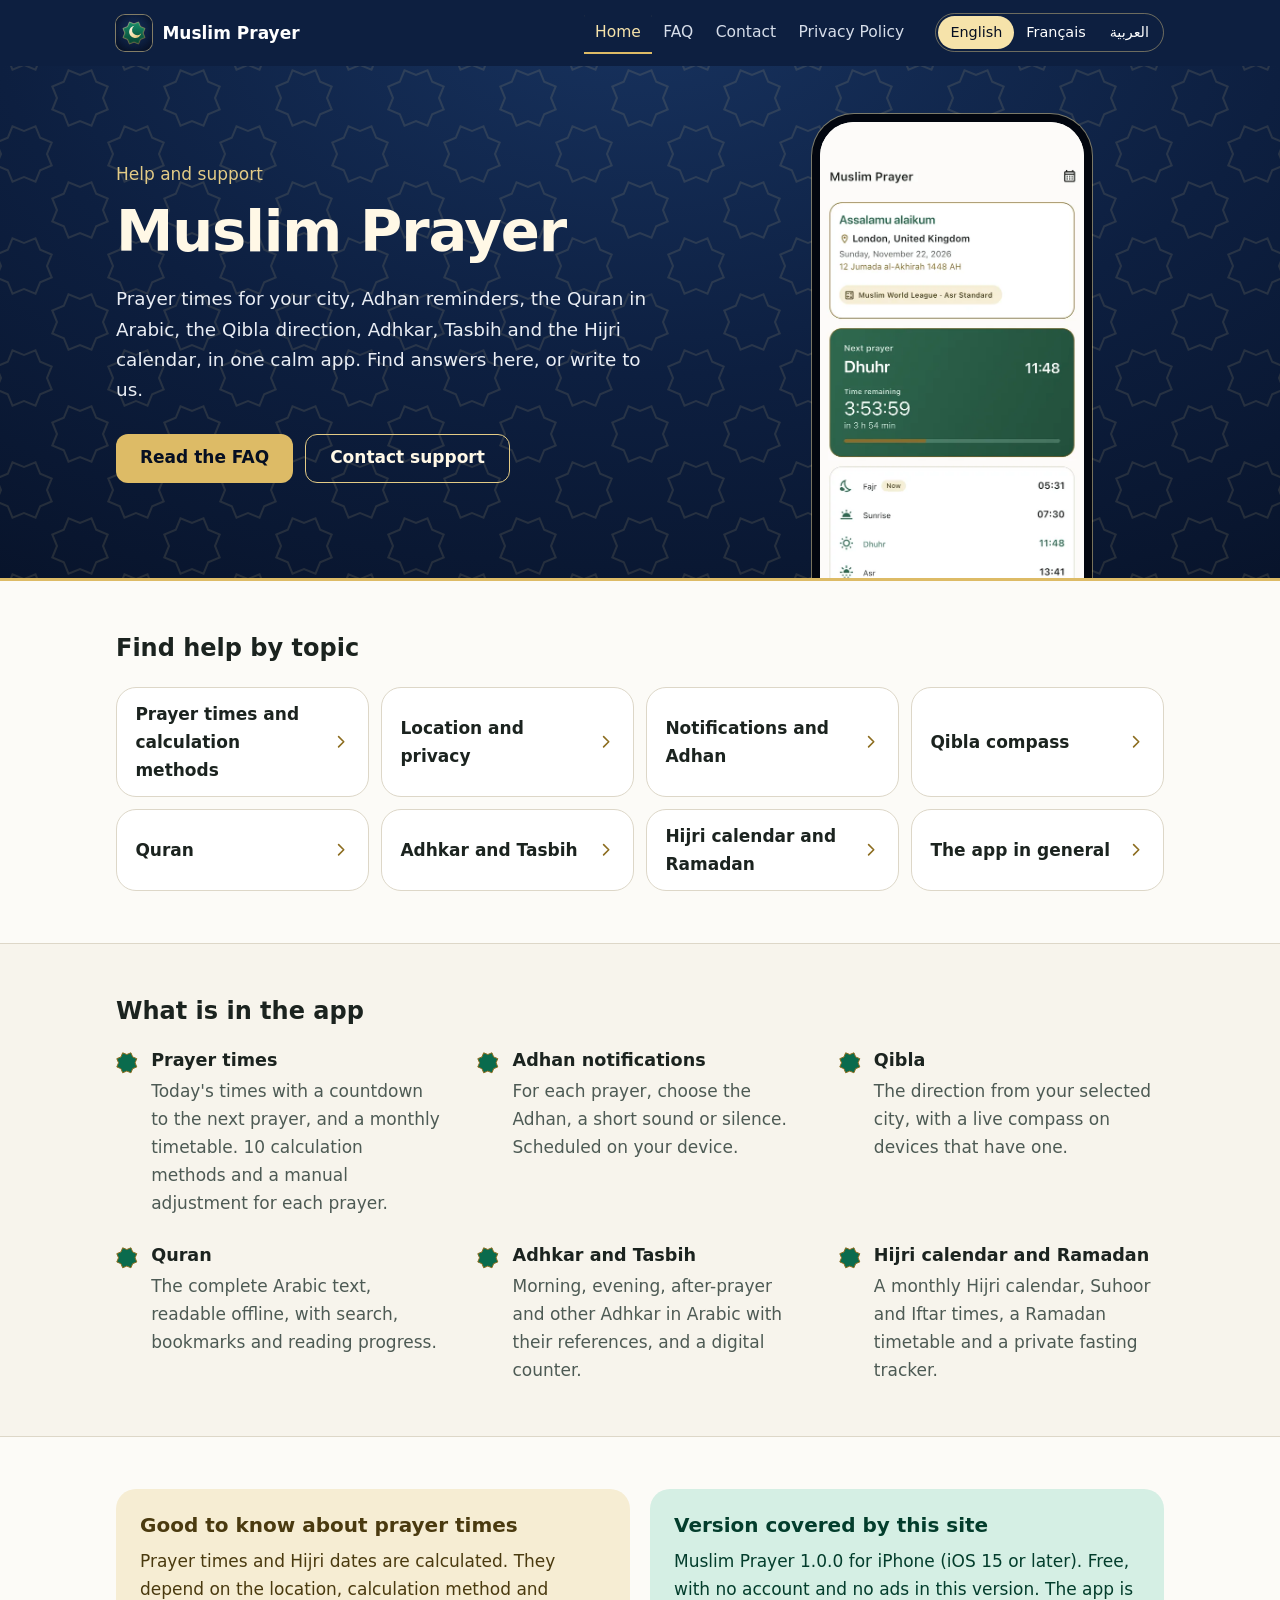
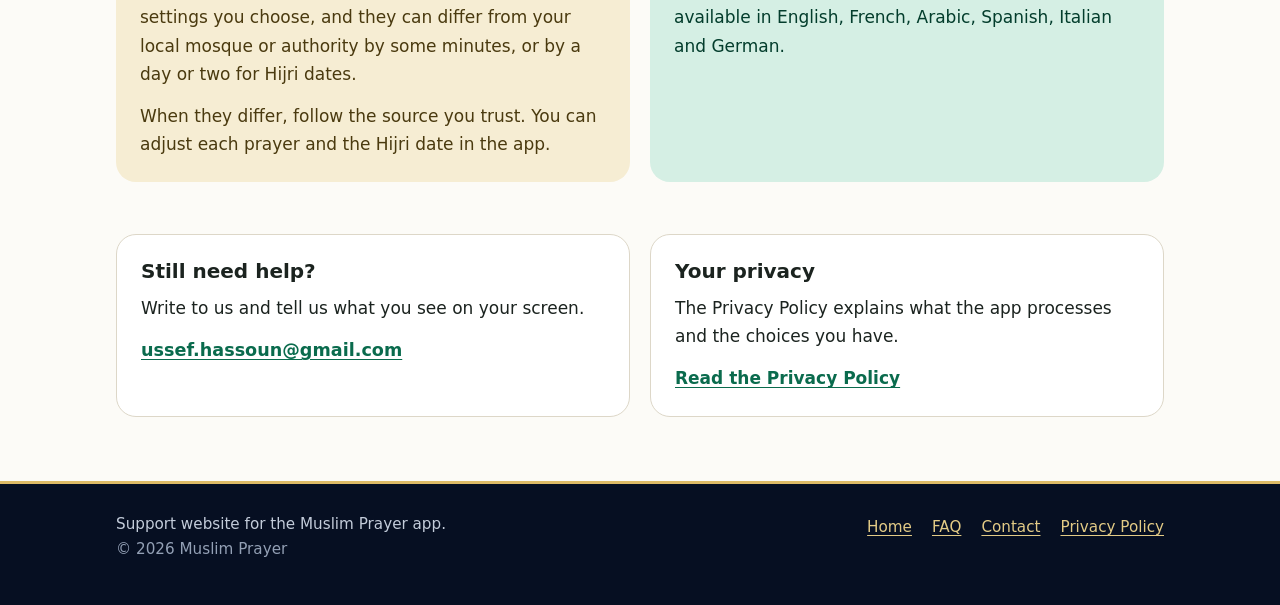
<file: docs/index.html>
<!doctype html>
<html lang="en" dir="ltr">
<head>
<meta charset="utf-8">
<meta name="viewport" content="width=device-width, initial-scale=1">
<title>Muslim Prayer – Support</title>
<meta name="description" content="Support for the Muslim Prayer app: prayer times, Adhan notifications, Qibla, Quran, Adhkar and Hijri calendar. Answers to common questions and how to contact us.">
<link rel="canonical" href="https://hassoundev.github.io/muslim-prayer-support/">
<link rel="alternate" hreflang="en" href="https://hassoundev.github.io/muslim-prayer-support/">
<link rel="alternate" hreflang="fr" href="https://hassoundev.github.io/muslim-prayer-support/fr/">
<link rel="alternate" hreflang="ar" href="https://hassoundev.github.io/muslim-prayer-support/ar/">
<link rel="alternate" hreflang="x-default" href="https://hassoundev.github.io/muslim-prayer-support/">
<meta property="og:type" content="website">
<meta property="og:site_name" content="Muslim Prayer">
<meta property="og:title" content="Muslim Prayer – Support">
<meta property="og:description" content="Support for the Muslim Prayer app: prayer times, Adhan notifications, Qibla, Quran, Adhkar and Hijri calendar. Answers to common questions and how to contact us.">
<meta property="og:url" content="https://hassoundev.github.io/muslim-prayer-support/">
<meta property="og:image" content="https://hassoundev.github.io/muslim-prayer-support/assets/og.png">
<meta property="og:image:width" content="1200">
<meta property="og:image:height" content="630">
<meta property="og:image:alt" content="Muslim Prayer">
<meta property="og:locale" content="en_US">
<meta property="og:locale:alternate" content="fr_FR">
<meta property="og:locale:alternate" content="ar_AR">
<meta name="twitter:card" content="summary_large_image">
<meta name="color-scheme" content="light dark">
<meta name="theme-color" content="#0D1F40">
<link rel="icon" href="assets/icon.svg" type="image/svg+xml">
<link rel="icon" href="assets/favicon-32.png" sizes="32x32" type="image/png">
<link rel="apple-touch-icon" href="assets/apple-touch-icon.png">
<link rel="stylesheet" href="assets/style.css">
<script src="assets/site.js" defer></script>
</head>
<body class="page-home">
<a class="skip" href="#main">Skip to content</a>
<header class="top">
<div class="wrap top-in">
<a class="brand" href="./"><img src="assets/icon.svg" width="36" height="36" alt=""><span><bdi>Muslim Prayer</bdi></span></a>
<nav class="main" aria-label="Main menu"><ul><li><a href="./" aria-current="page">Home</a></li><li><a href="faq.html">FAQ</a></li><li><a href="contact.html">Contact</a></li><li><a href="privacy.html">Privacy Policy</a></li></ul></nav>
<nav class="langs" aria-label="Language"><ul><li><a href="./" lang="en" hreflang="en" dir="ltr" data-lang-link aria-current="true">English</a></li><li><a href="fr/" lang="fr" hreflang="fr" dir="ltr" data-lang-link>Français</a></li><li><a href="ar/" lang="ar" hreflang="ar" dir="rtl" data-lang-link>العربية</a></li></ul></nav>
</div>
</header>
<main id="main">
<section class="hero">
<div class="wrap hero-in">
<div class="hero-text">
<p class="kicker">Help and support</p>
<h1><bdi>Muslim Prayer</bdi></h1>
<p class="lead">Prayer times for your city, Adhan reminders, the Quran in Arabic, the Qibla direction, Adhkar, Tasbih and the Hijri calendar, in one calm app. Find answers here, or write to us.</p>
<p class="actions"><a class="btn gold" href="faq.html">Read the FAQ</a>
<a class="btn line" href="contact.html">Contact support</a></p>
</div>
<div class="phone"><img src="assets/home-en.webp" width="560" height="1217" alt="The Muslim Prayer home screen: the next prayer with a countdown, and today&#x27;s prayer times for London."></div>
</div>
</section>
<section class="wrap sec" aria-labelledby="topics">
<h2 id="topics">Find help by topic</h2>
<ul class="topics"><li><a href="faq.html#prayer-times"><span>Prayer times and calculation methods</span><svg class="chev" viewBox="0 0 24 24" aria-hidden="true"><path d="M9 5l7 7-7 7"/></svg></a></li><li><a href="faq.html#location-privacy"><span>Location and privacy</span><svg class="chev" viewBox="0 0 24 24" aria-hidden="true"><path d="M9 5l7 7-7 7"/></svg></a></li><li><a href="faq.html#notifications"><span>Notifications and Adhan</span><svg class="chev" viewBox="0 0 24 24" aria-hidden="true"><path d="M9 5l7 7-7 7"/></svg></a></li><li><a href="faq.html#qibla"><span>Qibla compass</span><svg class="chev" viewBox="0 0 24 24" aria-hidden="true"><path d="M9 5l7 7-7 7"/></svg></a></li><li><a href="faq.html#quran"><span>Quran</span><svg class="chev" viewBox="0 0 24 24" aria-hidden="true"><path d="M9 5l7 7-7 7"/></svg></a></li><li><a href="faq.html#adhkar"><span>Adhkar and Tasbih</span><svg class="chev" viewBox="0 0 24 24" aria-hidden="true"><path d="M9 5l7 7-7 7"/></svg></a></li><li><a href="faq.html#hijri"><span>Hijri calendar and Ramadan</span><svg class="chev" viewBox="0 0 24 24" aria-hidden="true"><path d="M9 5l7 7-7 7"/></svg></a></li><li><a href="faq.html#general"><span>The app in general</span><svg class="chev" viewBox="0 0 24 24" aria-hidden="true"><path d="M9 5l7 7-7 7"/></svg></a></li></ul>
</section>
<section class="band" aria-labelledby="features">
<div class="wrap sec">
<h2 id="features">What is in the app</h2>
<ul class="features"><li><svg class="star" viewBox="0 0 24 24" aria-hidden="true"><path d="M16.6 .9l1.9 4.6 4.6 1.9L21.2 12l1.9 4.6-4.6 1.9-1.9 4.6L12 21.2l-4.6 1.9-1.9-4.6L.9 16.6 2.8 12 .9 7.4l4.6-1.9L7.4.9 12 2.8z"/></svg><div><h3>Prayer times</h3><p>Today's times with a countdown to the next prayer, and a monthly timetable. 10 calculation methods and a manual adjustment for each prayer.</p></div></li><li><svg class="star" viewBox="0 0 24 24" aria-hidden="true"><path d="M16.6 .9l1.9 4.6 4.6 1.9L21.2 12l1.9 4.6-4.6 1.9-1.9 4.6L12 21.2l-4.6 1.9-1.9-4.6L.9 16.6 2.8 12 .9 7.4l4.6-1.9L7.4.9 12 2.8z"/></svg><div><h3>Adhan notifications</h3><p>For each prayer, choose the Adhan, a short sound or silence. Scheduled on your device.</p></div></li><li><svg class="star" viewBox="0 0 24 24" aria-hidden="true"><path d="M16.6 .9l1.9 4.6 4.6 1.9L21.2 12l1.9 4.6-4.6 1.9-1.9 4.6L12 21.2l-4.6 1.9-1.9-4.6L.9 16.6 2.8 12 .9 7.4l4.6-1.9L7.4.9 12 2.8z"/></svg><div><h3>Qibla</h3><p>The direction from your selected city, with a live compass on devices that have one.</p></div></li><li><svg class="star" viewBox="0 0 24 24" aria-hidden="true"><path d="M16.6 .9l1.9 4.6 4.6 1.9L21.2 12l1.9 4.6-4.6 1.9-1.9 4.6L12 21.2l-4.6 1.9-1.9-4.6L.9 16.6 2.8 12 .9 7.4l4.6-1.9L7.4.9 12 2.8z"/></svg><div><h3>Quran</h3><p>The complete Arabic text, readable offline, with search, bookmarks and reading progress.</p></div></li><li><svg class="star" viewBox="0 0 24 24" aria-hidden="true"><path d="M16.6 .9l1.9 4.6 4.6 1.9L21.2 12l1.9 4.6-4.6 1.9-1.9 4.6L12 21.2l-4.6 1.9-1.9-4.6L.9 16.6 2.8 12 .9 7.4l4.6-1.9L7.4.9 12 2.8z"/></svg><div><h3>Adhkar and Tasbih</h3><p>Morning, evening, after-prayer and other Adhkar in Arabic with their references, and a digital counter.</p></div></li><li><svg class="star" viewBox="0 0 24 24" aria-hidden="true"><path d="M16.6 .9l1.9 4.6 4.6 1.9L21.2 12l1.9 4.6-4.6 1.9-1.9 4.6L12 21.2l-4.6 1.9-1.9-4.6L.9 16.6 2.8 12 .9 7.4l4.6-1.9L7.4.9 12 2.8z"/></svg><div><h3>Hijri calendar and Ramadan</h3><p>A monthly Hijri calendar, Suhoor and Iftar times, a Ramadan timetable and a private fasting tracker.</p></div></li></ul>
</div>
</section>
<section class="wrap sec duo">
<div class="note"><h2>Good to know about prayer times</h2><p>Prayer times and Hijri dates are calculated. They depend on the location, calculation method and settings you choose, and they can differ from your local mosque or authority by some minutes, or by a day or two for Hijri dates.</p>
<p>When they differ, follow the source you trust. You can adjust each prayer and the Hijri date in the app.</p></div>
<div class="note plain"><h2>Version covered by this site</h2><p>Muslim Prayer 1.0.0 for iPhone (iOS 15 or later). Free, with no account and no ads in this version. The app is available in English, French, Arabic, Spanish, Italian and German.</p></div>
</section>
<section class="wrap sec duo last">
<div class="card" id="contact"><h2>Still need help?</h2><p>Write to us and tell us what you see on your screen.</p>
<p><a class="email" href="mailto:ussef.hassoun@gmail.com?subject=Muslim%20Prayer%20%E2%80%93%20support"><bdi dir="ltr">ussef.hassoun@gmail.com</bdi></a></p></div>
<div class="card"><h2>Your privacy</h2><p>The Privacy Policy explains what the app processes and the choices you have.</p>
<p><a class="strong" href="privacy.html">Read the Privacy Policy</a></p></div>
</section>
</main>
<footer class="foot">
<div class="wrap foot-in">
<p>Support website for the Muslim Prayer app.<br><span class="copy">© 2026 <bdi>Muslim Prayer</bdi></span></p>
<nav aria-label="Main menu (2)"><ul><li><a href="./" aria-current="page">Home</a></li><li><a href="faq.html">FAQ</a></li><li><a href="contact.html">Contact</a></li><li><a href="privacy.html">Privacy Policy</a></li></ul></nav>
</div>
</footer>
</body>
</html>
</file>
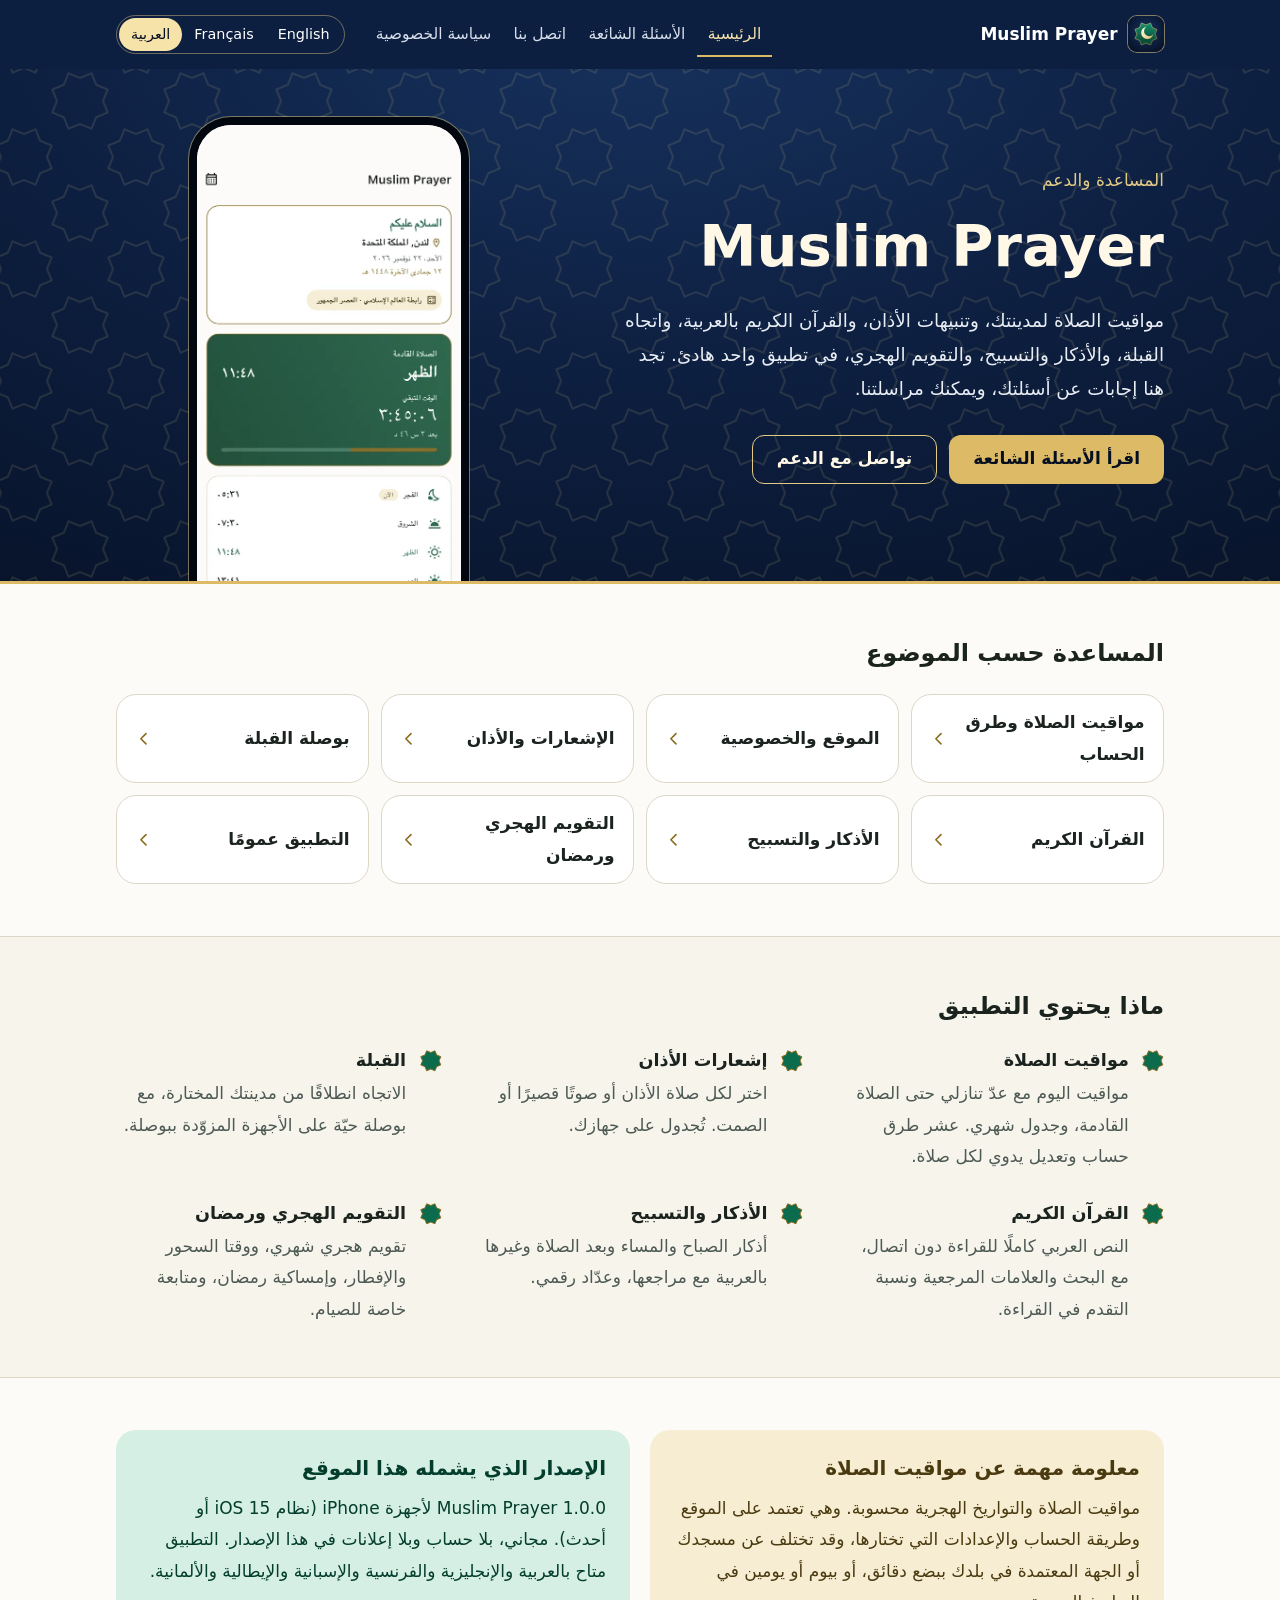
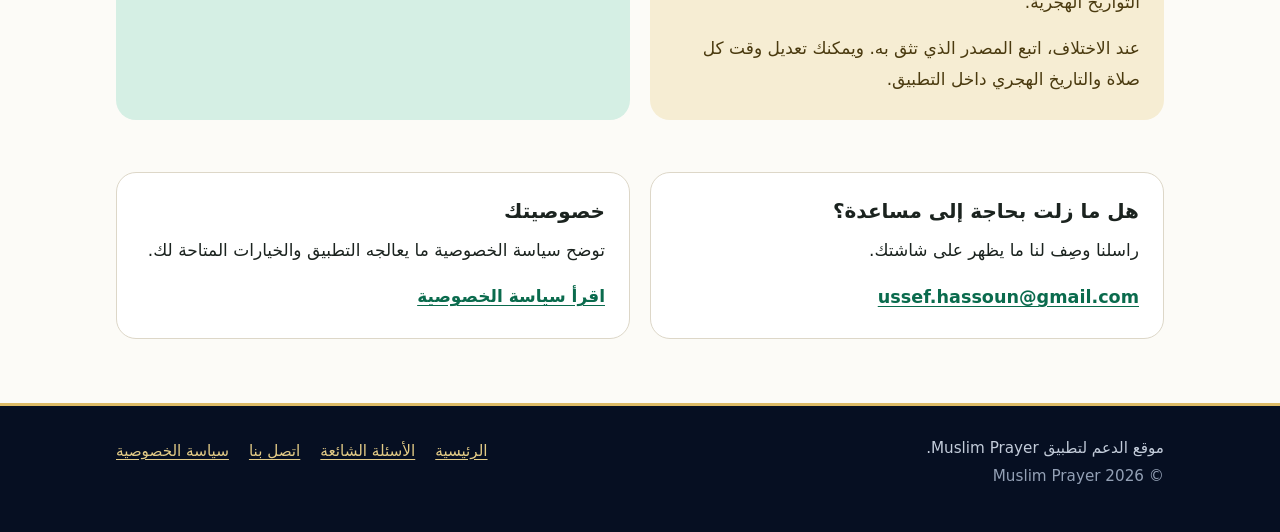
<file: docs/ar/index.html>
<!doctype html>
<html lang="ar" dir="rtl">
<head>
<meta charset="utf-8">
<meta name="viewport" content="width=device-width, initial-scale=1">
<title>Muslim Prayer – الدعم</title>
<meta name="description" content="دعم تطبيق Muslim Prayer‏: مواقيت الصلاة وإشعارات الأذان والقبلة والقرآن الكريم والأذكار والتقويم الهجري. إجابات عن الأسئلة الشائعة وطريقة التواصل معنا.">
<link rel="canonical" href="https://hassoundev.github.io/muslim-prayer-support/ar/">
<link rel="alternate" hreflang="en" href="https://hassoundev.github.io/muslim-prayer-support/">
<link rel="alternate" hreflang="fr" href="https://hassoundev.github.io/muslim-prayer-support/fr/">
<link rel="alternate" hreflang="ar" href="https://hassoundev.github.io/muslim-prayer-support/ar/">
<link rel="alternate" hreflang="x-default" href="https://hassoundev.github.io/muslim-prayer-support/">
<meta property="og:type" content="website">
<meta property="og:site_name" content="Muslim Prayer">
<meta property="og:title" content="Muslim Prayer – الدعم">
<meta property="og:description" content="دعم تطبيق Muslim Prayer‏: مواقيت الصلاة وإشعارات الأذان والقبلة والقرآن الكريم والأذكار والتقويم الهجري. إجابات عن الأسئلة الشائعة وطريقة التواصل معنا.">
<meta property="og:url" content="https://hassoundev.github.io/muslim-prayer-support/ar/">
<meta property="og:image" content="https://hassoundev.github.io/muslim-prayer-support/assets/og.png">
<meta property="og:image:width" content="1200">
<meta property="og:image:height" content="630">
<meta property="og:image:alt" content="Muslim Prayer">
<meta property="og:locale" content="ar_AR">
<meta property="og:locale:alternate" content="en_US">
<meta property="og:locale:alternate" content="fr_FR">
<meta name="twitter:card" content="summary_large_image">
<meta name="color-scheme" content="light dark">
<meta name="theme-color" content="#0D1F40">
<link rel="icon" href="../assets/icon.svg" type="image/svg+xml">
<link rel="icon" href="../assets/favicon-32.png" sizes="32x32" type="image/png">
<link rel="apple-touch-icon" href="../assets/apple-touch-icon.png">
<link rel="stylesheet" href="../assets/style.css">
<script src="../assets/site.js" defer></script>
</head>
<body class="page-home">
<a class="skip" href="#main">الانتقال إلى المحتوى</a>
<header class="top">
<div class="wrap top-in">
<a class="brand" href="./"><img src="../assets/icon.svg" width="36" height="36" alt=""><span><bdi>Muslim Prayer</bdi></span></a>
<nav class="main" aria-label="القائمة الرئيسية"><ul><li><a href="./" aria-current="page">الرئيسية</a></li><li><a href="faq.html">الأسئلة الشائعة</a></li><li><a href="contact.html">اتصل بنا</a></li><li><a href="privacy.html">سياسة الخصوصية</a></li></ul></nav>
<nav class="langs" aria-label="اللغة"><ul><li><a href="../" lang="en" hreflang="en" dir="ltr" data-lang-link>English</a></li><li><a href="../fr/" lang="fr" hreflang="fr" dir="ltr" data-lang-link>Français</a></li><li><a href="./" lang="ar" hreflang="ar" dir="rtl" data-lang-link aria-current="true">العربية</a></li></ul></nav>
</div>
</header>
<main id="main">
<section class="hero">
<div class="wrap hero-in">
<div class="hero-text">
<p class="kicker">المساعدة والدعم</p>
<h1><bdi>Muslim Prayer</bdi></h1>
<p class="lead">مواقيت الصلاة لمدينتك، وتنبيهات الأذان، والقرآن الكريم بالعربية، واتجاه القبلة، والأذكار والتسبيح، والتقويم الهجري، في تطبيق واحد هادئ. تجد هنا إجابات عن أسئلتك، ويمكنك مراسلتنا.</p>
<p class="actions"><a class="btn gold" href="faq.html">اقرأ الأسئلة الشائعة</a>
<a class="btn line" href="contact.html">تواصل مع الدعم</a></p>
</div>
<div class="phone"><img src="../assets/home-ar.webp" width="560" height="1217" alt="الشاشة الرئيسية لتطبيق Muslim Prayer‏: الصلاة القادمة مع عدّ تنازلي، ومواقيت اليوم في لندن."></div>
</div>
</section>
<section class="wrap sec" aria-labelledby="topics">
<h2 id="topics">المساعدة حسب الموضوع</h2>
<ul class="topics"><li><a href="faq.html#prayer-times"><span>مواقيت الصلاة وطرق الحساب</span><svg class="chev" viewBox="0 0 24 24" aria-hidden="true"><path d="M9 5l7 7-7 7"/></svg></a></li><li><a href="faq.html#location-privacy"><span>الموقع والخصوصية</span><svg class="chev" viewBox="0 0 24 24" aria-hidden="true"><path d="M9 5l7 7-7 7"/></svg></a></li><li><a href="faq.html#notifications"><span>الإشعارات والأذان</span><svg class="chev" viewBox="0 0 24 24" aria-hidden="true"><path d="M9 5l7 7-7 7"/></svg></a></li><li><a href="faq.html#qibla"><span>بوصلة القبلة</span><svg class="chev" viewBox="0 0 24 24" aria-hidden="true"><path d="M9 5l7 7-7 7"/></svg></a></li><li><a href="faq.html#quran"><span>القرآن الكريم</span><svg class="chev" viewBox="0 0 24 24" aria-hidden="true"><path d="M9 5l7 7-7 7"/></svg></a></li><li><a href="faq.html#adhkar"><span>الأذكار والتسبيح</span><svg class="chev" viewBox="0 0 24 24" aria-hidden="true"><path d="M9 5l7 7-7 7"/></svg></a></li><li><a href="faq.html#hijri"><span>التقويم الهجري ورمضان</span><svg class="chev" viewBox="0 0 24 24" aria-hidden="true"><path d="M9 5l7 7-7 7"/></svg></a></li><li><a href="faq.html#general"><span>التطبيق عمومًا</span><svg class="chev" viewBox="0 0 24 24" aria-hidden="true"><path d="M9 5l7 7-7 7"/></svg></a></li></ul>
</section>
<section class="band" aria-labelledby="features">
<div class="wrap sec">
<h2 id="features">ماذا يحتوي التطبيق</h2>
<ul class="features"><li><svg class="star" viewBox="0 0 24 24" aria-hidden="true"><path d="M16.6 .9l1.9 4.6 4.6 1.9L21.2 12l1.9 4.6-4.6 1.9-1.9 4.6L12 21.2l-4.6 1.9-1.9-4.6L.9 16.6 2.8 12 .9 7.4l4.6-1.9L7.4.9 12 2.8z"/></svg><div><h3>مواقيت الصلاة</h3><p>مواقيت اليوم مع عدّ تنازلي حتى الصلاة القادمة، وجدول شهري. عشر طرق حساب وتعديل يدوي لكل صلاة.</p></div></li><li><svg class="star" viewBox="0 0 24 24" aria-hidden="true"><path d="M16.6 .9l1.9 4.6 4.6 1.9L21.2 12l1.9 4.6-4.6 1.9-1.9 4.6L12 21.2l-4.6 1.9-1.9-4.6L.9 16.6 2.8 12 .9 7.4l4.6-1.9L7.4.9 12 2.8z"/></svg><div><h3>إشعارات الأذان</h3><p>اختر لكل صلاة الأذان أو صوتًا قصيرًا أو الصمت. تُجدول على جهازك.</p></div></li><li><svg class="star" viewBox="0 0 24 24" aria-hidden="true"><path d="M16.6 .9l1.9 4.6 4.6 1.9L21.2 12l1.9 4.6-4.6 1.9-1.9 4.6L12 21.2l-4.6 1.9-1.9-4.6L.9 16.6 2.8 12 .9 7.4l4.6-1.9L7.4.9 12 2.8z"/></svg><div><h3>القبلة</h3><p>الاتجاه انطلاقًا من مدينتك المختارة، مع بوصلة حيّة على الأجهزة المزوّدة ببوصلة.</p></div></li><li><svg class="star" viewBox="0 0 24 24" aria-hidden="true"><path d="M16.6 .9l1.9 4.6 4.6 1.9L21.2 12l1.9 4.6-4.6 1.9-1.9 4.6L12 21.2l-4.6 1.9-1.9-4.6L.9 16.6 2.8 12 .9 7.4l4.6-1.9L7.4.9 12 2.8z"/></svg><div><h3>القرآن الكريم</h3><p>النص العربي كاملًا للقراءة دون اتصال، مع البحث والعلامات المرجعية ونسبة التقدم في القراءة.</p></div></li><li><svg class="star" viewBox="0 0 24 24" aria-hidden="true"><path d="M16.6 .9l1.9 4.6 4.6 1.9L21.2 12l1.9 4.6-4.6 1.9-1.9 4.6L12 21.2l-4.6 1.9-1.9-4.6L.9 16.6 2.8 12 .9 7.4l4.6-1.9L7.4.9 12 2.8z"/></svg><div><h3>الأذكار والتسبيح</h3><p>أذكار الصباح والمساء وبعد الصلاة وغيرها بالعربية مع مراجعها، وعدّاد رقمي.</p></div></li><li><svg class="star" viewBox="0 0 24 24" aria-hidden="true"><path d="M16.6 .9l1.9 4.6 4.6 1.9L21.2 12l1.9 4.6-4.6 1.9-1.9 4.6L12 21.2l-4.6 1.9-1.9-4.6L.9 16.6 2.8 12 .9 7.4l4.6-1.9L7.4.9 12 2.8z"/></svg><div><h3>التقويم الهجري ورمضان</h3><p>تقويم هجري شهري، ووقتا السحور والإفطار، وإمساكية رمضان، ومتابعة خاصة للصيام.</p></div></li></ul>
</div>
</section>
<section class="wrap sec duo">
<div class="note"><h2>معلومة مهمة عن مواقيت الصلاة</h2><p>مواقيت الصلاة والتواريخ الهجرية محسوبة. وهي تعتمد على الموقع وطريقة الحساب والإعدادات التي تختارها، وقد تختلف عن مسجدك أو الجهة المعتمدة في بلدك ببضع دقائق، أو بيوم أو يومين في التواريخ الهجرية.</p>
<p>عند الاختلاف، اتبع المصدر الذي تثق به. ويمكنك تعديل وقت كل صلاة والتاريخ الهجري داخل التطبيق.</p></div>
<div class="note plain"><h2>الإصدار الذي يشمله هذا الموقع</h2><p>Muslim Prayer 1.0.0 لأجهزة iPhone (نظام iOS 15 أو أحدث). مجاني، بلا حساب وبلا إعلانات في هذا الإصدار. التطبيق متاح بالعربية والإنجليزية والفرنسية والإسبانية والإيطالية والألمانية.</p></div>
</section>
<section class="wrap sec duo last">
<div class="card" id="contact"><h2>هل ما زلت بحاجة إلى مساعدة؟</h2><p>راسلنا وصِف لنا ما يظهر على شاشتك.</p>
<p><a class="email" href="mailto:ussef.hassoun@gmail.com?subject=Muslim%20Prayer%20%E2%80%93%20%D8%A7%D9%84%D8%AF%D8%B9%D9%85"><bdi dir="ltr">ussef.hassoun@gmail.com</bdi></a></p></div>
<div class="card"><h2>خصوصيتك</h2><p>توضح سياسة الخصوصية ما يعالجه التطبيق والخيارات المتاحة لك.</p>
<p><a class="strong" href="privacy.html">اقرأ سياسة الخصوصية</a></p></div>
</section>
</main>
<footer class="foot">
<div class="wrap foot-in">
<p>موقع الدعم لتطبيق Muslim Prayer‏.<br><span class="copy">© 2026 <bdi>Muslim Prayer</bdi></span></p>
<nav aria-label="القائمة الرئيسية (2)"><ul><li><a href="./" aria-current="page">الرئيسية</a></li><li><a href="faq.html">الأسئلة الشائعة</a></li><li><a href="contact.html">اتصل بنا</a></li><li><a href="privacy.html">سياسة الخصوصية</a></li></ul></nav>
</div>
</footer>
</body>
</html>
</file>
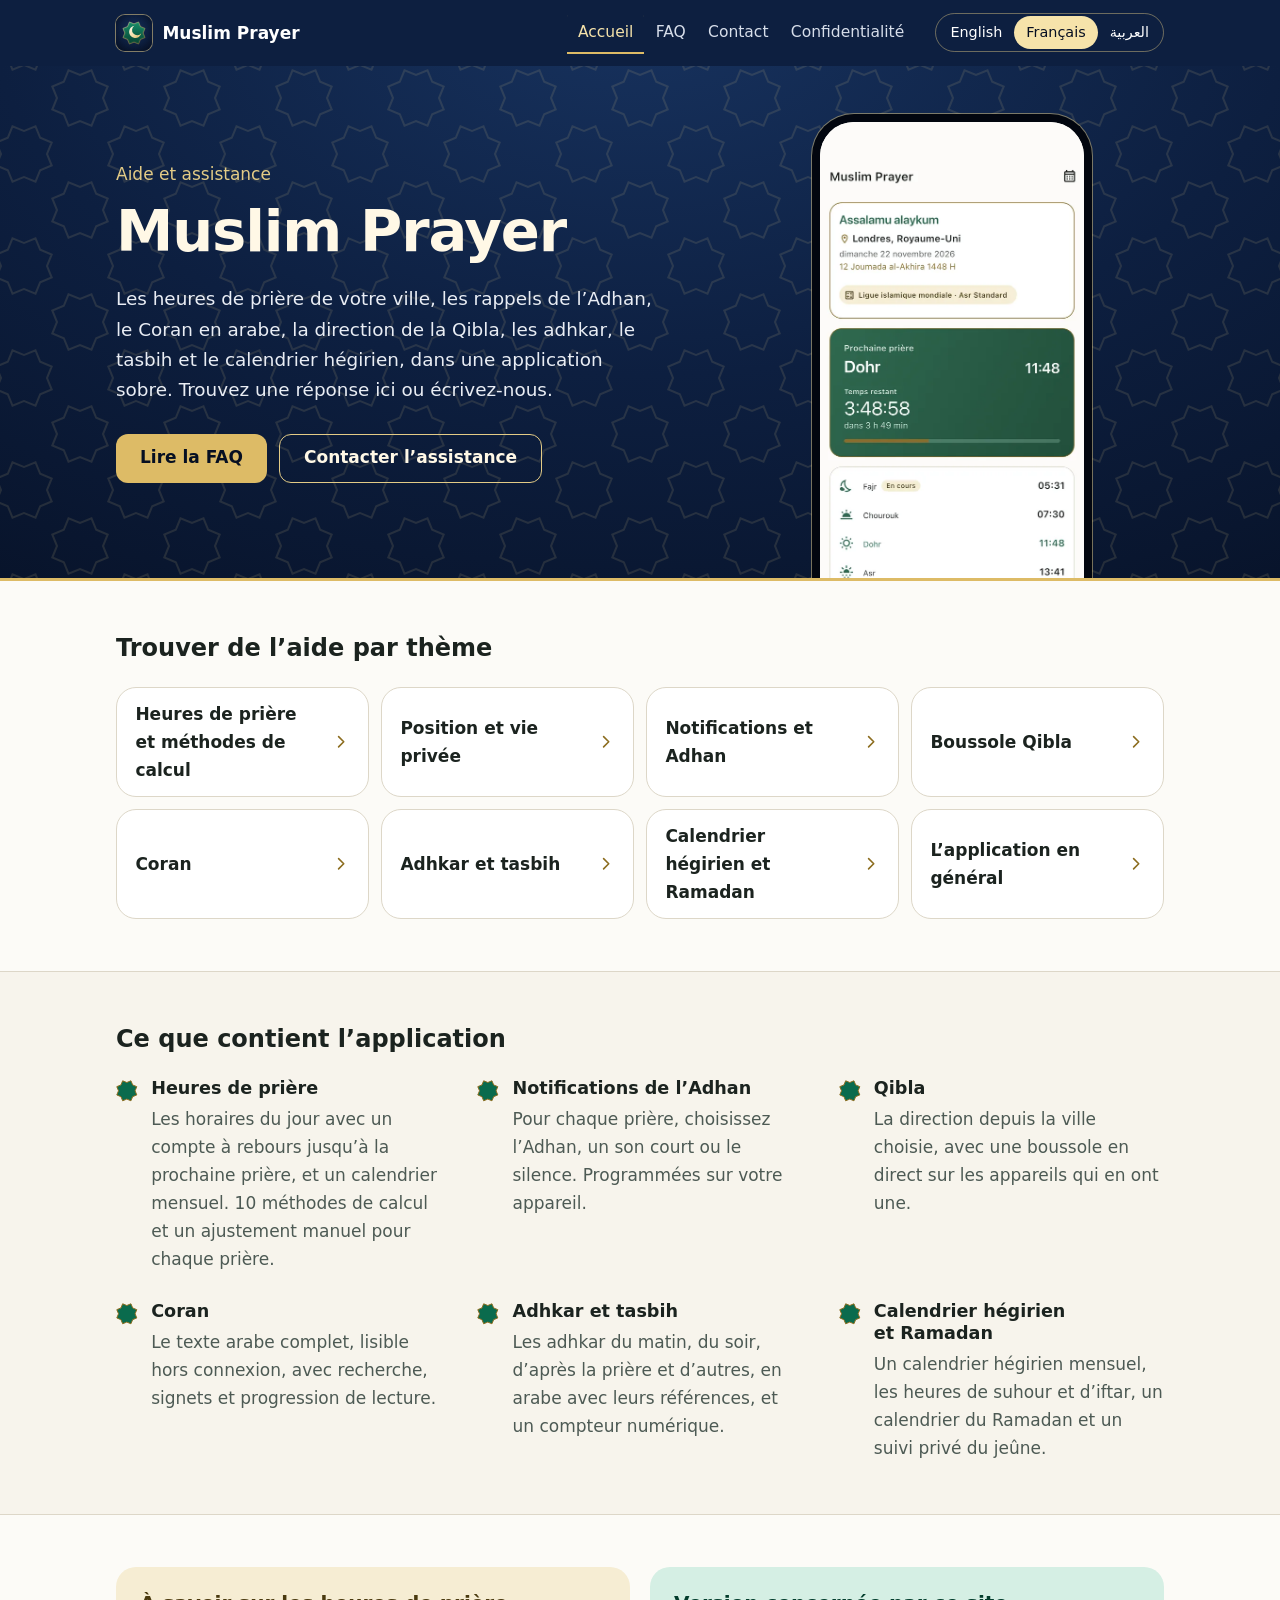
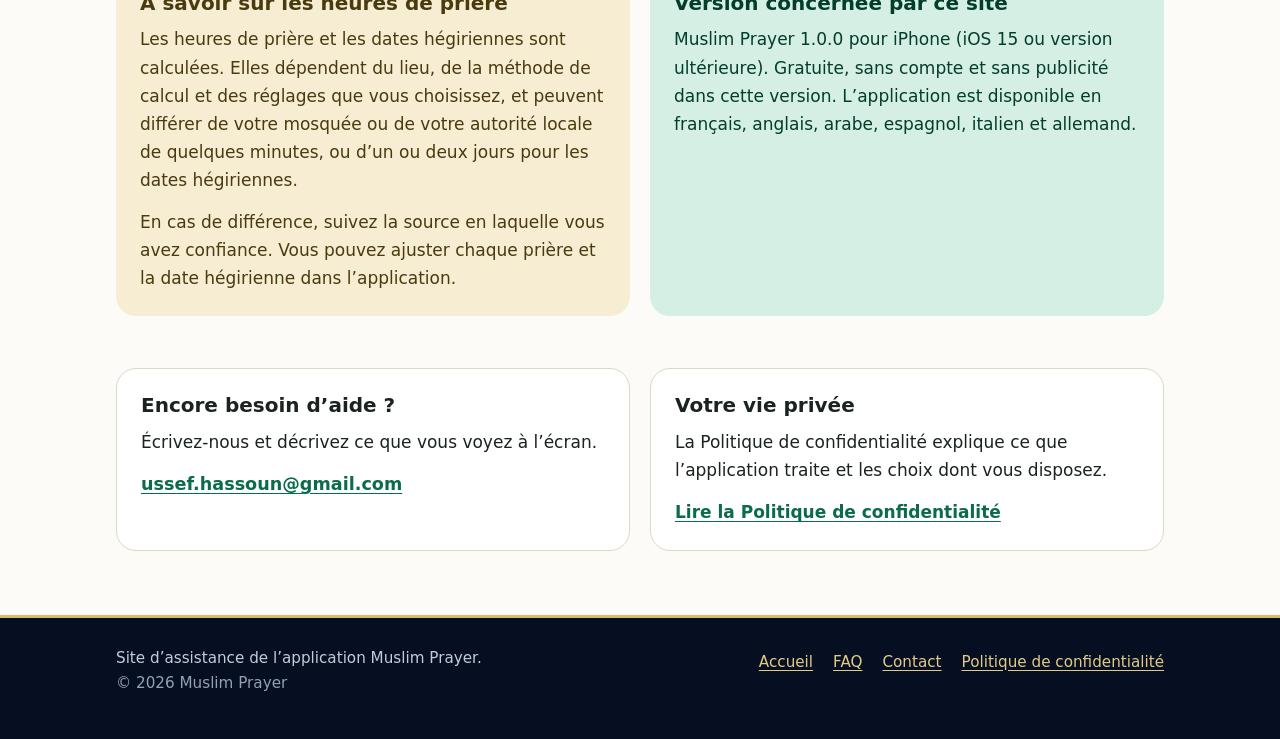
<file: docs/fr/index.html>
<!doctype html>
<html lang="fr" dir="ltr">
<head>
<meta charset="utf-8">
<meta name="viewport" content="width=device-width, initial-scale=1">
<title>Muslim Prayer – Assistance</title>
<meta name="description" content="Assistance de l’application Muslim Prayer : heures de prière, notifications de l’Adhan, Qibla, Coran, adhkar et calendrier hégirien. Réponses aux questions courantes et contact.">
<link rel="canonical" href="https://hassoundev.github.io/muslim-prayer-support/fr/">
<link rel="alternate" hreflang="en" href="https://hassoundev.github.io/muslim-prayer-support/">
<link rel="alternate" hreflang="fr" href="https://hassoundev.github.io/muslim-prayer-support/fr/">
<link rel="alternate" hreflang="ar" href="https://hassoundev.github.io/muslim-prayer-support/ar/">
<link rel="alternate" hreflang="x-default" href="https://hassoundev.github.io/muslim-prayer-support/">
<meta property="og:type" content="website">
<meta property="og:site_name" content="Muslim Prayer">
<meta property="og:title" content="Muslim Prayer – Assistance">
<meta property="og:description" content="Assistance de l’application Muslim Prayer : heures de prière, notifications de l’Adhan, Qibla, Coran, adhkar et calendrier hégirien. Réponses aux questions courantes et contact.">
<meta property="og:url" content="https://hassoundev.github.io/muslim-prayer-support/fr/">
<meta property="og:image" content="https://hassoundev.github.io/muslim-prayer-support/assets/og.png">
<meta property="og:image:width" content="1200">
<meta property="og:image:height" content="630">
<meta property="og:image:alt" content="Muslim Prayer">
<meta property="og:locale" content="fr_FR">
<meta property="og:locale:alternate" content="en_US">
<meta property="og:locale:alternate" content="ar_AR">
<meta name="twitter:card" content="summary_large_image">
<meta name="color-scheme" content="light dark">
<meta name="theme-color" content="#0D1F40">
<link rel="icon" href="../assets/icon.svg" type="image/svg+xml">
<link rel="icon" href="../assets/favicon-32.png" sizes="32x32" type="image/png">
<link rel="apple-touch-icon" href="../assets/apple-touch-icon.png">
<link rel="stylesheet" href="../assets/style.css">
<script src="../assets/site.js" defer></script>
</head>
<body class="page-home">
<a class="skip" href="#main">Aller au contenu</a>
<header class="top">
<div class="wrap top-in">
<a class="brand" href="./"><img src="../assets/icon.svg" width="36" height="36" alt=""><span><bdi>Muslim Prayer</bdi></span></a>
<nav class="main" aria-label="Menu principal"><ul><li><a href="./" aria-current="page">Accueil</a></li><li><a href="faq.html">FAQ</a></li><li><a href="contact.html">Contact</a></li><li><a href="privacy.html">Confidentialité</a></li></ul></nav>
<nav class="langs" aria-label="Langue"><ul><li><a href="../" lang="en" hreflang="en" dir="ltr" data-lang-link>English</a></li><li><a href="./" lang="fr" hreflang="fr" dir="ltr" data-lang-link aria-current="true">Français</a></li><li><a href="../ar/" lang="ar" hreflang="ar" dir="rtl" data-lang-link>العربية</a></li></ul></nav>
</div>
</header>
<main id="main">
<section class="hero">
<div class="wrap hero-in">
<div class="hero-text">
<p class="kicker">Aide et assistance</p>
<h1><bdi>Muslim Prayer</bdi></h1>
<p class="lead">Les heures de prière de votre ville, les rappels de l’Adhan, le Coran en arabe, la direction de la Qibla, les adhkar, le tasbih et le calendrier hégirien, dans une application sobre. Trouvez une réponse ici ou écrivez-nous.</p>
<p class="actions"><a class="btn gold" href="faq.html">Lire la FAQ</a>
<a class="btn line" href="contact.html">Contacter l’assistance</a></p>
</div>
<div class="phone"><img src="../assets/home-fr.webp" width="560" height="1217" alt="L’écran d’accueil de Muslim Prayer : la prochaine prière avec un compte à rebours et les horaires du jour à Londres."></div>
</div>
</section>
<section class="wrap sec" aria-labelledby="topics">
<h2 id="topics">Trouver de l’aide par thème</h2>
<ul class="topics"><li><a href="faq.html#prayer-times"><span>Heures de prière et méthodes de calcul</span><svg class="chev" viewBox="0 0 24 24" aria-hidden="true"><path d="M9 5l7 7-7 7"/></svg></a></li><li><a href="faq.html#location-privacy"><span>Position et vie privée</span><svg class="chev" viewBox="0 0 24 24" aria-hidden="true"><path d="M9 5l7 7-7 7"/></svg></a></li><li><a href="faq.html#notifications"><span>Notifications et Adhan</span><svg class="chev" viewBox="0 0 24 24" aria-hidden="true"><path d="M9 5l7 7-7 7"/></svg></a></li><li><a href="faq.html#qibla"><span>Boussole Qibla</span><svg class="chev" viewBox="0 0 24 24" aria-hidden="true"><path d="M9 5l7 7-7 7"/></svg></a></li><li><a href="faq.html#quran"><span>Coran</span><svg class="chev" viewBox="0 0 24 24" aria-hidden="true"><path d="M9 5l7 7-7 7"/></svg></a></li><li><a href="faq.html#adhkar"><span>Adhkar et tasbih</span><svg class="chev" viewBox="0 0 24 24" aria-hidden="true"><path d="M9 5l7 7-7 7"/></svg></a></li><li><a href="faq.html#hijri"><span>Calendrier hégirien et Ramadan</span><svg class="chev" viewBox="0 0 24 24" aria-hidden="true"><path d="M9 5l7 7-7 7"/></svg></a></li><li><a href="faq.html#general"><span>L’application en général</span><svg class="chev" viewBox="0 0 24 24" aria-hidden="true"><path d="M9 5l7 7-7 7"/></svg></a></li></ul>
</section>
<section class="band" aria-labelledby="features">
<div class="wrap sec">
<h2 id="features">Ce que contient l’application</h2>
<ul class="features"><li><svg class="star" viewBox="0 0 24 24" aria-hidden="true"><path d="M16.6 .9l1.9 4.6 4.6 1.9L21.2 12l1.9 4.6-4.6 1.9-1.9 4.6L12 21.2l-4.6 1.9-1.9-4.6L.9 16.6 2.8 12 .9 7.4l4.6-1.9L7.4.9 12 2.8z"/></svg><div><h3>Heures de prière</h3><p>Les horaires du jour avec un compte à rebours jusqu’à la prochaine prière, et un calendrier mensuel. 10 méthodes de calcul et un ajustement manuel pour chaque prière.</p></div></li><li><svg class="star" viewBox="0 0 24 24" aria-hidden="true"><path d="M16.6 .9l1.9 4.6 4.6 1.9L21.2 12l1.9 4.6-4.6 1.9-1.9 4.6L12 21.2l-4.6 1.9-1.9-4.6L.9 16.6 2.8 12 .9 7.4l4.6-1.9L7.4.9 12 2.8z"/></svg><div><h3>Notifications de l’Adhan</h3><p>Pour chaque prière, choisissez l’Adhan, un son court ou le silence. Programmées sur votre appareil.</p></div></li><li><svg class="star" viewBox="0 0 24 24" aria-hidden="true"><path d="M16.6 .9l1.9 4.6 4.6 1.9L21.2 12l1.9 4.6-4.6 1.9-1.9 4.6L12 21.2l-4.6 1.9-1.9-4.6L.9 16.6 2.8 12 .9 7.4l4.6-1.9L7.4.9 12 2.8z"/></svg><div><h3>Qibla</h3><p>La direction depuis la ville choisie, avec une boussole en direct sur les appareils qui en ont une.</p></div></li><li><svg class="star" viewBox="0 0 24 24" aria-hidden="true"><path d="M16.6 .9l1.9 4.6 4.6 1.9L21.2 12l1.9 4.6-4.6 1.9-1.9 4.6L12 21.2l-4.6 1.9-1.9-4.6L.9 16.6 2.8 12 .9 7.4l4.6-1.9L7.4.9 12 2.8z"/></svg><div><h3>Coran</h3><p>Le texte arabe complet, lisible hors connexion, avec recherche, signets et progression de lecture.</p></div></li><li><svg class="star" viewBox="0 0 24 24" aria-hidden="true"><path d="M16.6 .9l1.9 4.6 4.6 1.9L21.2 12l1.9 4.6-4.6 1.9-1.9 4.6L12 21.2l-4.6 1.9-1.9-4.6L.9 16.6 2.8 12 .9 7.4l4.6-1.9L7.4.9 12 2.8z"/></svg><div><h3>Adhkar et tasbih</h3><p>Les adhkar du matin, du soir, d’après la prière et d’autres, en arabe avec leurs références, et un compteur numérique.</p></div></li><li><svg class="star" viewBox="0 0 24 24" aria-hidden="true"><path d="M16.6 .9l1.9 4.6 4.6 1.9L21.2 12l1.9 4.6-4.6 1.9-1.9 4.6L12 21.2l-4.6 1.9-1.9-4.6L.9 16.6 2.8 12 .9 7.4l4.6-1.9L7.4.9 12 2.8z"/></svg><div><h3>Calendrier hégirien et Ramadan</h3><p>Un calendrier hégirien mensuel, les heures de suhour et d’iftar, un calendrier du Ramadan et un suivi privé du jeûne.</p></div></li></ul>
</div>
</section>
<section class="wrap sec duo">
<div class="note"><h2>À savoir sur les heures de prière</h2><p>Les heures de prière et les dates hégiriennes sont calculées. Elles dépendent du lieu, de la méthode de calcul et des réglages que vous choisissez, et peuvent différer de votre mosquée ou de votre autorité locale de quelques minutes, ou d’un ou deux jours pour les dates hégiriennes.</p>
<p>En cas de différence, suivez la source en laquelle vous avez confiance. Vous pouvez ajuster chaque prière et la date hégirienne dans l’application.</p></div>
<div class="note plain"><h2>Version concernée par ce site</h2><p>Muslim Prayer 1.0.0 pour iPhone (iOS 15 ou version ultérieure). Gratuite, sans compte et sans publicité dans cette version. L’application est disponible en français, anglais, arabe, espagnol, italien et allemand.</p></div>
</section>
<section class="wrap sec duo last">
<div class="card" id="contact"><h2>Encore besoin d’aide ?</h2><p>Écrivez-nous et décrivez ce que vous voyez à l’écran.</p>
<p><a class="email" href="mailto:ussef.hassoun@gmail.com?subject=Muslim%20Prayer%20%E2%80%93%20assistance"><bdi dir="ltr">ussef.hassoun@gmail.com</bdi></a></p></div>
<div class="card"><h2>Votre vie privée</h2><p>La Politique de confidentialité explique ce que l’application traite et les choix dont vous disposez.</p>
<p><a class="strong" href="privacy.html">Lire la Politique de confidentialité</a></p></div>
</section>
</main>
<footer class="foot">
<div class="wrap foot-in">
<p>Site d’assistance de l’application Muslim Prayer.<br><span class="copy">© 2026 <bdi>Muslim Prayer</bdi></span></p>
<nav aria-label="Menu principal (2)"><ul><li><a href="./" aria-current="page">Accueil</a></li><li><a href="faq.html">FAQ</a></li><li><a href="contact.html">Contact</a></li><li><a href="privacy.html">Politique de confidentialité</a></li></ul></nav>
</div>
</footer>
</body>
</html>
</file>
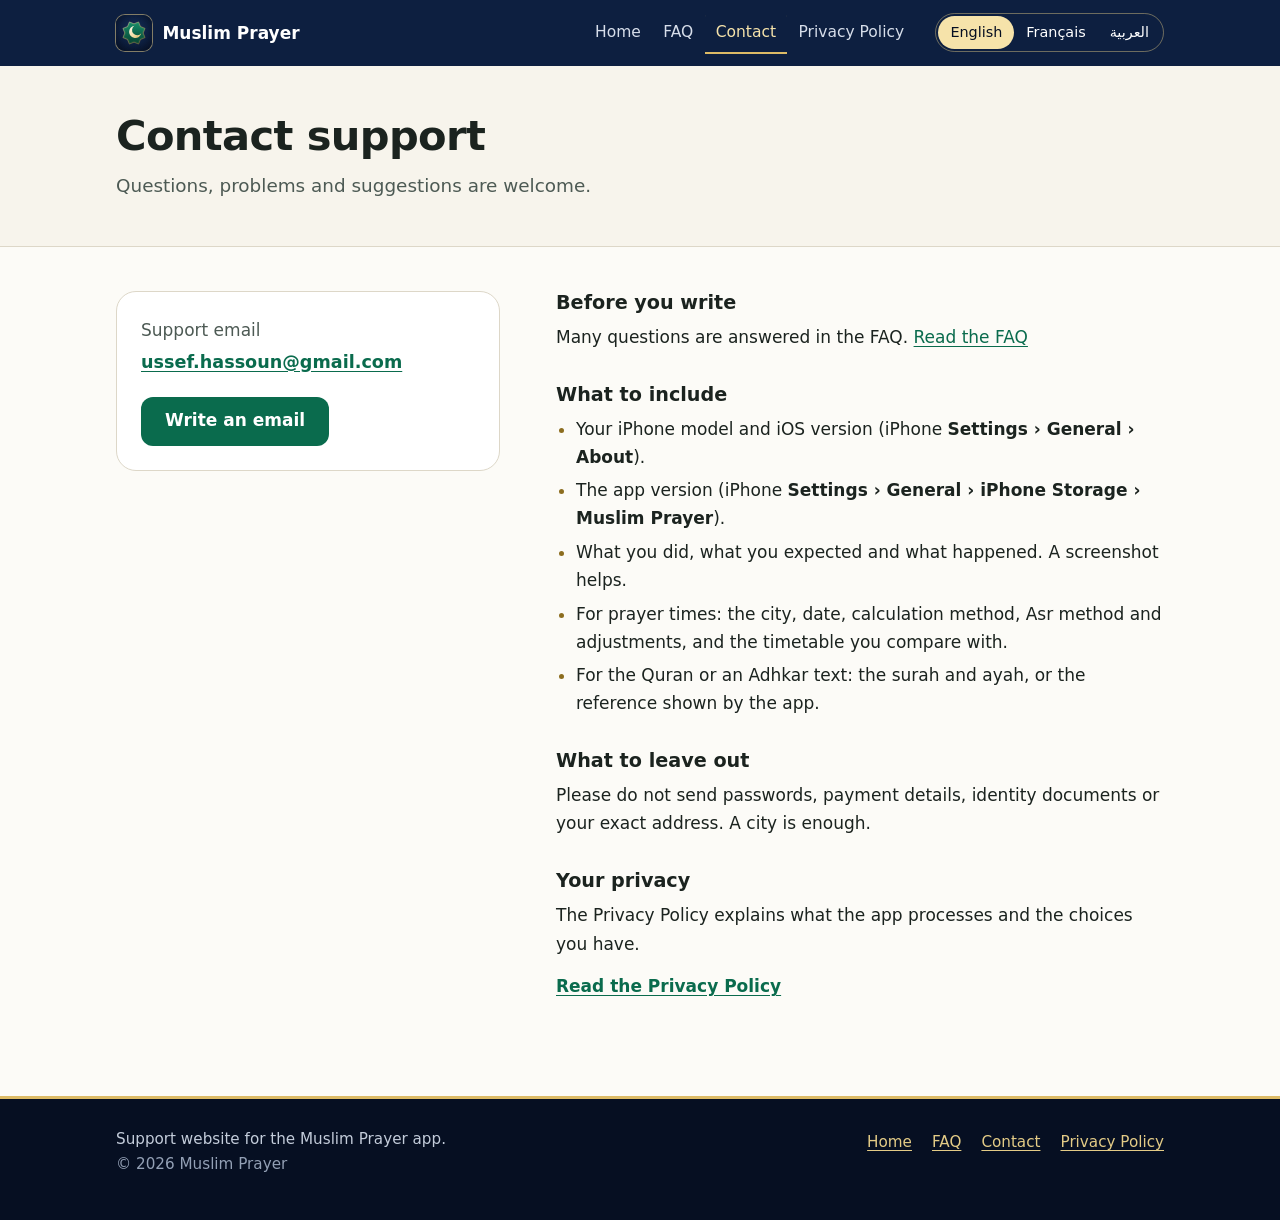
<file: docs/contact.html>
<!doctype html>
<html lang="en" dir="ltr">
<head>
<meta charset="utf-8">
<meta name="viewport" content="width=device-width, initial-scale=1">
<title>Contact – Muslim Prayer</title>
<meta name="description" content="Contact the Muslim Prayer support team by email, and see what to include so that we can help you.">
<link rel="canonical" href="https://hassoundev.github.io/muslim-prayer-support/contact.html">
<link rel="alternate" hreflang="en" href="https://hassoundev.github.io/muslim-prayer-support/contact.html">
<link rel="alternate" hreflang="fr" href="https://hassoundev.github.io/muslim-prayer-support/fr/contact.html">
<link rel="alternate" hreflang="ar" href="https://hassoundev.github.io/muslim-prayer-support/ar/contact.html">
<link rel="alternate" hreflang="x-default" href="https://hassoundev.github.io/muslim-prayer-support/contact.html">
<meta property="og:type" content="website">
<meta property="og:site_name" content="Muslim Prayer">
<meta property="og:title" content="Contact – Muslim Prayer">
<meta property="og:description" content="Contact the Muslim Prayer support team by email, and see what to include so that we can help you.">
<meta property="og:url" content="https://hassoundev.github.io/muslim-prayer-support/contact.html">
<meta property="og:image" content="https://hassoundev.github.io/muslim-prayer-support/assets/og.png">
<meta property="og:image:width" content="1200">
<meta property="og:image:height" content="630">
<meta property="og:image:alt" content="Muslim Prayer">
<meta property="og:locale" content="en_US">
<meta property="og:locale:alternate" content="fr_FR">
<meta property="og:locale:alternate" content="ar_AR">
<meta name="twitter:card" content="summary_large_image">
<meta name="color-scheme" content="light dark">
<meta name="theme-color" content="#0D1F40">
<link rel="icon" href="assets/icon.svg" type="image/svg+xml">
<link rel="icon" href="assets/favicon-32.png" sizes="32x32" type="image/png">
<link rel="apple-touch-icon" href="assets/apple-touch-icon.png">
<link rel="stylesheet" href="assets/style.css">
<script src="assets/site.js" defer></script>
</head>
<body class="page-contact">
<a class="skip" href="#main">Skip to content</a>
<header class="top">
<div class="wrap top-in">
<a class="brand" href="./"><img src="assets/icon.svg" width="36" height="36" alt=""><span><bdi>Muslim Prayer</bdi></span></a>
<nav class="main" aria-label="Main menu"><ul><li><a href="./">Home</a></li><li><a href="faq.html">FAQ</a></li><li><a href="contact.html" aria-current="page">Contact</a></li><li><a href="privacy.html">Privacy Policy</a></li></ul></nav>
<nav class="langs" aria-label="Language"><ul><li><a href="contact.html" lang="en" hreflang="en" dir="ltr" data-lang-link aria-current="true">English</a></li><li><a href="fr/contact.html" lang="fr" hreflang="fr" dir="ltr" data-lang-link>Français</a></li><li><a href="ar/contact.html" lang="ar" hreflang="ar" dir="rtl" data-lang-link>العربية</a></li></ul></nav>
</div>
</header>
<main id="main">
<div class="pagehead"><div class="wrap"><h1>Contact support</h1>
<p class="lead">Questions, problems and suggestions are welcome.</p></div></div>
<div class="wrap contact">
<div class="card mail"><p class="label">Support email</p>
<p class="big"><a class="email" href="mailto:ussef.hassoun@gmail.com?subject=Muslim%20Prayer%20%E2%80%93%20support"><bdi dir="ltr">ussef.hassoun@gmail.com</bdi></a></p>
<p><a class="btn green" href="mailto:ussef.hassoun@gmail.com?subject=Muslim%20Prayer%20%E2%80%93%20support">Write an email</a></p></div>
<div class="contact-side">
<section><h2>Before you write</h2><p>Many questions are answered in the FAQ. <a href="faq.html">Read the FAQ</a></p></section>
<section><h2>What to include</h2><ul><li>Your iPhone model and iOS version (iPhone <b>Settings › General › About</b>).</li><li>The app version (iPhone <b>Settings › General › iPhone Storage › Muslim Prayer</b>).</li><li>What you did, what you expected and what happened. A screenshot helps.</li><li>For prayer times: the city, date, calculation method, Asr method and adjustments, and the timetable you compare with.</li><li>For the Quran or an Adhkar text: the surah and ayah, or the reference shown by the app.</li></ul></section>
<section><h2>What to leave out</h2><p>Please do not send passwords, payment details, identity documents or your exact address. A city is enough.</p></section>
<section><h2>Your privacy</h2><p>The Privacy Policy explains what the app processes and the choices you have.</p><p><a class="strong" href="privacy.html">Read the Privacy Policy</a></p></section>
</div>
</div>
</main>
<footer class="foot">
<div class="wrap foot-in">
<p>Support website for the Muslim Prayer app.<br><span class="copy">© 2026 <bdi>Muslim Prayer</bdi></span></p>
<nav aria-label="Main menu (2)"><ul><li><a href="./">Home</a></li><li><a href="faq.html">FAQ</a></li><li><a href="contact.html" aria-current="page">Contact</a></li><li><a href="privacy.html">Privacy Policy</a></li></ul></nav>
</div>
</footer>
</body>
</html>
</file>
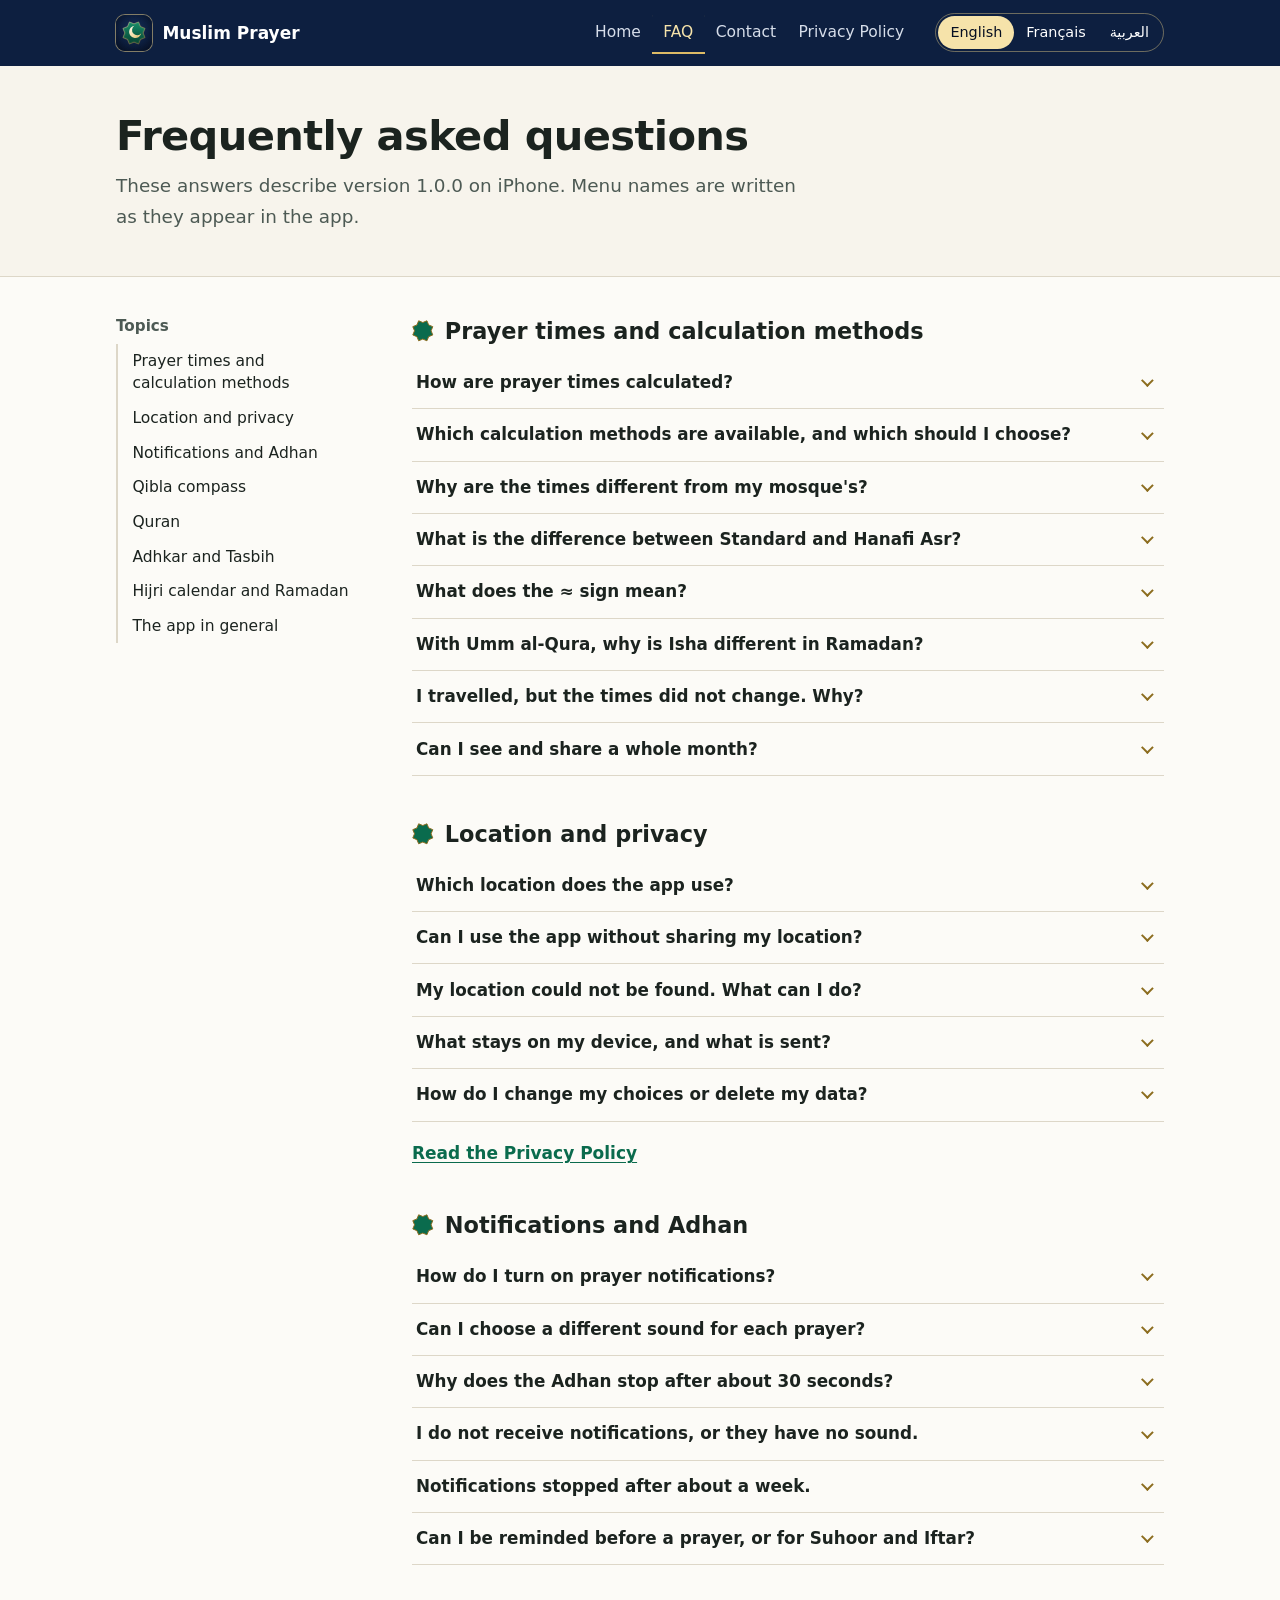
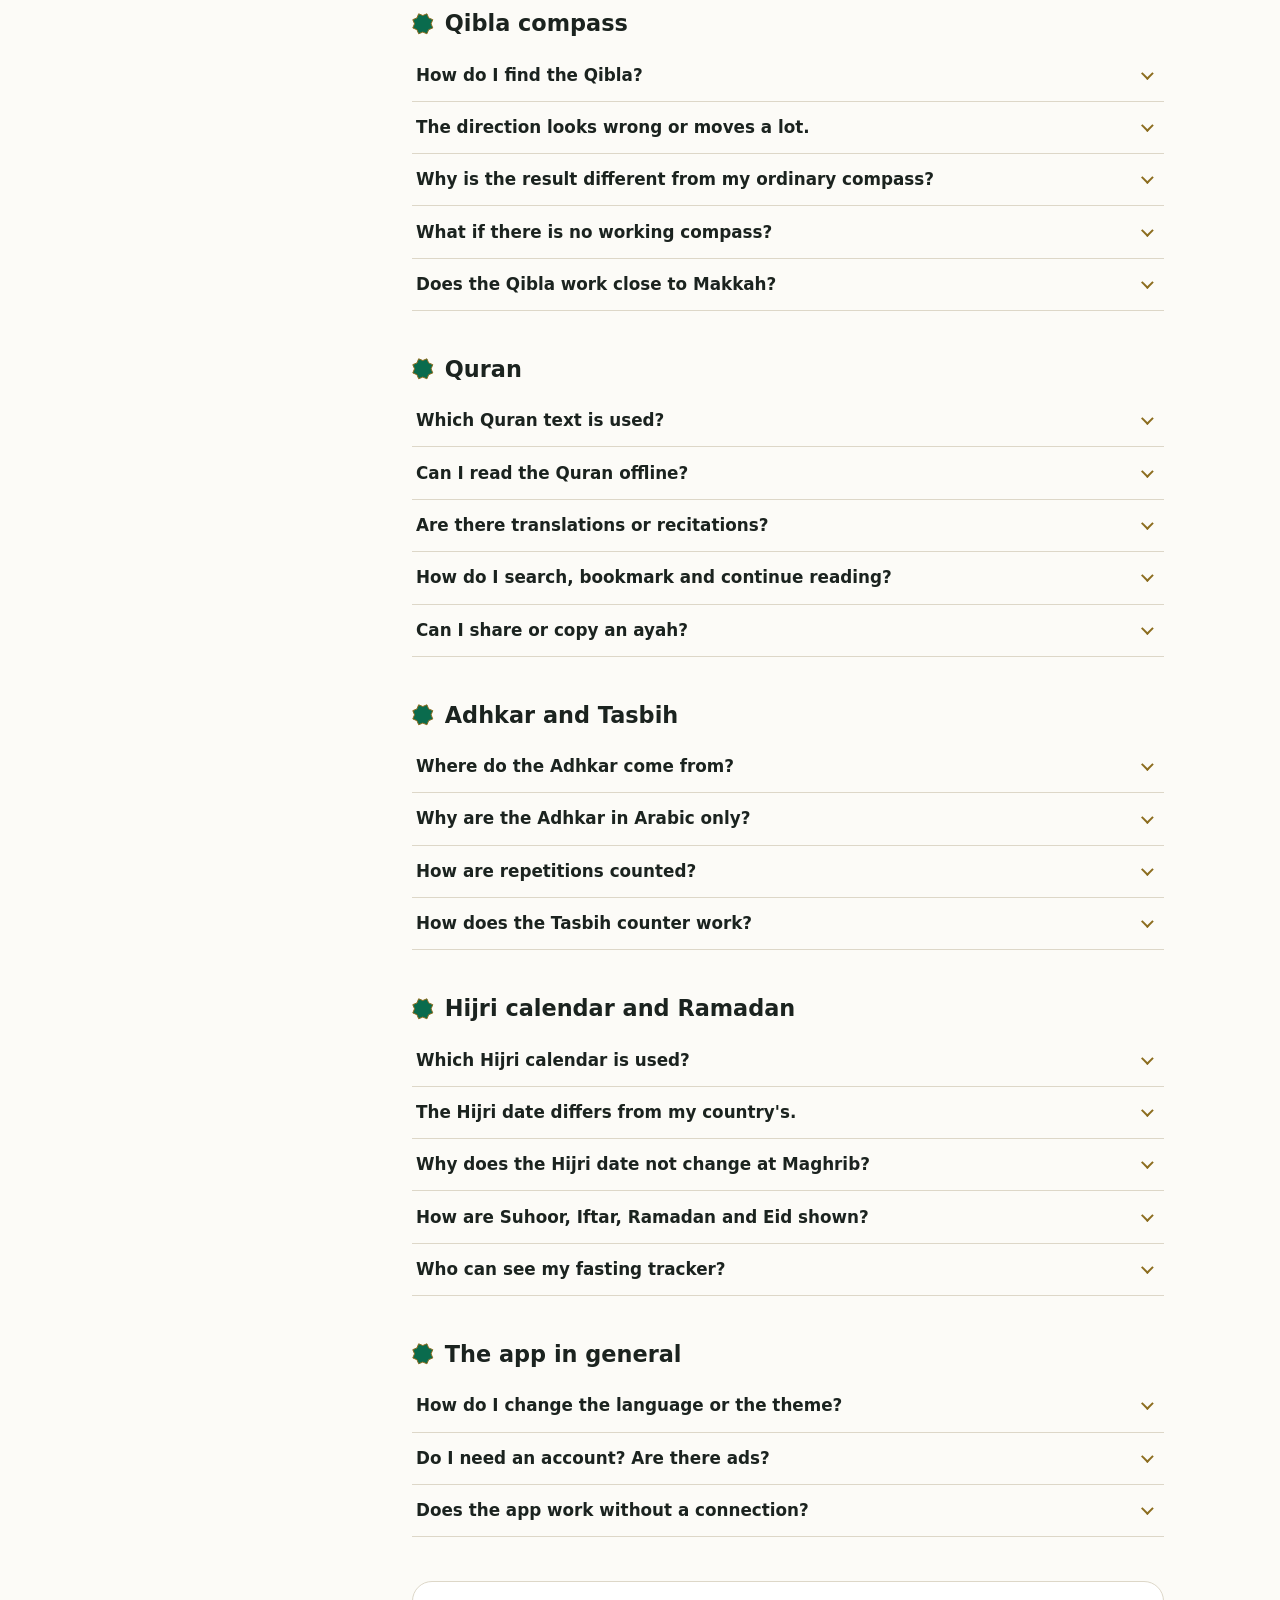
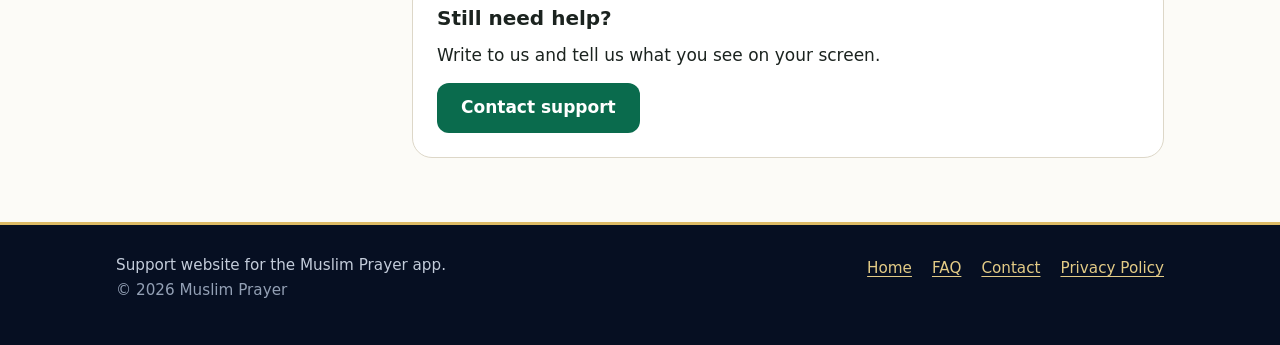
<file: docs/faq.html>
<!doctype html>
<html lang="en" dir="ltr">
<head>
<meta charset="utf-8">
<meta name="viewport" content="width=device-width, initial-scale=1">
<title>FAQ – Muslim Prayer</title>
<meta name="description" content="Answers about prayer times and calculation methods, location and privacy, notifications and Adhan, Qibla compass, Quran, Adhkar and the Hijri calendar in Muslim Prayer.">
<link rel="canonical" href="https://hassoundev.github.io/muslim-prayer-support/faq.html">
<link rel="alternate" hreflang="en" href="https://hassoundev.github.io/muslim-prayer-support/faq.html">
<link rel="alternate" hreflang="fr" href="https://hassoundev.github.io/muslim-prayer-support/fr/faq.html">
<link rel="alternate" hreflang="ar" href="https://hassoundev.github.io/muslim-prayer-support/ar/faq.html">
<link rel="alternate" hreflang="x-default" href="https://hassoundev.github.io/muslim-prayer-support/faq.html">
<meta property="og:type" content="website">
<meta property="og:site_name" content="Muslim Prayer">
<meta property="og:title" content="FAQ – Muslim Prayer">
<meta property="og:description" content="Answers about prayer times and calculation methods, location and privacy, notifications and Adhan, Qibla compass, Quran, Adhkar and the Hijri calendar in Muslim Prayer.">
<meta property="og:url" content="https://hassoundev.github.io/muslim-prayer-support/faq.html">
<meta property="og:image" content="https://hassoundev.github.io/muslim-prayer-support/assets/og.png">
<meta property="og:image:width" content="1200">
<meta property="og:image:height" content="630">
<meta property="og:image:alt" content="Muslim Prayer">
<meta property="og:locale" content="en_US">
<meta property="og:locale:alternate" content="fr_FR">
<meta property="og:locale:alternate" content="ar_AR">
<meta name="twitter:card" content="summary_large_image">
<meta name="color-scheme" content="light dark">
<meta name="theme-color" content="#0D1F40">
<link rel="icon" href="assets/icon.svg" type="image/svg+xml">
<link rel="icon" href="assets/favicon-32.png" sizes="32x32" type="image/png">
<link rel="apple-touch-icon" href="assets/apple-touch-icon.png">
<link rel="stylesheet" href="assets/style.css">
<script src="assets/site.js" defer></script>
</head>
<body class="page-faq">
<a class="skip" href="#main">Skip to content</a>
<header class="top">
<div class="wrap top-in">
<a class="brand" href="./"><img src="assets/icon.svg" width="36" height="36" alt=""><span><bdi>Muslim Prayer</bdi></span></a>
<nav class="main" aria-label="Main menu"><ul><li><a href="./">Home</a></li><li><a href="faq.html" aria-current="page">FAQ</a></li><li><a href="contact.html">Contact</a></li><li><a href="privacy.html">Privacy Policy</a></li></ul></nav>
<nav class="langs" aria-label="Language"><ul><li><a href="faq.html" lang="en" hreflang="en" dir="ltr" data-lang-link aria-current="true">English</a></li><li><a href="fr/faq.html" lang="fr" hreflang="fr" dir="ltr" data-lang-link>Français</a></li><li><a href="ar/faq.html" lang="ar" hreflang="ar" dir="rtl" data-lang-link>العربية</a></li></ul></nav>
</div>
</header>
<main id="main">
<div class="pagehead"><div class="wrap"><h1>Frequently asked questions</h1>
<p class="lead">These answers describe version 1.0.0 on iPhone. Menu names are written as they appear in the app.</p></div></div>
<div class="wrap faq">
<nav class="toc" aria-label="Topics"><h2>Topics</h2><ul><li><a href="#prayer-times">Prayer times and calculation methods</a></li><li><a href="#location-privacy">Location and privacy</a></li><li><a href="#notifications">Notifications and Adhan</a></li><li><a href="#qibla">Qibla compass</a></li><li><a href="#quran">Quran</a></li><li><a href="#adhkar">Adhkar and Tasbih</a></li><li><a href="#hijri">Hijri calendar and Ramadan</a></li><li><a href="#general">The app in general</a></li></ul></nav>
<div class="faq-body">
<section id="prayer-times" aria-labelledby="h-prayer-times"><h2 id="h-prayer-times"><svg class="star" viewBox="0 0 24 24" aria-hidden="true"><path d="M16.6 .9l1.9 4.6 4.6 1.9L21.2 12l1.9 4.6-4.6 1.9-1.9 4.6L12 21.2l-4.6 1.9-1.9-4.6L.9 16.6 2.8 12 .9 7.4l4.6-1.9L7.4.9 12 2.8z"/></svg>Prayer times and calculation methods</h2><details id="how-calculated"><summary><h3>How are prayer times calculated?</h3></summary><div class="answer"><p>On your device, from the position of the sun for the date and the location you selected, with the calculation method and Asr method chosen in the app. No connection is needed.</p>
<p>The result is a calculation, not an official announcement. It does not take your elevation into account, and a difference of a minute or two with another timetable is normal.</p></div></details><details id="methods"><summary><h3>Which calculation methods are available, and which should I choose?</h3></summary><div class="answer"><p>There are 10: Muslim World League, Islamic Society of North America (ISNA), Umm al-Qura, Egyptian General Authority of Survey, University of Islamic Sciences (Karachi), Institute of Geophysics (Tehran), Dubai, Qatar, Kuwait and Singapore (MUIS).</p>
<p>The first time you open the app, it suggests a method for your country. If your mosque or local authority follows another one, change it in <b>More › Settings › Calculation method</b>.</p></div></details><details id="mosque"><summary><h3>Why are the times different from my mosque's?</h3></summary><div class="answer"><p>Mosques may use another method, their own safety margins, or the time of the congregation (iqama) rather than the start of the prayer time. Check these settings first:</p>
<ul><li>the selected city, in <b>More › Settings › Location</b>;</li><li><b>Calculation method</b> and <b>Asr method</b>, in <b>More › Settings</b>.</li></ul>
<p>If a difference remains, open <b>More › Settings › Time adjustments</b>: each prayer can be moved earlier or later by up to 60 minutes.</p></div></details><details id="asr"><summary><h3>What is the difference between Standard and Hanafi Asr?</h3></summary><div class="answer"><p><b>Standard</b> follows the Shafi'i, Maliki and Hanbali schools. <b>Hanafi</b> gives a later Asr. Choose yours in <b>More › Settings › Asr method</b>.</p></div></details><details id="estimated"><summary><h3>What does the ≈ sign mean?</h3></summary><div class="answer"><p>It marks an estimated time. At high latitudes, on some days the sun does not reach the angle used for Fajr or Isha, or does not rise or set at all. The app then follows a rule and marks the time; on the Home screen, tap it for an explanation.</p>
<p>You can change the rule in <b>More › Settings › High-latitude rule</b>. Local practice varies: ask your mosque which rule it follows.</p></div></details><details id="umm-al-qura-ramadan"><summary><h3>With Umm al-Qura, why is Isha different in Ramadan?</h3></summary><div class="answer"><p>The app uses 90 minutes after Maghrib all year. In Ramadan the official Umm al-Qura timetable uses 120 minutes, which version 1.0.0 does not apply automatically. You can add 30 minutes to Isha in <b>More › Settings › Time adjustments</b> during Ramadan.</p></div></details><details id="travel"><summary><h3>I travelled, but the times did not change. Why?</h3></summary><div class="answer"><p>The app does not follow your position in the background. Open <b>More › Settings › Location</b> and update your approximate location or choose the new city. Times are always shown in the time zone of the selected city.</p></div></details><details id="timetable"><summary><h3>Can I see and share a whole month?</h3></summary><div class="answer"><p>Yes. On the Home screen open <b>Monthly timetable</b>. From there you can share the month as text or export it as a CSV file, with the city and method but without coordinates.</p></div></details></section><section id="location-privacy" aria-labelledby="h-location-privacy"><h2 id="h-location-privacy"><svg class="star" viewBox="0 0 24 24" aria-hidden="true"><path d="M16.6 .9l1.9 4.6 4.6 1.9L21.2 12l1.9 4.6-4.6 1.9-1.9 4.6L12 21.2l-4.6 1.9-1.9-4.6L.9 16.6 2.8 12 .9 7.4l4.6-1.9L7.4.9 12 2.8z"/></svg>Location and privacy</h2><details id="what-location"><summary><h3>Which location does the app use?</h3></summary><div class="answer"><p>Your approximate location only, read once when you tap <b>Use my approximate location</b>. The app does not request precise GPS or background location. The position is rounded to about 1 km and kept on your device, and the nearest city is found offline.</p>
<p>An approximate position can be several kilometres away. This usually changes prayer times by about a minute at most.</p></div></details><details id="without-permission"><summary><h3>Can I use the app without sharing my location?</h3></summary><div class="answer"><p>Yes. Choose <b>Choose a city manually</b> during setup or in <b>More › Settings › Location</b>, and search for your city. The city list is inside the app and works offline.</p></div></details><details id="not-found"><summary><h3>My location could not be found. What can I do?</h3></summary><div class="answer"><ul><li>Check that Location Services are on in iPhone <b>Settings › Privacy &amp; Security › Location Services</b>, and that Muslim Prayer is set to <b>While Using the App</b>.</li><li>Try again in a place with a better signal.</li><li>Or choose your city manually: the app works the same way.</li></ul></div></details><details id="what-is-sent"><summary><h3>What stays on my device, and what is sent?</h3></summary><div class="answer"><p>Your selected location, prayer settings, bookmarks and reading progress, Adhkar and Tasbih counters and fasting records are stored on your device. The app does not send them to its analytics, crash report or configuration services.</p>
<p>The app uses Google Firebase. Remote Config, which delivers app settings, processes technical information such as an installation identifier, the app and system version, and the device's country, language and time zone. It works independently of the two options below.</p>
<p><b>Usage analytics</b> and <b>Crash reports</b> are off until you turn them on in <b>More › Settings › Privacy</b>. The Privacy Policy is the reference document.</p></div></details><details id="change-delete"><summary><h3>How do I change my choices or delete my data?</h3></summary><div class="answer"><p>Turn usage analytics and crash reports on or off at any time in <b>More › Settings › Privacy</b>. Saved locations can be removed in <b>More › Settings › Location</b>.</p>
<p>Deleting the app removes the data it stored on your iPhone; a backup you made earlier may still contain a copy. For other requests, see the Privacy Policy or write to us.</p></div></details><p class="after"><a class="strong" href="privacy.html">Read the Privacy Policy</a></p></section><section id="notifications" aria-labelledby="h-notifications"><h2 id="h-notifications"><svg class="star" viewBox="0 0 24 24" aria-hidden="true"><path d="M16.6 .9l1.9 4.6 4.6 1.9L21.2 12l1.9 4.6-4.6 1.9-1.9 4.6L12 21.2l-4.6 1.9-1.9-4.6L.9 16.6 2.8 12 .9 7.4l4.6-1.9L7.4.9 12 2.8z"/></svg>Notifications and Adhan</h2><details id="turn-on"><summary><h3>How do I turn on prayer notifications?</h3></summary><div class="answer"><p>Open <b>More › Settings › Notifications</b> and turn on <b>Prayer notifications</b>. iOS asks for permission at that moment. Notifications are off until you do this, and a location must be selected.</p></div></details><details id="choose-sound"><summary><h3>Can I choose a different sound for each prayer?</h3></summary><div class="answer"><p>Yes. In <b>More › Settings › Notifications</b>, each of the five prayers can be turned on or off and set to <b>Adhan</b>, <b>Short sound</b> or <b>Silent</b>. You can listen to a sound before choosing it. Sunrise is never notified, because it is not a prayer.</p></div></details><details id="adhan-30s"><summary><h3>Why does the Adhan stop after about 30 seconds?</h3></summary><div class="answer"><p>iOS limits notification sounds to 30 seconds, so the notification plays the opening of the Adhan.</p></div></details><details id="no-sound"><summary><h3>I do not receive notifications, or they have no sound.</h3></summary><div class="answer"><ul><li>In <b>More › Settings › Notifications</b>, check that notifications and the prayer are on, that the sound is not <b>Silent</b>, and that no warning is shown.</li><li>In iPhone <b>Settings › Notifications › Muslim Prayer</b>, allow notifications, alerts and sounds.</li><li>Check silent mode, the volume and Focus modes: notification sounds follow them, and Focus may hold notifications back.</li><li>Check that a location is selected.</li></ul></div></details><details id="stopped"><summary><h3>Notifications stopped after about a week.</h3></summary><div class="answer"><p>iOS limits how many notifications an app can schedule in advance, so the app plans up to 7 days, or a little less when reminders are on. Open the app to schedule the next days. A message reminds you before the planned notifications run out.</p></div></details><details id="reminders"><summary><h3>Can I be reminded before a prayer, or for Suhoor and Iftar?</h3></summary><div class="answer"><p>Yes. <b>More › Settings › Notifications</b> has an optional reminder 5 to 60 minutes before each enabled prayer. Suhoor, Iftar and daily Ramadan reminders are in <b>More › Ramadan › Ramadan settings</b>. All of them are off until you turn them on.</p></div></details></section><section id="qibla" aria-labelledby="h-qibla"><h2 id="h-qibla"><svg class="star" viewBox="0 0 24 24" aria-hidden="true"><path d="M16.6 .9l1.9 4.6 4.6 1.9L21.2 12l1.9 4.6-4.6 1.9-1.9 4.6L12 21.2l-4.6 1.9-1.9-4.6L.9 16.6 2.8 12 .9 7.4l4.6-1.9L7.4.9 12 2.8z"/></svg>Qibla compass</h2><details id="how-to-use"><summary><h3>How do I find the Qibla?</h3></summary><div class="answer"><p>Select a location, open the <b>Qibla</b> tab, hold your phone flat with the screen up and turn until the app says <b>You are facing the Qibla</b>. The direction is calculated from the selected city, so check that it is the place where you are.</p></div></details><details id="wrong"><summary><h3>The direction looks wrong or moves a lot.</h3></summary><div class="answer"><p>Phone compasses are disturbed by metal, magnets, cars, electronics and magnetic cases. The app shows the compass accuracy; tap <b>Calibrate</b> for guidance:</p>
<ul><li>move the phone in a figure-eight a few times, tilting it in every direction;</li><li>move away from metal and magnets, and remove magnetic cases or mounts;</li><li>hold the phone flat;</li><li>if it still looks wrong, compare with a known landmark or another compass.</li></ul></div></details><details id="north"><summary><h3>Why is the result different from my ordinary compass?</h3></summary><div class="answer"><p>An ordinary compass points to magnetic north. The Qibla angle is measured from true north. The app corrects the difference (magnetic declination) for your place and date with the World Magnetic Model, and shows the value used.</p></div></details><details id="no-compass"><summary><h3>What if there is no working compass?</h3></summary><div class="answer"><p>The app shows a fixed diagram with north at the top. It does not follow your phone. Use the angle from true north, or the value given for a magnetic compass when it is available.</p></div></details><details id="near-makkah"><summary><h3>Does the Qibla work close to Makkah?</h3></summary><div class="answer"><p>Your location is approximate, so the direction may be inaccurate within about 25 km of the Kaaba. The app shows a warning there.</p></div></details></section><section id="quran" aria-labelledby="h-quran"><h2 id="h-quran"><svg class="star" viewBox="0 0 24 24" aria-hidden="true"><path d="M16.6 .9l1.9 4.6 4.6 1.9L21.2 12l1.9 4.6-4.6 1.9-1.9 4.6L12 21.2l-4.6 1.9-1.9-4.6L.9 16.6 2.8 12 .9 7.4l4.6-1.9L7.4.9 12 2.8z"/></svg>Quran</h2><details id="text"><summary><h3>Which Quran text is used?</h3></summary><div class="answer"><p>The complete Arabic text published by the Tanzil Project (tanzil.net), Uthmani script, shown as published under the Creative Commons Attribution 3.0 licence. The sources are listed in the <b>Quran</b> tab, under <b>Sources</b>.</p></div></details><details id="offline"><summary><h3>Can I read the Quran offline?</h3></summary><div class="answer"><p>Yes. The text is included in the app.</p></div></details><details id="translation-audio"><summary><h3>Are there translations or recitations?</h3></summary><div class="answer"><p>Not in version 1.0.0. The Quran is shown in Arabic only, whatever the language of the app, and there is no audio recitation.</p></div></details><details id="find"><summary><h3>How do I search, bookmark and continue reading?</h3></summary><div class="answer"><p>Use the search button to find a surah by name or number, or to search the Arabic text (diacritics are optional). Tap an ayah to bookmark it. <b>Continue reading</b> brings you back to your last position, and you can change the text size while reading.</p></div></details><details id="share"><summary><h3>Can I share or copy an ayah?</h3></summary><div class="answer"><p>Yes. Tap the ayah, then <b>Share</b> or <b>Copy</b>. The reference and the source of the text are included.</p></div></details></section><section id="adhkar" aria-labelledby="h-adhkar"><h2 id="h-adhkar"><svg class="star" viewBox="0 0 24 24" aria-hidden="true"><path d="M16.6 .9l1.9 4.6 4.6 1.9L21.2 12l1.9 4.6-4.6 1.9-1.9 4.6L12 21.2l-4.6 1.9-1.9-4.6L.9 16.6 2.8 12 .9 7.4l4.6-1.9L7.4.9 12 2.8z"/></svg>Adhkar and Tasbih</h2><details id="adhkar-source"><summary><h3>Where do the Adhkar come from?</h3></summary><div class="answer"><p>From the Quran and from narrations graded Sahih or Hasan in the sources listed in the app. Each dhikr shows its reference and grading. The app is not certified by a religious authority; for religious questions, ask a scholar you trust.</p></div></details><details id="adhkar-language"><summary><h3>Why are the Adhkar in Arabic only?</h3></summary><div class="answer"><p>They are shown as narrated, without translation, transliteration or audio. Menus and category names are translated.</p></div></details><details id="counting"><summary><h3>How are repetitions counted?</h3></summary><div class="answer"><p>The app uses the number stated in the hadith. When the hadith gives no number, the dhikr is counted once and the app says so. Progress is kept per day on your device.</p></div></details><details id="tasbih"><summary><h3>How does the Tasbih counter work?</h3></summary><div class="answer"><p>Open <b>Adhkar › Tasbih</b> and tap the circle to count. You can use a preset or create a counter with your own Arabic text, choose a target or none, and turn vibration or sound on. Counters you create are marked <b>Added by you</b>: the app does not verify their text.</p></div></details></section><section id="hijri" aria-labelledby="h-hijri"><h2 id="h-hijri"><svg class="star" viewBox="0 0 24 24" aria-hidden="true"><path d="M16.6 .9l1.9 4.6 4.6 1.9L21.2 12l1.9 4.6-4.6 1.9-1.9 4.6L12 21.2l-4.6 1.9-1.9-4.6L.9 16.6 2.8 12 .9 7.4l4.6-1.9L7.4.9 12 2.8z"/></svg>Hijri calendar and Ramadan</h2><details id="calendar"><summary><h3>Which Hijri calendar is used?</h3></summary><div class="answer"><p>The Umm al-Qura calendar, calculated offline for the years 1420 to 1500 AH (1999 to 2077). Outside these years no Hijri date is shown.</p></div></details><details id="differs"><summary><h3>The Hijri date differs from my country's.</h3></summary><div class="answer"><p>The start of a month can depend on local moon sighting. In <b>More › Settings › Time adjustments</b>, set <b>Hijri date adjustment</b> up to two days earlier or later. It applies to the calendar, Ramadan and Eid dates too.</p></div></details><details id="maghrib"><summary><h3>Why does the Hijri date not change at Maghrib?</h3></summary><div class="answer"><p>The app shows each Hijri date on its civil day, from midnight to midnight at the selected location. In the Islamic reckoning the day begins at Maghrib the evening before.</p></div></details><details id="ramadan"><summary><h3>How are Suhoor, Iftar, Ramadan and Eid shown?</h3></summary><div class="answer"><p>Suhoor ends at Fajr and Iftar is at Maghrib: the same times as your prayer times, with your method and adjustments, and with no extra offset.</p>
<p>Ramadan and Eid dates are estimates from the calendar. They may differ from the announcement of your local authority, which the app does not determine.</p></div></details><details id="fasting"><summary><h3>Who can see my fasting tracker?</h3></summary><div class="answer"><p>It is stored on your device. The app does not send it to a server.</p></div></details></section><section id="general" aria-labelledby="h-general"><h2 id="h-general"><svg class="star" viewBox="0 0 24 24" aria-hidden="true"><path d="M16.6 .9l1.9 4.6 4.6 1.9L21.2 12l1.9 4.6-4.6 1.9-1.9 4.6L12 21.2l-4.6 1.9-1.9-4.6L.9 16.6 2.8 12 .9 7.4l4.6-1.9L7.4.9 12 2.8z"/></svg>The app in general</h2><details id="language"><summary><h3>How do I change the language or the theme?</h3></summary><div class="answer"><p>Open <b>More › Settings</b>. The app is available in English, French, Arabic, Spanish, Italian and German, in light or dark theme, with 12 or 24-hour time.</p></div></details><details id="account-ads"><summary><h3>Do I need an account? Are there ads?</h3></summary><div class="answer"><p>There is no account and no sign-up. Version 1.0.0 is free and shows no ads.</p></div></details><details id="internet"><summary><h3>Does the app work without a connection?</h3></summary><div class="answer"><p>Prayer times, notifications, Qibla, Quran text, Adhkar and the calendar work offline. A connection is used for the Firebase services described above and to open the Privacy Policy.</p></div></details></section>
<div class="card"><h2>Still need help?</h2><p>Write to us and tell us what you see on your screen.</p>
<p><a class="btn green" href="contact.html">Contact support</a></p></div>
</div>
</div>
</main>
<footer class="foot">
<div class="wrap foot-in">
<p>Support website for the Muslim Prayer app.<br><span class="copy">© 2026 <bdi>Muslim Prayer</bdi></span></p>
<nav aria-label="Main menu (2)"><ul><li><a href="./">Home</a></li><li><a href="faq.html" aria-current="page">FAQ</a></li><li><a href="contact.html">Contact</a></li><li><a href="privacy.html">Privacy Policy</a></li></ul></nav>
</div>
</footer>
</body>
</html>
</file>
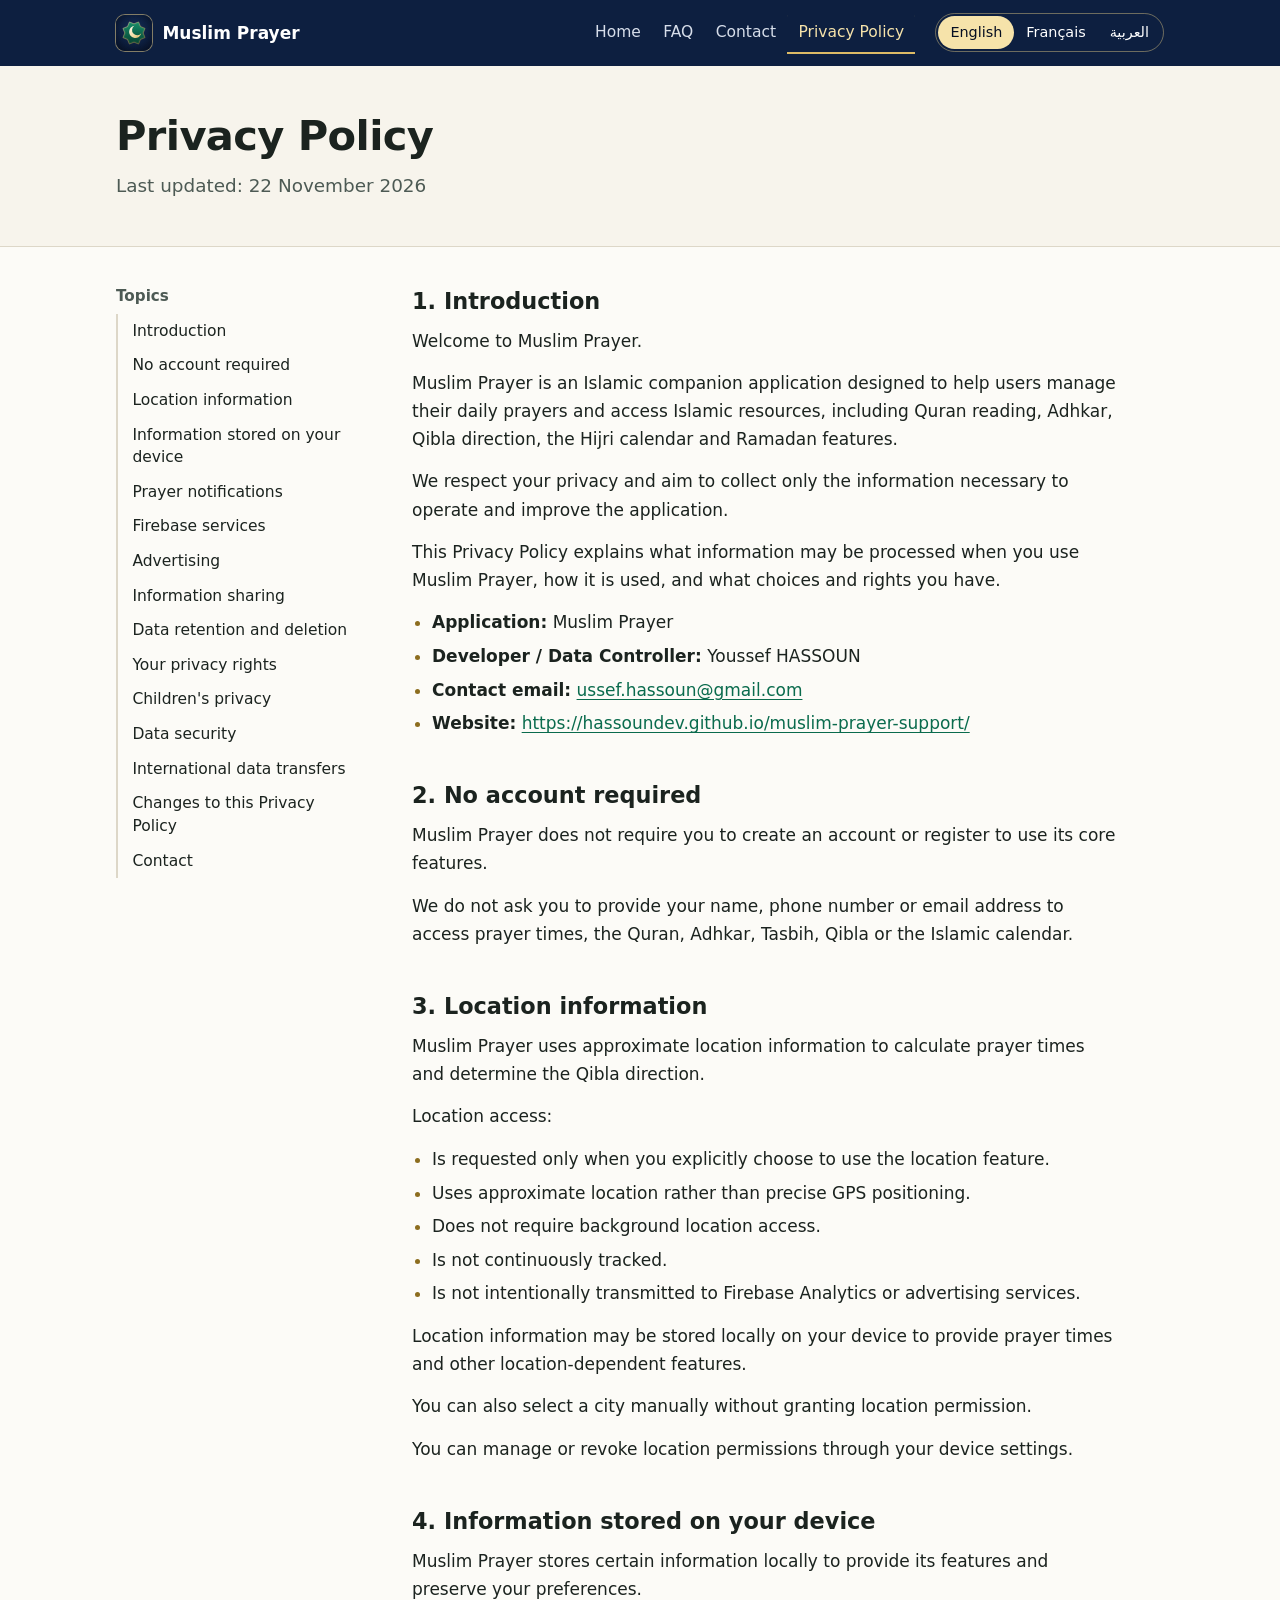
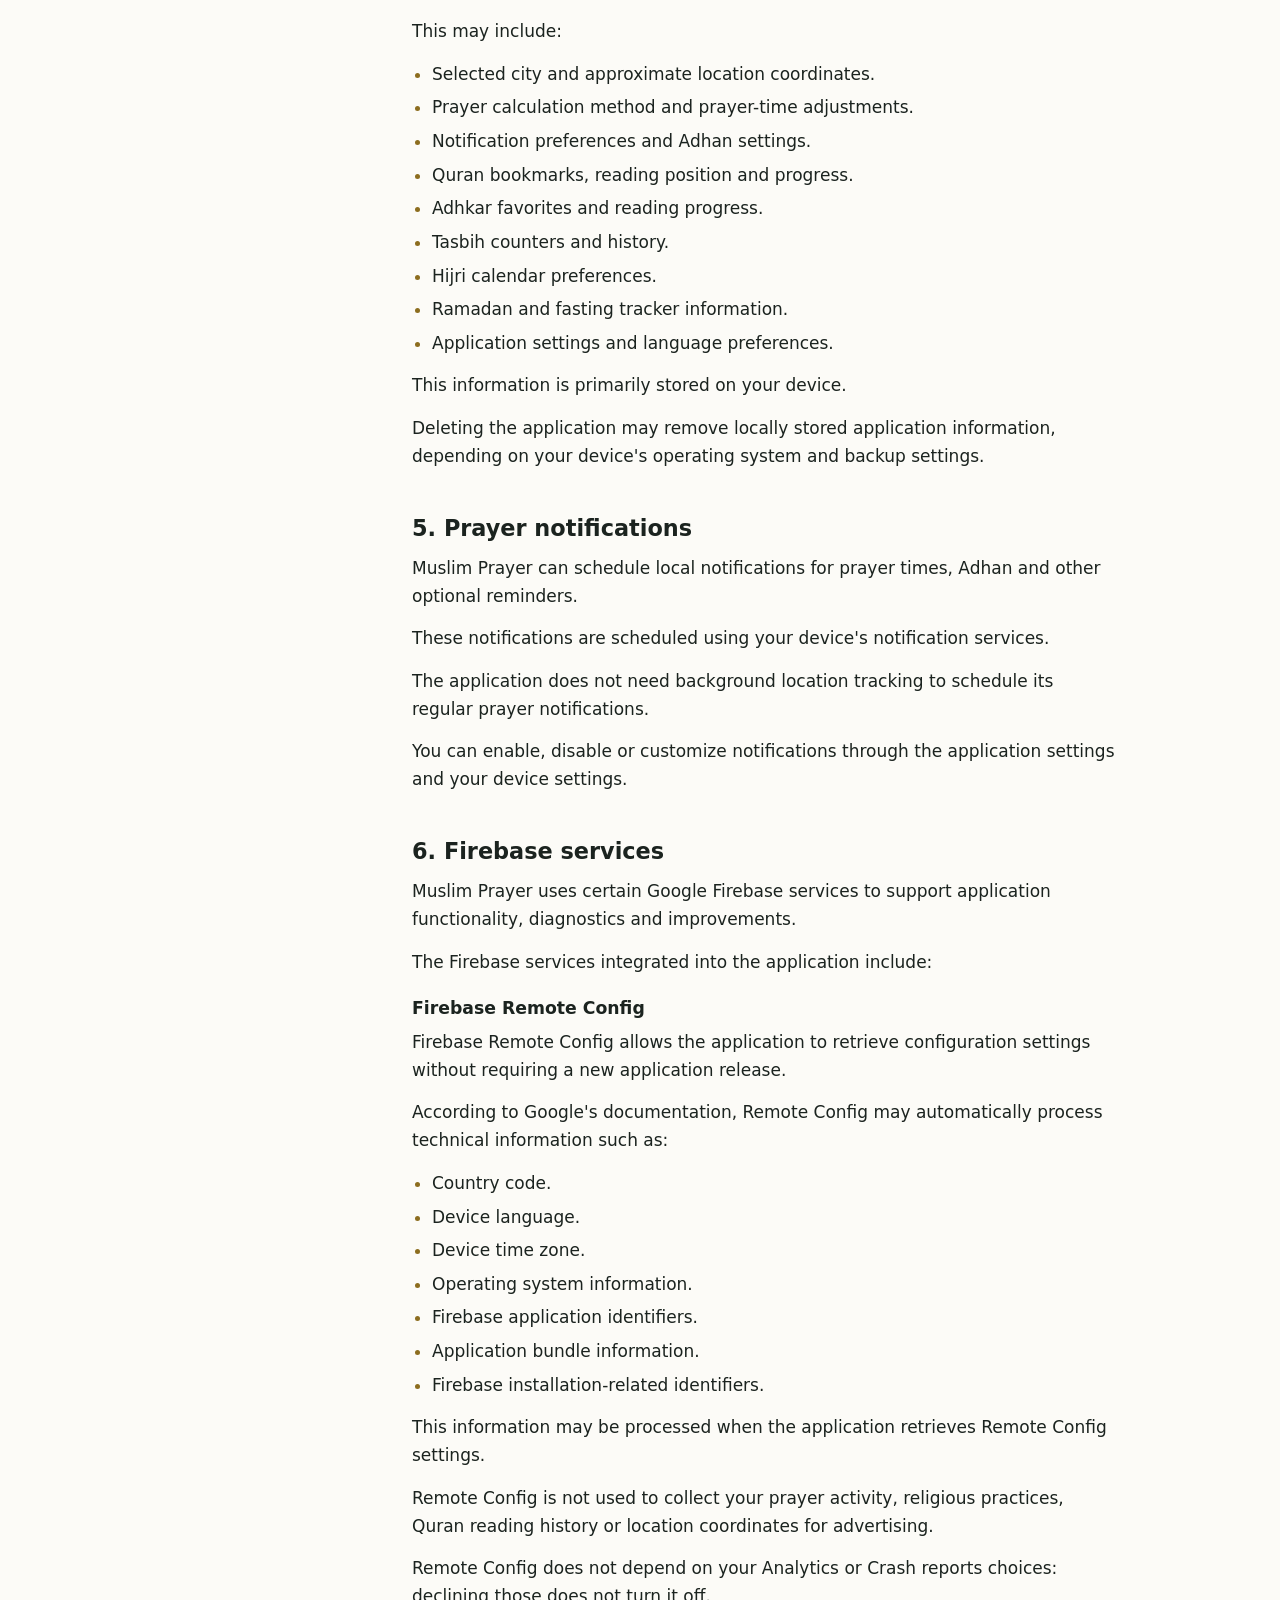
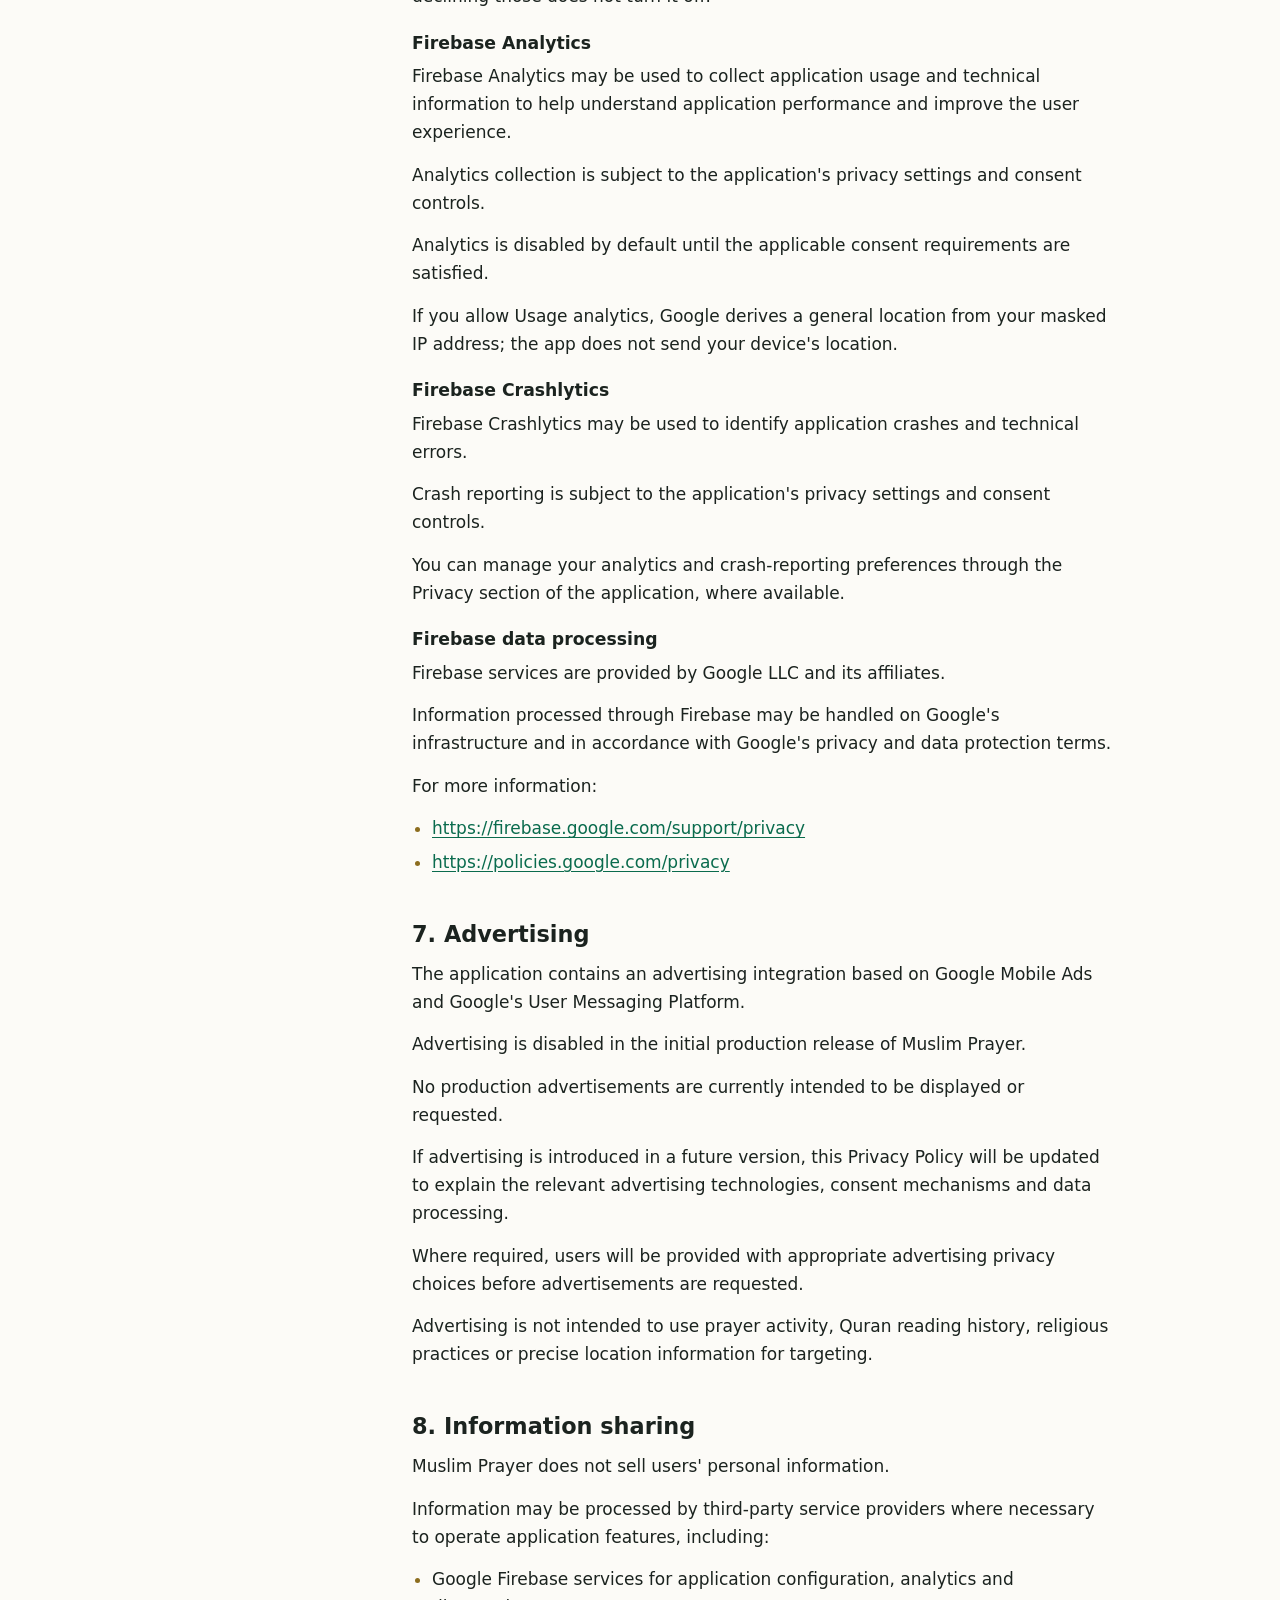
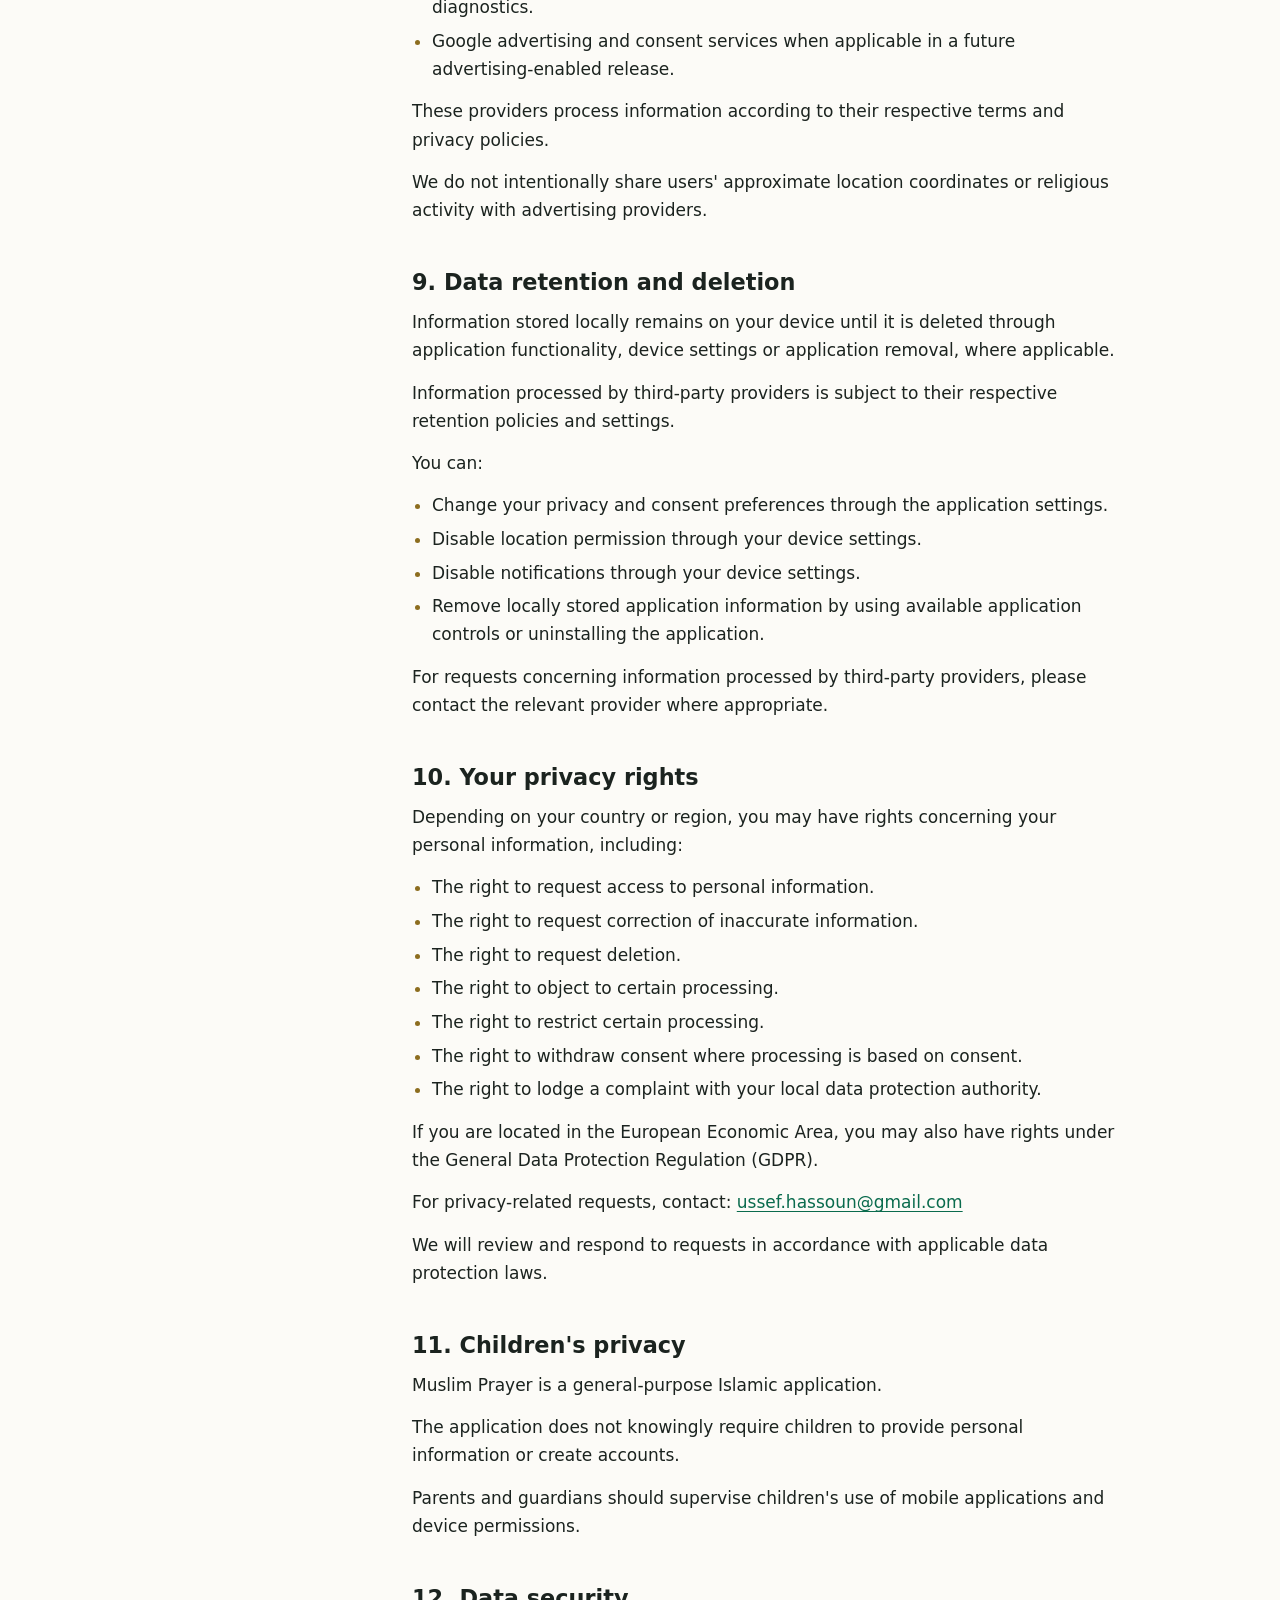
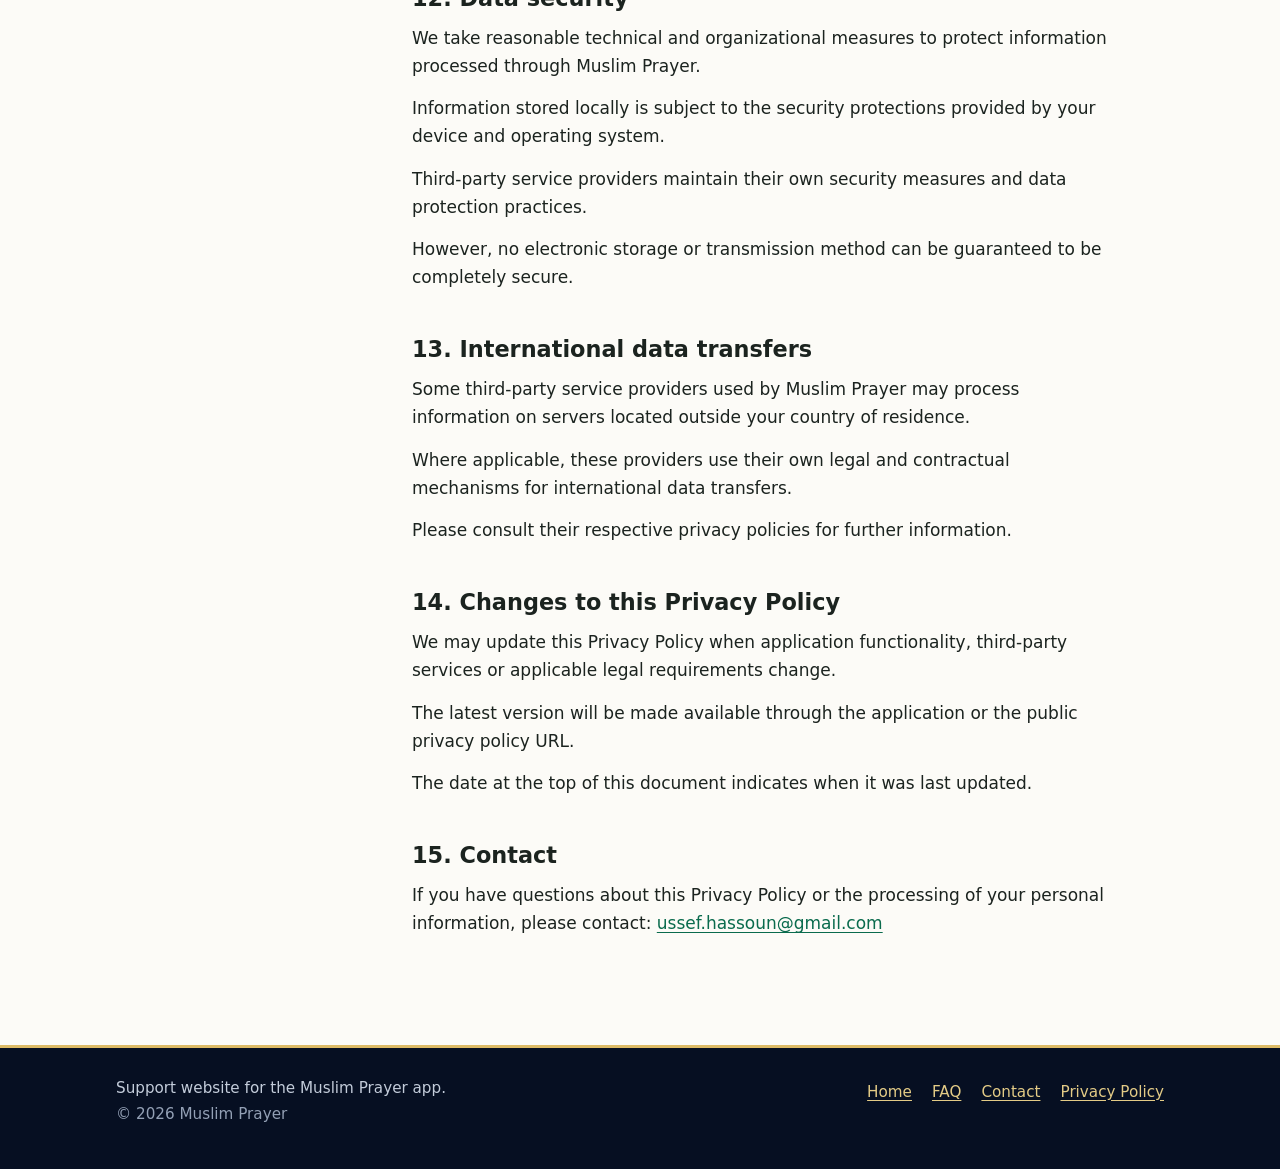
<file: docs/privacy.html>
<!doctype html>
<html lang="en" dir="ltr">
<head>
<meta charset="utf-8">
<meta name="viewport" content="width=device-width, initial-scale=1">
<title>Privacy Policy – Muslim Prayer</title>
<meta name="description" content="Privacy Policy of the Muslim Prayer app: what information may be processed, how it is used, and the choices and rights you have.">
<link rel="canonical" href="https://hassoundev.github.io/muslim-prayer-support/privacy.html">
<link rel="alternate" hreflang="en" href="https://hassoundev.github.io/muslim-prayer-support/privacy.html">
<link rel="alternate" hreflang="fr" href="https://hassoundev.github.io/muslim-prayer-support/fr/privacy.html">
<link rel="alternate" hreflang="ar" href="https://hassoundev.github.io/muslim-prayer-support/ar/privacy.html">
<link rel="alternate" hreflang="x-default" href="https://hassoundev.github.io/muslim-prayer-support/privacy.html">
<meta property="og:type" content="website">
<meta property="og:site_name" content="Muslim Prayer">
<meta property="og:title" content="Privacy Policy – Muslim Prayer">
<meta property="og:description" content="Privacy Policy of the Muslim Prayer app: what information may be processed, how it is used, and the choices and rights you have.">
<meta property="og:url" content="https://hassoundev.github.io/muslim-prayer-support/privacy.html">
<meta property="og:image" content="https://hassoundev.github.io/muslim-prayer-support/assets/og.png">
<meta property="og:image:width" content="1200">
<meta property="og:image:height" content="630">
<meta property="og:image:alt" content="Muslim Prayer">
<meta property="og:locale" content="en_US">
<meta property="og:locale:alternate" content="fr_FR">
<meta property="og:locale:alternate" content="ar_AR">
<meta name="twitter:card" content="summary_large_image">
<meta name="color-scheme" content="light dark">
<meta name="theme-color" content="#0D1F40">
<link rel="icon" href="assets/icon.svg" type="image/svg+xml">
<link rel="icon" href="assets/favicon-32.png" sizes="32x32" type="image/png">
<link rel="apple-touch-icon" href="assets/apple-touch-icon.png">
<link rel="stylesheet" href="assets/style.css">
<script src="assets/site.js" defer></script>
</head>
<body class="page-privacy">
<a class="skip" href="#main">Skip to content</a>
<header class="top">
<div class="wrap top-in">
<a class="brand" href="./"><img src="assets/icon.svg" width="36" height="36" alt=""><span><bdi>Muslim Prayer</bdi></span></a>
<nav class="main" aria-label="Main menu"><ul><li><a href="./">Home</a></li><li><a href="faq.html">FAQ</a></li><li><a href="contact.html">Contact</a></li><li><a href="privacy.html" aria-current="page">Privacy Policy</a></li></ul></nav>
<nav class="langs" aria-label="Language"><ul><li><a href="privacy.html" lang="en" hreflang="en" dir="ltr" data-lang-link aria-current="true">English</a></li><li><a href="fr/privacy.html" lang="fr" hreflang="fr" dir="ltr" data-lang-link>Français</a></li><li><a href="ar/privacy.html" lang="ar" hreflang="ar" dir="rtl" data-lang-link>العربية</a></li></ul></nav>
</div>
</header>
<main id="main">
<div class="pagehead"><div class="wrap"><h1>Privacy Policy</h1>
<p class="lead">Last updated: 22 November 2026</p></div></div>
<div class="wrap faq policy">
<nav class="toc" aria-label="Topics"><h2>Topics</h2><ul><li><a href="#introduction">Introduction</a></li><li><a href="#no-account">No account required</a></li><li><a href="#location">Location information</a></li><li><a href="#on-device">Information stored on your device</a></li><li><a href="#notifications">Prayer notifications</a></li><li><a href="#firebase">Firebase services</a></li><li><a href="#advertising">Advertising</a></li><li><a href="#sharing">Information sharing</a></li><li><a href="#retention">Data retention and deletion</a></li><li><a href="#rights">Your privacy rights</a></li><li><a href="#children">Children's privacy</a></li><li><a href="#security">Data security</a></li><li><a href="#transfers">International data transfers</a></li><li><a href="#changes">Changes to this Privacy Policy</a></li><li><a href="#contact">Contact</a></li></ul></nav>
<div class="faq-body">
<section id="introduction" aria-labelledby="h-introduction"><h2 id="h-introduction">1. Introduction</h2><p>Welcome to Muslim Prayer.</p>
<p>Muslim Prayer is an Islamic companion application designed to help users manage their daily prayers and access Islamic resources, including Quran reading, Adhkar, Qibla direction, the Hijri calendar and Ramadan features.</p>
<p>We respect your privacy and aim to collect only the information necessary to operate and improve the application.</p>
<p>This Privacy Policy explains what information may be processed when you use Muslim Prayer, how it is used, and what choices and rights you have.</p>
<ul><li><b>Application:</b> Muslim Prayer</li><li><b>Developer / Data Controller:</b> Youssef HASSOUN</li><li><b>Contact email:</b> <a class="" href="mailto:ussef.hassoun@gmail.com?subject=Muslim%20Prayer%20%E2%80%93%20support"><bdi dir="ltr">ussef.hassoun@gmail.com</bdi></a></li><li><b>Website:</b> <a href="./"><bdi dir="ltr">https://hassoundev.github.io/muslim-prayer-support/</bdi></a></li></ul></section><section id="no-account" aria-labelledby="h-no-account"><h2 id="h-no-account">2. No account required</h2><p>Muslim Prayer does not require you to create an account or register to use its core features.</p>
<p>We do not ask you to provide your name, phone number or email address to access prayer times, the Quran, Adhkar, Tasbih, Qibla or the Islamic calendar.</p></section><section id="location" aria-labelledby="h-location"><h2 id="h-location">3. Location information</h2><p>Muslim Prayer uses approximate location information to calculate prayer times and determine the Qibla direction.</p>
<p>Location access:</p>
<ul><li>Is requested only when you explicitly choose to use the location feature.</li><li>Uses approximate location rather than precise GPS positioning.</li><li>Does not require background location access.</li><li>Is not continuously tracked.</li><li>Is not intentionally transmitted to Firebase Analytics or advertising services.</li></ul>
<p>Location information may be stored locally on your device to provide prayer times and other location-dependent features.</p>
<p>You can also select a city manually without granting location permission.</p>
<p>You can manage or revoke location permissions through your device settings.</p></section><section id="on-device" aria-labelledby="h-on-device"><h2 id="h-on-device">4. Information stored on your device</h2><p>Muslim Prayer stores certain information locally to provide its features and preserve your preferences.</p>
<p>This may include:</p>
<ul><li>Selected city and approximate location coordinates.</li><li>Prayer calculation method and prayer-time adjustments.</li><li>Notification preferences and Adhan settings.</li><li>Quran bookmarks, reading position and progress.</li><li>Adhkar favorites and reading progress.</li><li>Tasbih counters and history.</li><li>Hijri calendar preferences.</li><li>Ramadan and fasting tracker information.</li><li>Application settings and language preferences.</li></ul>
<p>This information is primarily stored on your device.</p>
<p>Deleting the application may remove locally stored application information, depending on your device's operating system and backup settings.</p></section><section id="notifications" aria-labelledby="h-notifications"><h2 id="h-notifications">5. Prayer notifications</h2><p>Muslim Prayer can schedule local notifications for prayer times, Adhan and other optional reminders.</p>
<p>These notifications are scheduled using your device's notification services.</p>
<p>The application does not need background location tracking to schedule its regular prayer notifications.</p>
<p>You can enable, disable or customize notifications through the application settings and your device settings.</p></section><section id="firebase" aria-labelledby="h-firebase"><h2 id="h-firebase">6. Firebase services</h2><p>Muslim Prayer uses certain Google Firebase services to support application functionality, diagnostics and improvements.</p>
<p>The Firebase services integrated into the application include:</p>
<h3>Firebase Remote Config</h3>
<p>Firebase Remote Config allows the application to retrieve configuration settings without requiring a new application release.</p>
<p>According to Google's documentation, Remote Config may automatically process technical information such as:</p>
<ul><li>Country code.</li><li>Device language.</li><li>Device time zone.</li><li>Operating system information.</li><li>Firebase application identifiers.</li><li>Application bundle information.</li><li>Firebase installation-related identifiers.</li></ul>
<p>This information may be processed when the application retrieves Remote Config settings.</p>
<p>Remote Config is not used to collect your prayer activity, religious practices, Quran reading history or location coordinates for advertising.</p>
<p>Remote Config does not depend on your Analytics or Crash reports choices: declining those does not turn it off.</p>
<h3>Firebase Analytics</h3>
<p>Firebase Analytics may be used to collect application usage and technical information to help understand application performance and improve the user experience.</p>
<p>Analytics collection is subject to the application's privacy settings and consent controls.</p>
<p>Analytics is disabled by default until the applicable consent requirements are satisfied.</p>
<p>If you allow Usage analytics, Google derives a general location from your masked IP address; the app does not send your device's location.</p>
<h3>Firebase Crashlytics</h3>
<p>Firebase Crashlytics may be used to identify application crashes and technical errors.</p>
<p>Crash reporting is subject to the application's privacy settings and consent controls.</p>
<p>You can manage your analytics and crash-reporting preferences through the Privacy section of the application, where available.</p>
<h3>Firebase data processing</h3>
<p>Firebase services are provided by Google LLC and its affiliates.</p>
<p>Information processed through Firebase may be handled on Google's infrastructure and in accordance with Google's privacy and data protection terms.</p>
<p>For more information:</p>
<ul><li><a href="https://firebase.google.com/support/privacy" rel="noopener noreferrer"><bdi dir="ltr">https://firebase.google.com/support/privacy</bdi></a></li><li><a href="https://policies.google.com/privacy" rel="noopener noreferrer"><bdi dir="ltr">https://policies.google.com/privacy</bdi></a></li></ul></section><section id="advertising" aria-labelledby="h-advertising"><h2 id="h-advertising">7. Advertising</h2><p>The application contains an advertising integration based on Google Mobile Ads and Google's User Messaging Platform.</p>
<p>Advertising is disabled in the initial production release of Muslim Prayer.</p>
<p>No production advertisements are currently intended to be displayed or requested.</p>
<p>If advertising is introduced in a future version, this Privacy Policy will be updated to explain the relevant advertising technologies, consent mechanisms and data processing.</p>
<p>Where required, users will be provided with appropriate advertising privacy choices before advertisements are requested.</p>
<p>Advertising is not intended to use prayer activity, Quran reading history, religious practices or precise location information for targeting.</p></section><section id="sharing" aria-labelledby="h-sharing"><h2 id="h-sharing">8. Information sharing</h2><p>Muslim Prayer does not sell users' personal information.</p>
<p>Information may be processed by third-party service providers where necessary to operate application features, including:</p>
<ul><li>Google Firebase services for application configuration, analytics and diagnostics.</li><li>Google advertising and consent services when applicable in a future advertising-enabled release.</li></ul>
<p>These providers process information according to their respective terms and privacy policies.</p>
<p>We do not intentionally share users' approximate location coordinates or religious activity with advertising providers.</p></section><section id="retention" aria-labelledby="h-retention"><h2 id="h-retention">9. Data retention and deletion</h2><p>Information stored locally remains on your device until it is deleted through application functionality, device settings or application removal, where applicable.</p>
<p>Information processed by third-party providers is subject to their respective retention policies and settings.</p>
<p>You can:</p>
<ul><li>Change your privacy and consent preferences through the application settings.</li><li>Disable location permission through your device settings.</li><li>Disable notifications through your device settings.</li><li>Remove locally stored application information by using available application controls or uninstalling the application.</li></ul>
<p>For requests concerning information processed by third-party providers, please contact the relevant provider where appropriate.</p></section><section id="rights" aria-labelledby="h-rights"><h2 id="h-rights">10. Your privacy rights</h2><p>Depending on your country or region, you may have rights concerning your personal information, including:</p>
<ul><li>The right to request access to personal information.</li><li>The right to request correction of inaccurate information.</li><li>The right to request deletion.</li><li>The right to object to certain processing.</li><li>The right to restrict certain processing.</li><li>The right to withdraw consent where processing is based on consent.</li><li>The right to lodge a complaint with your local data protection authority.</li></ul>
<p>If you are located in the European Economic Area, you may also have rights under the General Data Protection Regulation (GDPR).</p>
<p>For privacy-related requests, contact: <a class="" href="mailto:ussef.hassoun@gmail.com?subject=Muslim%20Prayer%20%E2%80%93%20support"><bdi dir="ltr">ussef.hassoun@gmail.com</bdi></a></p>
<p>We will review and respond to requests in accordance with applicable data protection laws.</p></section><section id="children" aria-labelledby="h-children"><h2 id="h-children">11. Children's privacy</h2><p>Muslim Prayer is a general-purpose Islamic application.</p>
<p>The application does not knowingly require children to provide personal information or create accounts.</p>
<p>Parents and guardians should supervise children's use of mobile applications and device permissions.</p></section><section id="security" aria-labelledby="h-security"><h2 id="h-security">12. Data security</h2><p>We take reasonable technical and organizational measures to protect information processed through Muslim Prayer.</p>
<p>Information stored locally is subject to the security protections provided by your device and operating system.</p>
<p>Third-party service providers maintain their own security measures and data protection practices.</p>
<p>However, no electronic storage or transmission method can be guaranteed to be completely secure.</p></section><section id="transfers" aria-labelledby="h-transfers"><h2 id="h-transfers">13. International data transfers</h2><p>Some third-party service providers used by Muslim Prayer may process information on servers located outside your country of residence.</p>
<p>Where applicable, these providers use their own legal and contractual mechanisms for international data transfers.</p>
<p>Please consult their respective privacy policies for further information.</p></section><section id="changes" aria-labelledby="h-changes"><h2 id="h-changes">14. Changes to this Privacy Policy</h2><p>We may update this Privacy Policy when application functionality, third-party services or applicable legal requirements change.</p>
<p>The latest version will be made available through the application or the public privacy policy URL.</p>
<p>The date at the top of this document indicates when it was last updated.</p></section><section id="contact" aria-labelledby="h-contact"><h2 id="h-contact">15. Contact</h2><p>If you have questions about this Privacy Policy or the processing of your personal information, please contact: <a class="" href="mailto:ussef.hassoun@gmail.com?subject=Muslim%20Prayer%20%E2%80%93%20support"><bdi dir="ltr">ussef.hassoun@gmail.com</bdi></a></p></section>
</div>
</div>
</main>
<footer class="foot">
<div class="wrap foot-in">
<p>Support website for the Muslim Prayer app.<br><span class="copy">© 2026 <bdi>Muslim Prayer</bdi></span></p>
<nav aria-label="Main menu (2)"><ul><li><a href="./">Home</a></li><li><a href="faq.html">FAQ</a></li><li><a href="contact.html">Contact</a></li><li><a href="privacy.html" aria-current="page">Privacy Policy</a></li></ul></nav>
</div>
</footer>
</body>
</html>
</file>
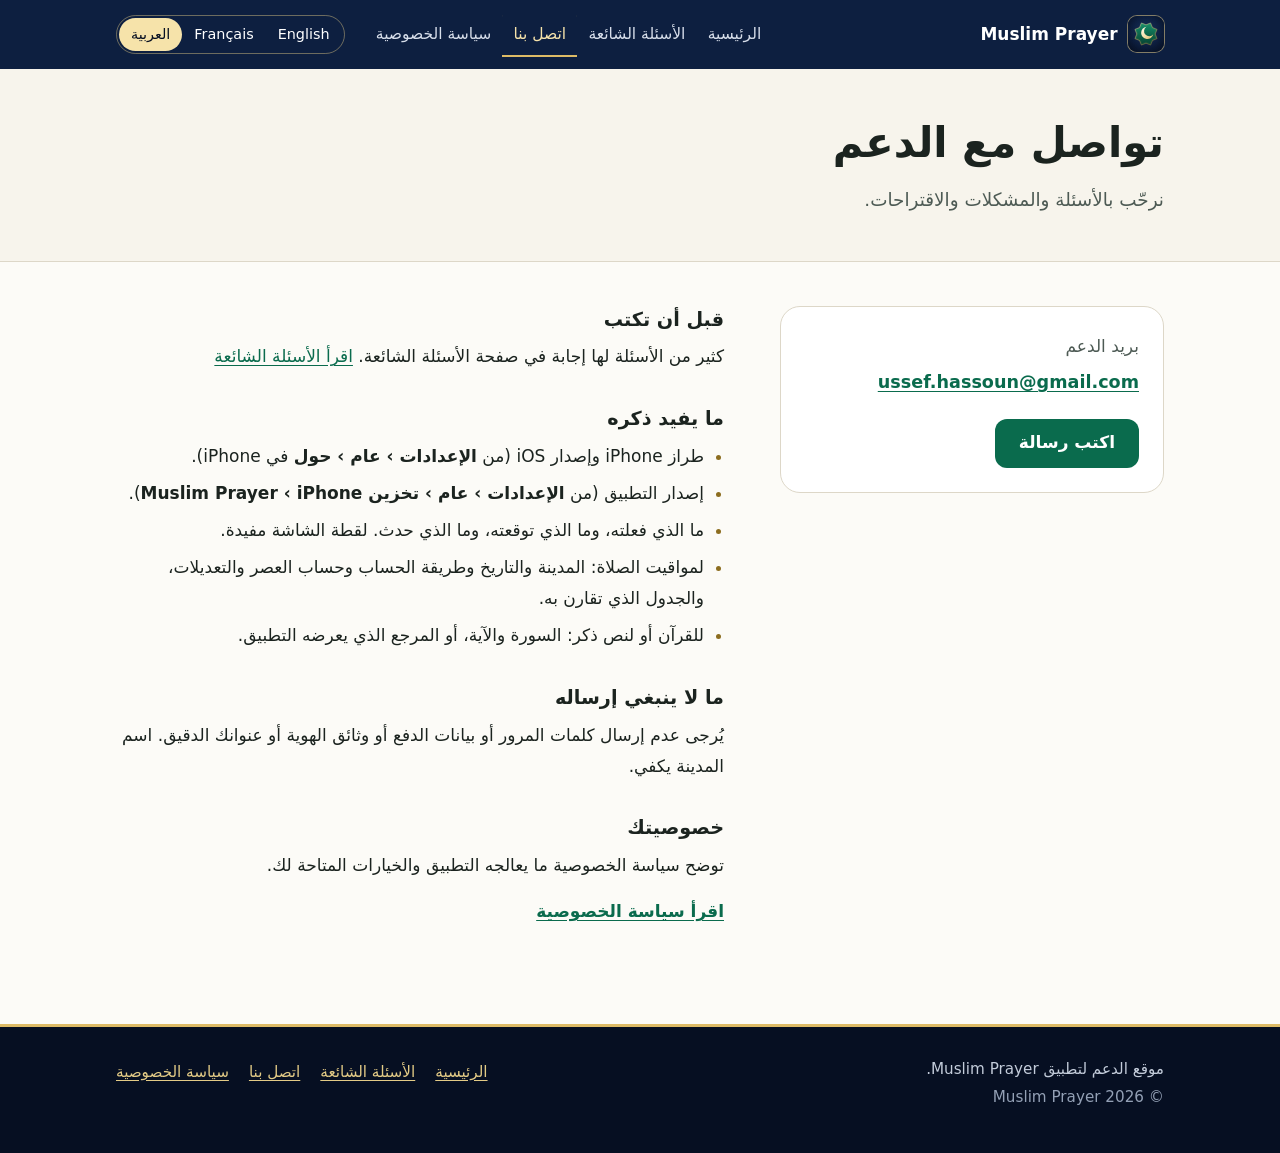
<file: docs/ar/contact.html>
<!doctype html>
<html lang="ar" dir="rtl">
<head>
<meta charset="utf-8">
<meta name="viewport" content="width=device-width, initial-scale=1">
<title>اتصل بنا – Muslim Prayer</title>
<meta name="description" content="تواصل مع دعم تطبيق Muslim Prayer عبر البريد الإلكتروني، واطّلع على المعلومات التي تساعدنا على خدمتك.">
<link rel="canonical" href="https://hassoundev.github.io/muslim-prayer-support/ar/contact.html">
<link rel="alternate" hreflang="en" href="https://hassoundev.github.io/muslim-prayer-support/contact.html">
<link rel="alternate" hreflang="fr" href="https://hassoundev.github.io/muslim-prayer-support/fr/contact.html">
<link rel="alternate" hreflang="ar" href="https://hassoundev.github.io/muslim-prayer-support/ar/contact.html">
<link rel="alternate" hreflang="x-default" href="https://hassoundev.github.io/muslim-prayer-support/contact.html">
<meta property="og:type" content="website">
<meta property="og:site_name" content="Muslim Prayer">
<meta property="og:title" content="اتصل بنا – Muslim Prayer">
<meta property="og:description" content="تواصل مع دعم تطبيق Muslim Prayer عبر البريد الإلكتروني، واطّلع على المعلومات التي تساعدنا على خدمتك.">
<meta property="og:url" content="https://hassoundev.github.io/muslim-prayer-support/ar/contact.html">
<meta property="og:image" content="https://hassoundev.github.io/muslim-prayer-support/assets/og.png">
<meta property="og:image:width" content="1200">
<meta property="og:image:height" content="630">
<meta property="og:image:alt" content="Muslim Prayer">
<meta property="og:locale" content="ar_AR">
<meta property="og:locale:alternate" content="en_US">
<meta property="og:locale:alternate" content="fr_FR">
<meta name="twitter:card" content="summary_large_image">
<meta name="color-scheme" content="light dark">
<meta name="theme-color" content="#0D1F40">
<link rel="icon" href="../assets/icon.svg" type="image/svg+xml">
<link rel="icon" href="../assets/favicon-32.png" sizes="32x32" type="image/png">
<link rel="apple-touch-icon" href="../assets/apple-touch-icon.png">
<link rel="stylesheet" href="../assets/style.css">
<script src="../assets/site.js" defer></script>
</head>
<body class="page-contact">
<a class="skip" href="#main">الانتقال إلى المحتوى</a>
<header class="top">
<div class="wrap top-in">
<a class="brand" href="./"><img src="../assets/icon.svg" width="36" height="36" alt=""><span><bdi>Muslim Prayer</bdi></span></a>
<nav class="main" aria-label="القائمة الرئيسية"><ul><li><a href="./">الرئيسية</a></li><li><a href="faq.html">الأسئلة الشائعة</a></li><li><a href="contact.html" aria-current="page">اتصل بنا</a></li><li><a href="privacy.html">سياسة الخصوصية</a></li></ul></nav>
<nav class="langs" aria-label="اللغة"><ul><li><a href="../contact.html" lang="en" hreflang="en" dir="ltr" data-lang-link>English</a></li><li><a href="../fr/contact.html" lang="fr" hreflang="fr" dir="ltr" data-lang-link>Français</a></li><li><a href="contact.html" lang="ar" hreflang="ar" dir="rtl" data-lang-link aria-current="true">العربية</a></li></ul></nav>
</div>
</header>
<main id="main">
<div class="pagehead"><div class="wrap"><h1>تواصل مع الدعم</h1>
<p class="lead">نرحّب بالأسئلة والمشكلات والاقتراحات.</p></div></div>
<div class="wrap contact">
<div class="card mail"><p class="label">بريد الدعم</p>
<p class="big"><a class="email" href="mailto:ussef.hassoun@gmail.com?subject=Muslim%20Prayer%20%E2%80%93%20%D8%A7%D9%84%D8%AF%D8%B9%D9%85"><bdi dir="ltr">ussef.hassoun@gmail.com</bdi></a></p>
<p><a class="btn green" href="mailto:ussef.hassoun@gmail.com?subject=Muslim%20Prayer%20%E2%80%93%20%D8%A7%D9%84%D8%AF%D8%B9%D9%85">اكتب رسالة</a></p></div>
<div class="contact-side">
<section><h2>قبل أن تكتب</h2><p>كثير من الأسئلة لها إجابة في صفحة الأسئلة الشائعة. <a href="faq.html">اقرأ الأسئلة الشائعة</a></p></section>
<section><h2>ما يفيد ذكره</h2><ul><li>طراز iPhone وإصدار iOS (من <b>الإعدادات‏ › ‏عام‏ › ‏حول</b> في iPhone).</li><li>إصدار التطبيق (من <b>الإعدادات‏ › ‏عام‏ › ‏تخزين iPhone‏ › ‏Muslim Prayer</b>).</li><li>ما الذي فعلته، وما الذي توقعته، وما الذي حدث. لقطة الشاشة مفيدة.</li><li>لمواقيت الصلاة: المدينة والتاريخ وطريقة الحساب وحساب العصر والتعديلات، والجدول الذي تقارن به.</li><li>للقرآن أو لنص ذكر: السورة والآية، أو المرجع الذي يعرضه التطبيق.</li></ul></section>
<section><h2>ما لا ينبغي إرساله</h2><p>يُرجى عدم إرسال كلمات المرور أو بيانات الدفع أو وثائق الهوية أو عنوانك الدقيق. اسم المدينة يكفي.</p></section>
<section><h2>خصوصيتك</h2><p>توضح سياسة الخصوصية ما يعالجه التطبيق والخيارات المتاحة لك.</p><p><a class="strong" href="privacy.html">اقرأ سياسة الخصوصية</a></p></section>
</div>
</div>
</main>
<footer class="foot">
<div class="wrap foot-in">
<p>موقع الدعم لتطبيق Muslim Prayer‏.<br><span class="copy">© 2026 <bdi>Muslim Prayer</bdi></span></p>
<nav aria-label="القائمة الرئيسية (2)"><ul><li><a href="./">الرئيسية</a></li><li><a href="faq.html">الأسئلة الشائعة</a></li><li><a href="contact.html" aria-current="page">اتصل بنا</a></li><li><a href="privacy.html">سياسة الخصوصية</a></li></ul></nav>
</div>
</footer>
</body>
</html>
</file>
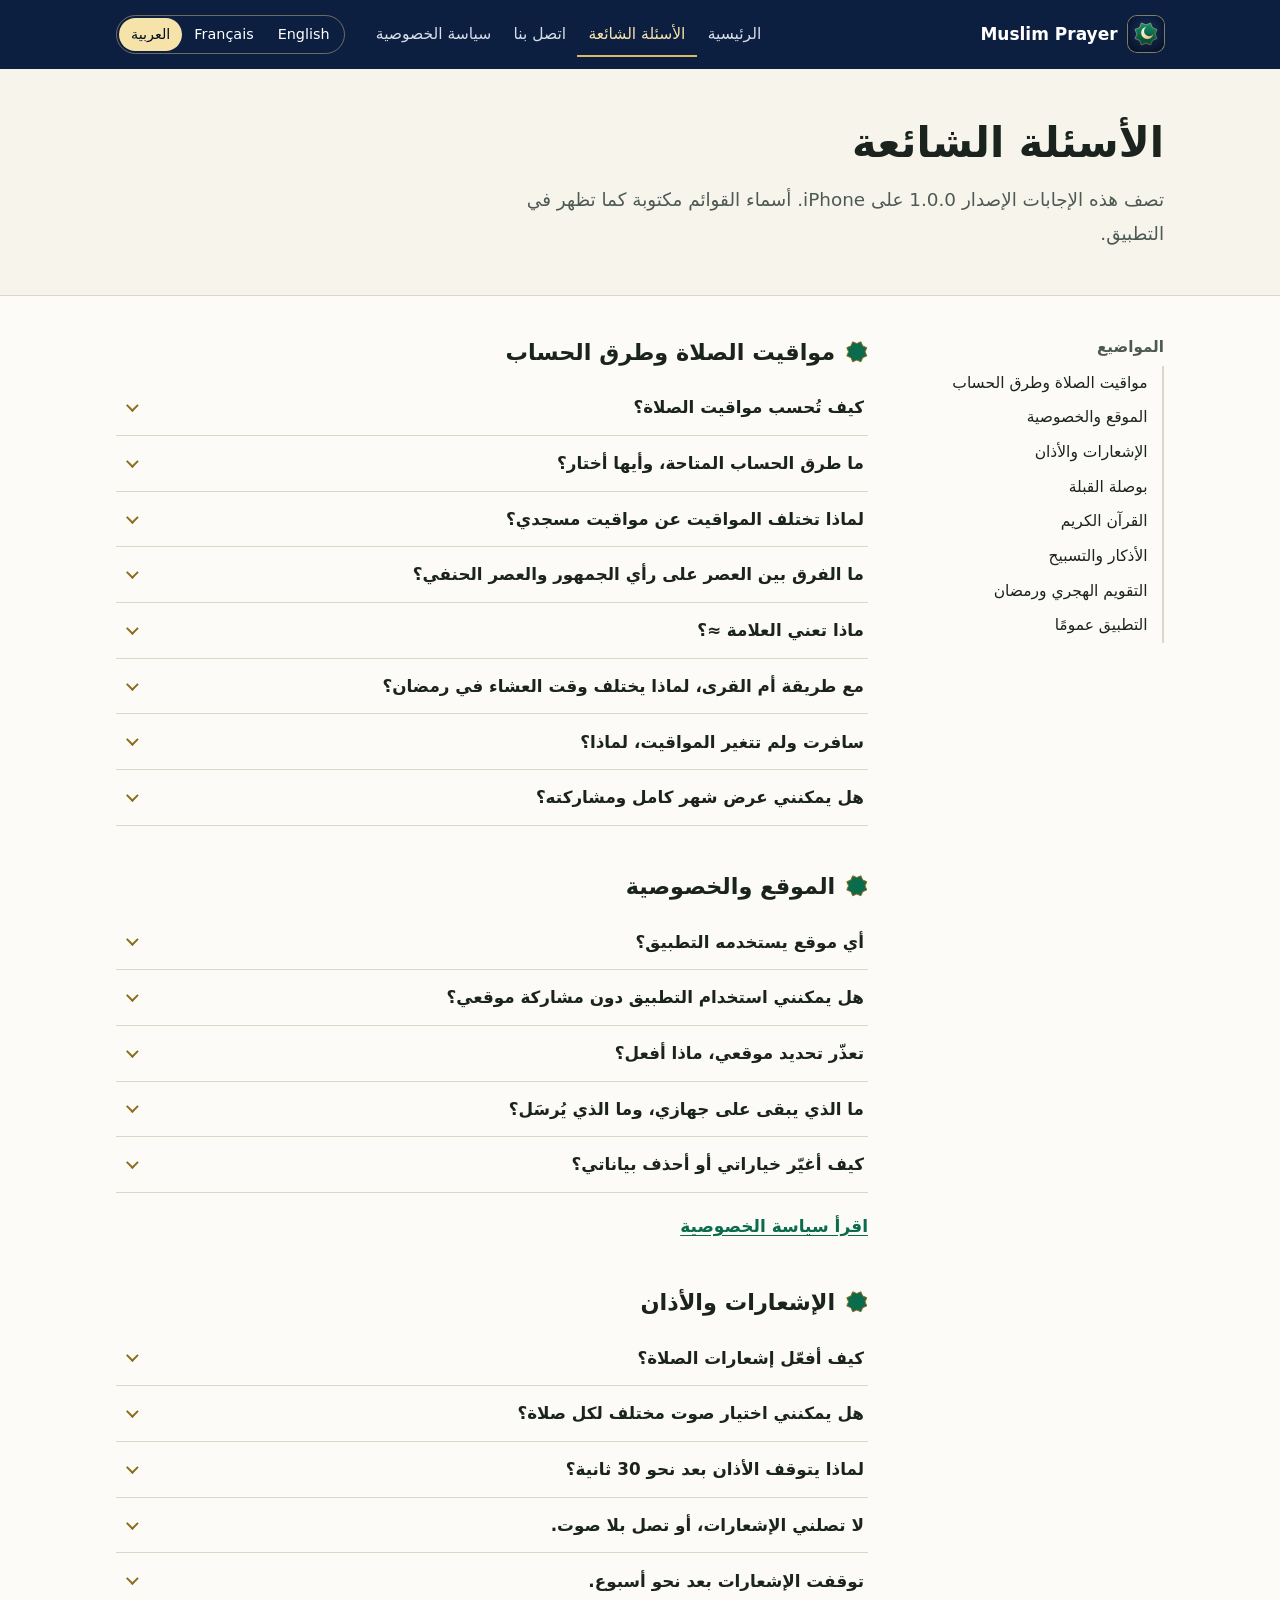
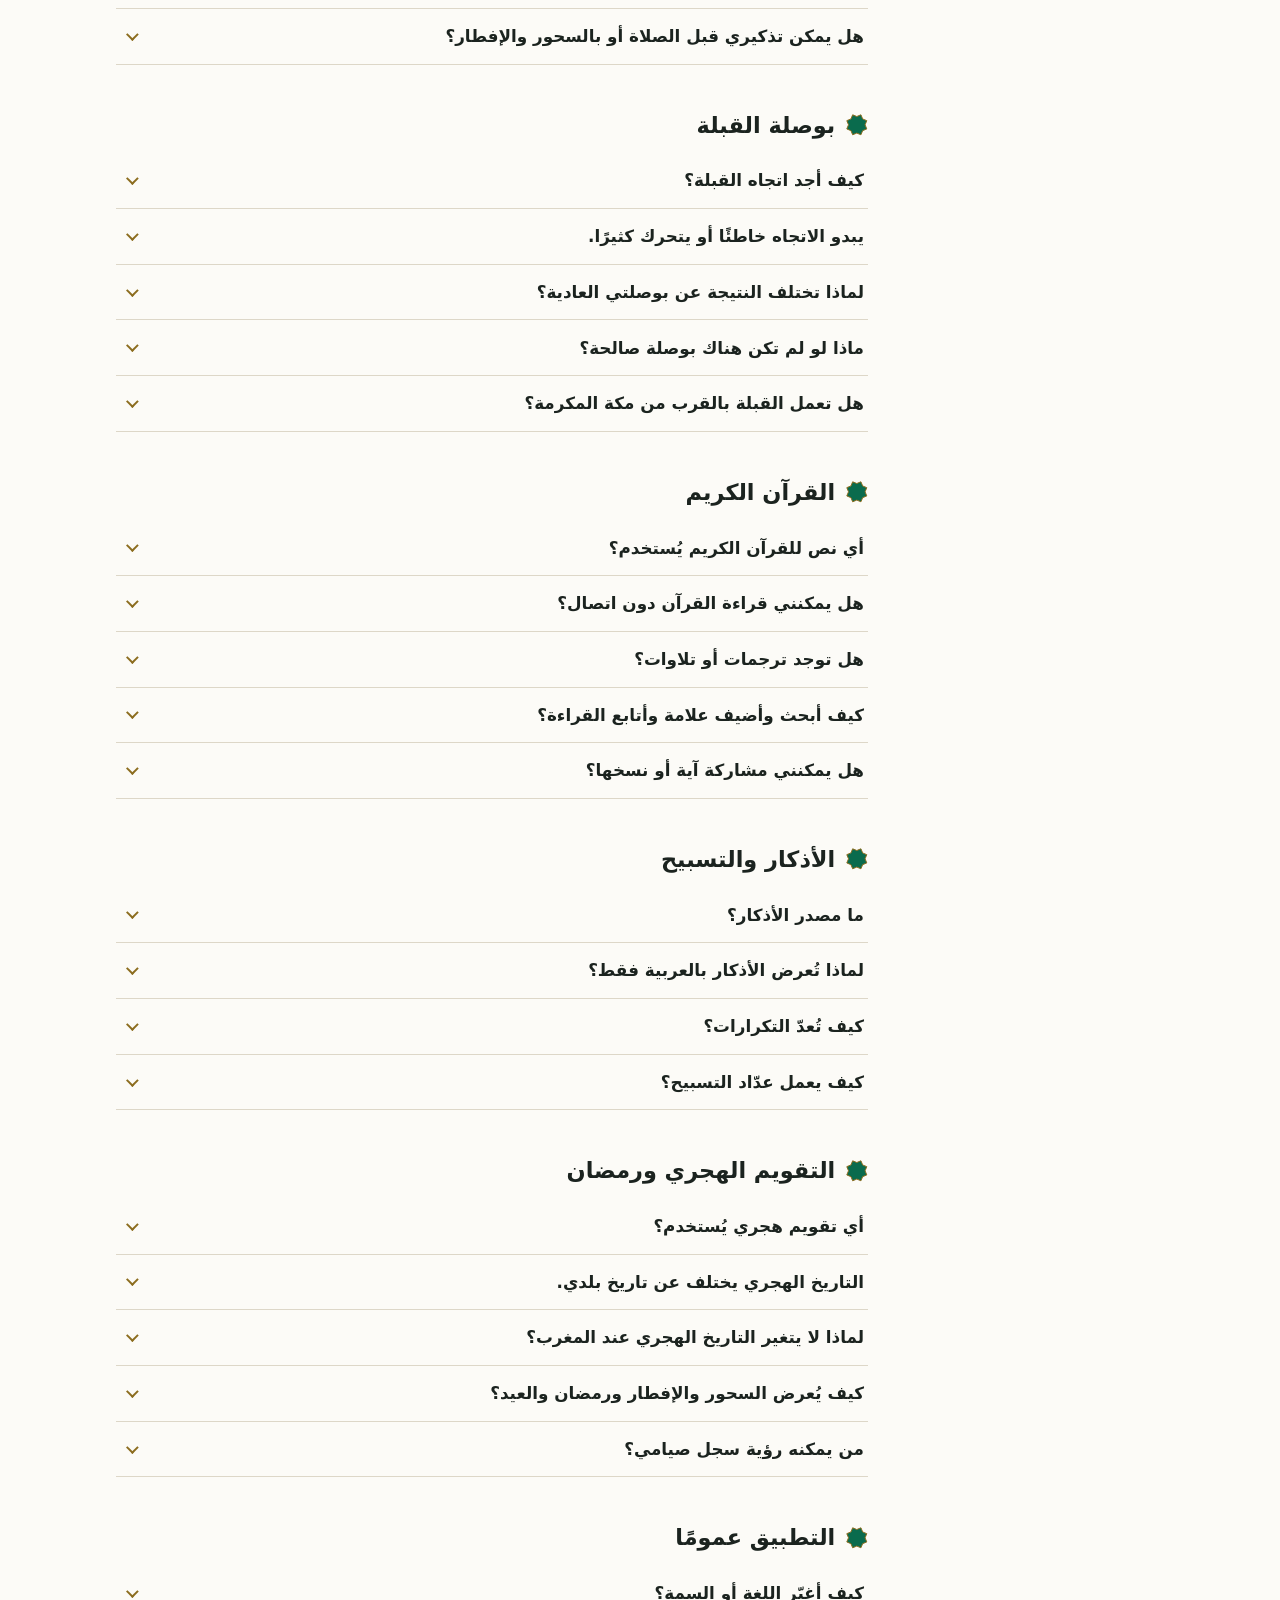
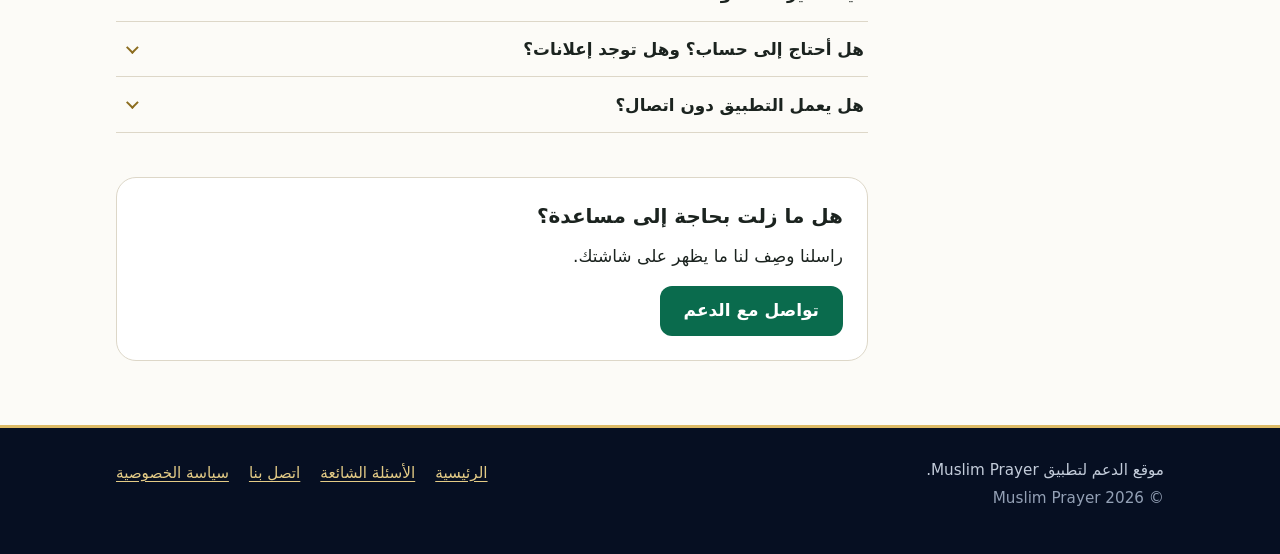
<file: docs/ar/faq.html>
<!doctype html>
<html lang="ar" dir="rtl">
<head>
<meta charset="utf-8">
<meta name="viewport" content="width=device-width, initial-scale=1">
<title>الأسئلة الشائعة – Muslim Prayer</title>
<meta name="description" content="إجابات عن مواقيت الصلاة وطرق الحساب، والموقع والخصوصية، والإشعارات والأذان، وبوصلة القبلة، والقرآن الكريم، والأذكار، والتقويم الهجري في تطبيق Muslim Prayer‏.">
<link rel="canonical" href="https://hassoundev.github.io/muslim-prayer-support/ar/faq.html">
<link rel="alternate" hreflang="en" href="https://hassoundev.github.io/muslim-prayer-support/faq.html">
<link rel="alternate" hreflang="fr" href="https://hassoundev.github.io/muslim-prayer-support/fr/faq.html">
<link rel="alternate" hreflang="ar" href="https://hassoundev.github.io/muslim-prayer-support/ar/faq.html">
<link rel="alternate" hreflang="x-default" href="https://hassoundev.github.io/muslim-prayer-support/faq.html">
<meta property="og:type" content="website">
<meta property="og:site_name" content="Muslim Prayer">
<meta property="og:title" content="الأسئلة الشائعة – Muslim Prayer">
<meta property="og:description" content="إجابات عن مواقيت الصلاة وطرق الحساب، والموقع والخصوصية، والإشعارات والأذان، وبوصلة القبلة، والقرآن الكريم، والأذكار، والتقويم الهجري في تطبيق Muslim Prayer‏.">
<meta property="og:url" content="https://hassoundev.github.io/muslim-prayer-support/ar/faq.html">
<meta property="og:image" content="https://hassoundev.github.io/muslim-prayer-support/assets/og.png">
<meta property="og:image:width" content="1200">
<meta property="og:image:height" content="630">
<meta property="og:image:alt" content="Muslim Prayer">
<meta property="og:locale" content="ar_AR">
<meta property="og:locale:alternate" content="en_US">
<meta property="og:locale:alternate" content="fr_FR">
<meta name="twitter:card" content="summary_large_image">
<meta name="color-scheme" content="light dark">
<meta name="theme-color" content="#0D1F40">
<link rel="icon" href="../assets/icon.svg" type="image/svg+xml">
<link rel="icon" href="../assets/favicon-32.png" sizes="32x32" type="image/png">
<link rel="apple-touch-icon" href="../assets/apple-touch-icon.png">
<link rel="stylesheet" href="../assets/style.css">
<script src="../assets/site.js" defer></script>
</head>
<body class="page-faq">
<a class="skip" href="#main">الانتقال إلى المحتوى</a>
<header class="top">
<div class="wrap top-in">
<a class="brand" href="./"><img src="../assets/icon.svg" width="36" height="36" alt=""><span><bdi>Muslim Prayer</bdi></span></a>
<nav class="main" aria-label="القائمة الرئيسية"><ul><li><a href="./">الرئيسية</a></li><li><a href="faq.html" aria-current="page">الأسئلة الشائعة</a></li><li><a href="contact.html">اتصل بنا</a></li><li><a href="privacy.html">سياسة الخصوصية</a></li></ul></nav>
<nav class="langs" aria-label="اللغة"><ul><li><a href="../faq.html" lang="en" hreflang="en" dir="ltr" data-lang-link>English</a></li><li><a href="../fr/faq.html" lang="fr" hreflang="fr" dir="ltr" data-lang-link>Français</a></li><li><a href="faq.html" lang="ar" hreflang="ar" dir="rtl" data-lang-link aria-current="true">العربية</a></li></ul></nav>
</div>
</header>
<main id="main">
<div class="pagehead"><div class="wrap"><h1>الأسئلة الشائعة</h1>
<p class="lead">تصف هذه الإجابات الإصدار 1.0.0 على iPhone‏. أسماء القوائم مكتوبة كما تظهر في التطبيق.</p></div></div>
<div class="wrap faq">
<nav class="toc" aria-label="المواضيع"><h2>المواضيع</h2><ul><li><a href="#prayer-times">مواقيت الصلاة وطرق الحساب</a></li><li><a href="#location-privacy">الموقع والخصوصية</a></li><li><a href="#notifications">الإشعارات والأذان</a></li><li><a href="#qibla">بوصلة القبلة</a></li><li><a href="#quran">القرآن الكريم</a></li><li><a href="#adhkar">الأذكار والتسبيح</a></li><li><a href="#hijri">التقويم الهجري ورمضان</a></li><li><a href="#general">التطبيق عمومًا</a></li></ul></nav>
<div class="faq-body">
<section id="prayer-times" aria-labelledby="h-prayer-times"><h2 id="h-prayer-times"><svg class="star" viewBox="0 0 24 24" aria-hidden="true"><path d="M16.6 .9l1.9 4.6 4.6 1.9L21.2 12l1.9 4.6-4.6 1.9-1.9 4.6L12 21.2l-4.6 1.9-1.9-4.6L.9 16.6 2.8 12 .9 7.4l4.6-1.9L7.4.9 12 2.8z"/></svg>مواقيت الصلاة وطرق الحساب</h2><details id="how-calculated"><summary><h3>كيف تُحسب مواقيت الصلاة؟</h3></summary><div class="answer"><p>تُحسب على جهازك من موضع الشمس في التاريخ والموقع المختارين، بطريقة الحساب وحساب العصر المحددين في التطبيق، ولا حاجة إلى اتصال بالإنترنت.</p>
<p>النتيجة حساب وليست إعلانًا رسميًا. وهي لا تأخذ ارتفاع مكانك في الحسبان، والاختلاف بدقيقة أو دقيقتين عن جدول آخر أمر معتاد.</p></div></details><details id="methods"><summary><h3>ما طرق الحساب المتاحة، وأيها أختار؟</h3></summary><div class="answer"><p>هناك عشر طرق: رابطة العالم الإسلامي، والجمعية الإسلامية لأمريكا الشمالية (ISNA)، وأم القرى، والهيئة المصرية العامة للمساحة، وجامعة العلوم الإسلامية (كراتشي)، ومعهد الجيوفيزياء (طهران)، ودبي، وقطر، والكويت، وسنغافورة (MUIS).</p>
<p>عند فتح التطبيق أول مرة يقترح طريقة لبلدك. وإذا كان مسجدك أو الجهة المعتمدة في بلدك تتبع طريقة أخرى، فغيّرها من <b>المزيد‏ › ‏الإعدادات‏ › ‏طريقة الحساب</b>.</p></div></details><details id="mosque"><summary><h3>لماذا تختلف المواقيت عن مواقيت مسجدي؟</h3></summary><div class="answer"><p>قد تستخدم المساجد طريقة أخرى، أو احتياطًا خاصًا بها، أو وقت الإقامة بدلًا من دخول وقت الصلاة. تحقق أولًا من هذه الإعدادات:</p>
<ul><li>المدينة المختارة، من <b>المزيد‏ › ‏الإعدادات‏ › ‏الموقع</b>؛</li><li><b>طريقة الحساب</b> و<b>حساب العصر</b>، من <b>المزيد‏ › ‏الإعدادات</b>.</li></ul>
<p>إذا بقي اختلاف فافتح <b>المزيد‏ › ‏الإعدادات‏ › ‏تعديل الأوقات</b>: يمكن تقديم كل صلاة أو تأخيرها بما لا يزيد على 60 دقيقة.</p></div></details><details id="asr"><summary><h3>ما الفرق بين العصر على رأي الجمهور والعصر الحنفي؟</h3></summary><div class="answer"><p>خيار <b>الجمهور</b> يتبع المذاهب الشافعي والمالكي والحنبلي. وخيار <b>الحنفي</b> يجعل العصر متأخرًا. اختر ما يناسبك من <b>المزيد‏ › ‏الإعدادات‏ › ‏حساب العصر</b>.</p></div></details><details id="estimated"><summary><h3>ماذا تعني العلامة ≈؟</h3></summary><div class="answer"><p>تدل على وقت تقديري. في خطوط العرض العليا لا تبلغ الشمس في بعض الأيام الزاوية المستخدمة للفجر أو العشاء، أو لا تشرق أو لا تغرب أصلًا. عندها يتبع التطبيق قاعدة معينة ويميّز الوقت بهذه العلامة، ويمكنك الضغط عليه في الشاشة الرئيسية لقراءة التوضيح.</p>
<p>يمكنك تغيير القاعدة من <b>المزيد‏ › ‏الإعدادات‏ › ‏قاعدة خطوط العرض العليا</b>. ويختلف العمل من بلد إلى آخر، فاسأل مسجدك عن القاعدة التي يتبعها.</p></div></details><details id="umm-al-qura-ramadan"><summary><h3>مع طريقة أم القرى، لماذا يختلف وقت العشاء في رمضان؟</h3></summary><div class="answer"><p>يستخدم التطبيق 90 دقيقة بعد المغرب طوال السنة. أما تقويم أم القرى الرسمي فيستخدم في رمضان 120 دقيقة، ولا يطبّق الإصدار 1.0.0 ذلك تلقائيًا. يمكنك إضافة 30 دقيقة إلى العشاء خلال رمضان من <b>المزيد‏ › ‏الإعدادات‏ › ‏تعديل الأوقات</b>.</p></div></details><details id="travel"><summary><h3>سافرت ولم تتغير المواقيت، لماذا؟</h3></summary><div class="answer"><p>لا يتتبع التطبيق موقعك في الخلفية. افتح <b>المزيد‏ › ‏الإعدادات‏ › ‏الموقع</b> وحدّث موقعك التقريبي أو اختر المدينة الجديدة. تُعرض المواقيت دائمًا بالمنطقة الزمنية للمدينة المختارة.</p></div></details><details id="timetable"><summary><h3>هل يمكنني عرض شهر كامل ومشاركته؟</h3></summary><div class="answer"><p>نعم. من الشاشة الرئيسية افتح <b>جدول الشهر</b>. ومنه يمكنك مشاركة الشهر نصًّا أو تصديره ملف CSV‏، مع اسم المدينة وطريقة الحساب ودون إحداثيات.</p></div></details></section><section id="location-privacy" aria-labelledby="h-location-privacy"><h2 id="h-location-privacy"><svg class="star" viewBox="0 0 24 24" aria-hidden="true"><path d="M16.6 .9l1.9 4.6 4.6 1.9L21.2 12l1.9 4.6-4.6 1.9-1.9 4.6L12 21.2l-4.6 1.9-1.9-4.6L.9 16.6 2.8 12 .9 7.4l4.6-1.9L7.4.9 12 2.8z"/></svg>الموقع والخصوصية</h2><details id="what-location"><summary><h3>أي موقع يستخدمه التطبيق؟</h3></summary><div class="answer"><p>موقعك التقريبي فقط، ويُقرأ مرة واحدة عندما تضغط على <b>استخدام موقعي التقريبي</b>. لا يطلب التطبيق موقع GPS الدقيق ولا الموقع في الخلفية. يُقرَّب الموقع إلى نحو كيلومتر واحد ويُحفظ على جهازك، ويُعثر على أقرب مدينة دون اتصال.</p>
<p>قد يبعد الموقع التقريبي عدة كيلومترات، ولا يغيّر ذلك مواقيت الصلاة عادةً إلا بنحو دقيقة على الأكثر.</p></div></details><details id="without-permission"><summary><h3>هل يمكنني استخدام التطبيق دون مشاركة موقعي؟</h3></summary><div class="answer"><p>نعم. اضغط على <b>اختيار مدينة يدويًا</b> أثناء الإعداد أو من <b>المزيد‏ › ‏الإعدادات‏ › ‏الموقع</b>، ثم ابحث عن مدينتك. قائمة المدن موجودة داخل التطبيق وتعمل دون اتصال.</p></div></details><details id="not-found"><summary><h3>تعذّر تحديد موقعي، ماذا أفعل؟</h3></summary><div class="answer"><ul><li>تأكد من تشغيل خدمات الموقع من <b>الإعدادات‏ › ‏الخصوصية والأمن‏ › ‏خدمات الموقع</b> في iPhone‏، ومن أن Muslim Prayer مضبوط على <b>أثناء استخدام التطبيق</b>.</li><li>أعد المحاولة في مكان تكون فيه الإشارة أفضل.</li><li>أو اختر مدينتك يدويًا، فالتطبيق يعمل بالطريقة نفسها.</li></ul></div></details><details id="what-is-sent"><summary><h3>ما الذي يبقى على جهازي، وما الذي يُرسَل؟</h3></summary><div class="answer"><p>يُحفظ على جهازك موقعك المختار وإعدادات الصلاة والعلامات المرجعية والتقدم في القراءة وعدّادات الأذكار والتسبيح وسجل الصيام. ولا يرسلها التطبيق إلى خدمات الإحصاءات أو تقارير الأعطال أو الإعدادات التي يستخدمها.</p>
<p>يستخدم التطبيق Google Firebase‏. وتعالج خدمة Remote Config‏، التي توفّر إعدادات التطبيق، معلومات تقنية مثل معرّف التثبيت وإصدار التطبيق والنظام، وبلد الجهاز ولغته ومنطقته الزمنية. وهي تعمل بشكل مستقل عن الخيارين التاليين.</p>
<p>خيارا <b>إحصاءات الاستخدام</b> و<b>تقارير الأعطال</b> متوقفان حتى تفعّلهما من <b>المزيد‏ › ‏الإعدادات‏ › ‏الخصوصية</b>. وسياسة الخصوصية هي الوثيقة المرجعية.</p></div></details><details id="change-delete"><summary><h3>كيف أغيّر خياراتي أو أحذف بياناتي؟</h3></summary><div class="answer"><p>يمكنك تشغيل إحصاءات الاستخدام وتقارير الأعطال أو إيقافها في أي وقت من <b>المزيد‏ › ‏الإعدادات‏ › ‏الخصوصية</b>. ويمكن إزالة المواقع المحفوظة من <b>المزيد‏ › ‏الإعدادات‏ › ‏الموقع</b>.</p>
<p>حذف التطبيق يزيل البيانات التي حفظها على iPhone‏، وقد تبقى نسخة منها في نسخة احتياطية سابقة. للطلبات الأخرى راجع سياسة الخصوصية أو راسلنا.</p></div></details><p class="after"><a class="strong" href="privacy.html">اقرأ سياسة الخصوصية</a></p></section><section id="notifications" aria-labelledby="h-notifications"><h2 id="h-notifications"><svg class="star" viewBox="0 0 24 24" aria-hidden="true"><path d="M16.6 .9l1.9 4.6 4.6 1.9L21.2 12l1.9 4.6-4.6 1.9-1.9 4.6L12 21.2l-4.6 1.9-1.9-4.6L.9 16.6 2.8 12 .9 7.4l4.6-1.9L7.4.9 12 2.8z"/></svg>الإشعارات والأذان</h2><details id="turn-on"><summary><h3>كيف أفعّل إشعارات الصلاة؟</h3></summary><div class="answer"><p>افتح <b>المزيد‏ › ‏الإعدادات‏ › ‏الإشعارات</b> وفعّل <b>إشعارات الصلاة</b>. عندها يطلب iOS إذنك. تبقى الإشعارات متوقفة حتى تفعل ذلك، ويجب أن يكون هناك موقع مختار.</p></div></details><details id="choose-sound"><summary><h3>هل يمكنني اختيار صوت مختلف لكل صلاة؟</h3></summary><div class="answer"><p>نعم. من <b>المزيد‏ › ‏الإعدادات‏ › ‏الإشعارات</b> يمكن تشغيل إشعار كل صلاة من الصلوات الخمس أو إيقافه، واختيار <b>الأذان</b> أو <b>صوت قصير</b> أو <b>صامت</b>. ويمكنك الاستماع إلى الصوت قبل اختياره. لا يوجد إشعار للشروق لأنه ليس صلاة.</p></div></details><details id="adhan-30s"><summary><h3>لماذا يتوقف الأذان بعد نحو 30 ثانية؟</h3></summary><div class="answer"><p>يحدّ iOS أصوات الإشعارات بـ 30 ثانية، لذا يُشغّل الإشعار مطلع الأذان.</p></div></details><details id="no-sound"><summary><h3>لا تصلني الإشعارات، أو تصل بلا صوت.</h3></summary><div class="answer"><ul><li>من <b>المزيد‏ › ‏الإعدادات‏ › ‏الإشعارات</b> تأكد من تشغيل الإشعارات والصلاة المطلوبة، ومن أن الصوت ليس <b>صامت</b>، ومن عدم ظهور أي تنبيه.</li><li>من <b>الإعدادات‏ › ‏الإشعارات‏ › ‏Muslim Prayer</b> في iPhone اسمح بالإشعارات والتنبيهات والأصوات.</li><li>تحقق من الوضع الصامت ومستوى الصوت وأوضاع التركيز: أصوات الإشعارات تتبعها، وقد يؤخر وضع التركيز ظهور الإشعارات.</li><li>تأكد من اختيار موقع.</li></ul></div></details><details id="stopped"><summary><h3>توقفت الإشعارات بعد نحو أسبوع.</h3></summary><div class="answer"><p>يحدّ iOS عدد الإشعارات التي يمكن للتطبيق جدولتها مسبقًا، لذا يجدول التطبيق ما يصل إلى 7 أيام، أو أقل قليلًا عند تفعيل التذكيرات. افتح التطبيق لجدولة الأيام التالية. وتصلك رسالة تذكير قبل انتهاء الإشعارات المجدولة.</p></div></details><details id="reminders"><summary><h3>هل يمكن تذكيري قبل الصلاة أو بالسحور والإفطار؟</h3></summary><div class="answer"><p>نعم. في <b>المزيد‏ › ‏الإعدادات‏ › ‏الإشعارات</b> تذكير اختياري قبل كل صلاة مفعّلة بمدة من 5 إلى 60 دقيقة. وتذكيرات السحور والإفطار والتذكير اليومي في رمضان موجودة في <b>المزيد‏ › ‏رمضان‏ › ‏إعدادات رمضان</b>. جميعها متوقفة حتى تفعّلها.</p></div></details></section><section id="qibla" aria-labelledby="h-qibla"><h2 id="h-qibla"><svg class="star" viewBox="0 0 24 24" aria-hidden="true"><path d="M16.6 .9l1.9 4.6 4.6 1.9L21.2 12l1.9 4.6-4.6 1.9-1.9 4.6L12 21.2l-4.6 1.9-1.9-4.6L.9 16.6 2.8 12 .9 7.4l4.6-1.9L7.4.9 12 2.8z"/></svg>بوصلة القبلة</h2><details id="how-to-use"><summary><h3>كيف أجد اتجاه القبلة؟</h3></summary><div class="answer"><p>اختر موقعًا، ثم افتح تبويب <b>القبلة</b>، وأمسك هاتفك أفقيًا والشاشة للأعلى، واستدر حتى يعرض التطبيق <b>أنت متجه إلى القبلة</b>. يُحسب الاتجاه من المدينة المختارة، فتأكد من أنها المكان الذي أنت فيه.</p></div></details><details id="wrong"><summary><h3>يبدو الاتجاه خاطئًا أو يتحرك كثيرًا.</h3></summary><div class="answer"><p>تتأثر بوصلة الهاتف بالمعادن والمغناطيسات والسيارات والأجهزة الإلكترونية والأغطية المغناطيسية. يعرض التطبيق دقة البوصلة، فاضغط على <b>معايرة</b> للاطلاع على الإرشادات:</p>
<ul><li>حرّك هاتفك على شكل الرقم 8 عدة مرات مع إمالته في كل الاتجاهات؛</li><li>ابتعد عن المعادن والمغناطيسات، وانزع الأغطية أو الحوامل المغناطيسية؛</li><li>أمسك الهاتف أفقيًا؛</li><li>إذا بدا الاتجاه خاطئًا بعد ذلك، فقارنه بمعلم معروف أو ببوصلة أخرى.</li></ul></div></details><details id="north"><summary><h3>لماذا تختلف النتيجة عن بوصلتي العادية؟</h3></summary><div class="answer"><p>تشير البوصلة العادية إلى الشمال المغناطيسي، أما زاوية القبلة فتُقاس من الشمال الجغرافي. يصحح التطبيق الفرق (الانحراف المغناطيسي) بحسب مكانك والتاريخ باستخدام النموذج المغناطيسي العالمي، ويعرض القيمة المستخدمة.</p></div></details><details id="no-compass"><summary><h3>ماذا لو لم تكن هناك بوصلة صالحة؟</h3></summary><div class="answer"><p>يعرض التطبيق مخططًا ثابتًا يكون الشمال في أعلاه، ولا يتحرك مع هاتفك. استخدم الزاوية من الشمال الجغرافي، أو القيمة المعطاة للبوصلة المغناطيسية عند توفرها.</p></div></details><details id="near-makkah"><summary><h3>هل تعمل القبلة بالقرب من مكة المكرمة؟</h3></summary><div class="answer"><p>لأن موقعك تقريبي، قد يكون الاتجاه غير دقيق ضمن نحو 25 كيلومترًا من الكعبة، ويعرض التطبيق تنبيهًا هناك.</p></div></details></section><section id="quran" aria-labelledby="h-quran"><h2 id="h-quran"><svg class="star" viewBox="0 0 24 24" aria-hidden="true"><path d="M16.6 .9l1.9 4.6 4.6 1.9L21.2 12l1.9 4.6-4.6 1.9-1.9 4.6L12 21.2l-4.6 1.9-1.9-4.6L.9 16.6 2.8 12 .9 7.4l4.6-1.9L7.4.9 12 2.8z"/></svg>القرآن الكريم</h2><details id="text"><summary><h3>أي نص للقرآن الكريم يُستخدم؟</h3></summary><div class="answer"><p>النص العربي الكامل الذي نشره مشروع Tanzil ‏(tanzil.net) بالرسم العثماني، ويُعرض كما نُشر بموجب رخصة المشاع الإبداعي «نسب المُصنَّف 3.0». المصادر مذكورة في تبويب <b>القرآن</b> ضمن <b>المصادر</b>.</p></div></details><details id="offline"><summary><h3>هل يمكنني قراءة القرآن دون اتصال؟</h3></summary><div class="answer"><p>نعم. النص موجود داخل التطبيق.</p></div></details><details id="translation-audio"><summary><h3>هل توجد ترجمات أو تلاوات؟</h3></summary><div class="answer"><p>لا توجد في الإصدار 1.0.0‏. يُعرض القرآن بالعربية فقط مهما كانت لغة التطبيق، ولا توجد تلاوة صوتية.</p></div></details><details id="find"><summary><h3>كيف أبحث وأضيف علامة وأتابع القراءة؟</h3></summary><div class="answer"><p>استخدم زر البحث للعثور على سورة باسمها أو رقمها، أو للبحث في النص العربي (التشكيل اختياري). اضغط على آية لإضافة علامة. ويعيدك خيار <b>متابعة القراءة</b> إلى آخر موضع، ويمكنك تغيير حجم النص أثناء القراءة.</p></div></details><details id="share"><summary><h3>هل يمكنني مشاركة آية أو نسخها؟</h3></summary><div class="answer"><p>نعم. اضغط على الآية ثم على <b>مشاركة</b> أو <b>نسخ</b>. ويُضاف إليها المرجع ومصدر النص.</p></div></details></section><section id="adhkar" aria-labelledby="h-adhkar"><h2 id="h-adhkar"><svg class="star" viewBox="0 0 24 24" aria-hidden="true"><path d="M16.6 .9l1.9 4.6 4.6 1.9L21.2 12l1.9 4.6-4.6 1.9-1.9 4.6L12 21.2l-4.6 1.9-1.9-4.6L.9 16.6 2.8 12 .9 7.4l4.6-1.9L7.4.9 12 2.8z"/></svg>الأذكار والتسبيح</h2><details id="adhkar-source"><summary><h3>ما مصدر الأذكار؟</h3></summary><div class="answer"><p>من القرآن الكريم ومن روايات درجتها صحيح أو حسن في المصادر المذكورة في التطبيق. ويعرض كل ذكر مرجعه ودرجته. التطبيق غير معتمد من جهة دينية، فارجع في المسائل الشرعية إلى من تثق به من أهل العلم.</p></div></details><details id="adhkar-language"><summary><h3>لماذا تُعرض الأذكار بالعربية فقط؟</h3></summary><div class="answer"><p>تُعرض كما وردت، دون ترجمة أو كتابة بالحروف اللاتينية أو صوت. أما القوائم وأسماء الأقسام فمترجمة.</p></div></details><details id="counting"><summary><h3>كيف تُعدّ التكرارات؟</h3></summary><div class="answer"><p>يستخدم التطبيق العدد المذكور في الحديث. وإذا لم يُذكر عدد، يُحسب الذكر مرة واحدة ويوضح التطبيق ذلك. ويُحفظ التقدم لكل يوم على جهازك.</p></div></details><details id="tasbih"><summary><h3>كيف يعمل عدّاد التسبيح؟</h3></summary><div class="answer"><p>افتح <b>الأذكار‏ › ‏التسبيح</b> واضغط على الدائرة للعدّ. يمكنك استخدام ذكر مقترح أو إنشاء عدّاد بنص عربي من عندك، واختيار هدف أو عدم تحديده، وتفعيل الاهتزاز أو الصوت. وتحمل العدّادات التي تنشئها عبارة <b>أضفته أنت</b>، ولا يتحقق التطبيق من نصها.</p></div></details></section><section id="hijri" aria-labelledby="h-hijri"><h2 id="h-hijri"><svg class="star" viewBox="0 0 24 24" aria-hidden="true"><path d="M16.6 .9l1.9 4.6 4.6 1.9L21.2 12l1.9 4.6-4.6 1.9-1.9 4.6L12 21.2l-4.6 1.9-1.9-4.6L.9 16.6 2.8 12 .9 7.4l4.6-1.9L7.4.9 12 2.8z"/></svg>التقويم الهجري ورمضان</h2><details id="calendar"><summary><h3>أي تقويم هجري يُستخدم؟</h3></summary><div class="answer"><p>تقويم أم القرى، ويُحسب دون اتصال للأعوام من 1420 إلى 1500 هـ (من 1999 إلى 2077 م). وخارج هذه الأعوام لا يُعرض تاريخ هجري.</p></div></details><details id="differs"><summary><h3>التاريخ الهجري يختلف عن تاريخ بلدي.</h3></summary><div class="answer"><p>قد تتوقف بداية الشهر على رؤية الهلال المحلية. من <b>المزيد‏ › ‏الإعدادات‏ › ‏تعديل الأوقات</b> اضبط <b>تعديل التاريخ الهجري</b> تقديمًا أو تأخيرًا بما لا يزيد على يومين. ويسري ذلك أيضًا على التقويم وتواريخ رمضان والعيد.</p></div></details><details id="maghrib"><summary><h3>لماذا لا يتغير التاريخ الهجري عند المغرب؟</h3></summary><div class="answer"><p>يعرض التطبيق كل تاريخ هجري على يومه المدني، من منتصف الليل إلى منتصف الليل في الموقع المختار. أما في الحساب الإسلامي فيبدأ اليوم من مغرب اليوم السابق.</p></div></details><details id="ramadan"><summary><h3>كيف يُعرض السحور والإفطار ورمضان والعيد؟</h3></summary><div class="answer"><p>ينتهي السحور بدخول الفجر ويكون الإفطار عند المغرب، وهي مواقيت صلاتك نفسها بطريقة الحساب والتعديلات التي اخترتها ودون أي إضافة.</p>
<p>تواريخ رمضان والعيد تقديرية بحسب التقويم، وقد تختلف عن إعلان الجهة المعتمدة في بلدك، والتطبيق لا يحدده.</p></div></details><details id="fasting"><summary><h3>من يمكنه رؤية سجل صيامي؟</h3></summary><div class="answer"><p>يُحفظ السجل على جهازك، ولا يرسله التطبيق إلى أي خادم.</p></div></details></section><section id="general" aria-labelledby="h-general"><h2 id="h-general"><svg class="star" viewBox="0 0 24 24" aria-hidden="true"><path d="M16.6 .9l1.9 4.6 4.6 1.9L21.2 12l1.9 4.6-4.6 1.9-1.9 4.6L12 21.2l-4.6 1.9-1.9-4.6L.9 16.6 2.8 12 .9 7.4l4.6-1.9L7.4.9 12 2.8z"/></svg>التطبيق عمومًا</h2><details id="language"><summary><h3>كيف أغيّر اللغة أو السمة؟</h3></summary><div class="answer"><p>افتح <b>المزيد‏ › ‏الإعدادات</b>. التطبيق متاح بالعربية والإنجليزية والفرنسية والإسبانية والإيطالية والألمانية، بسمة فاتحة أو داكنة، وبتنسيق 12 أو 24 ساعة.</p></div></details><details id="account-ads"><summary><h3>هل أحتاج إلى حساب؟ وهل توجد إعلانات؟</h3></summary><div class="answer"><p>لا حساب ولا تسجيل. الإصدار 1.0.0 مجاني ولا يعرض إعلانات.</p></div></details><details id="internet"><summary><h3>هل يعمل التطبيق دون اتصال؟</h3></summary><div class="answer"><p>تعمل مواقيت الصلاة والإشعارات والقبلة ونص القرآن والأذكار والتقويم دون اتصال. ويُستخدم الاتصال لخدمات Firebase المذكورة أعلاه ولفتح سياسة الخصوصية.</p></div></details></section>
<div class="card"><h2>هل ما زلت بحاجة إلى مساعدة؟</h2><p>راسلنا وصِف لنا ما يظهر على شاشتك.</p>
<p><a class="btn green" href="contact.html">تواصل مع الدعم</a></p></div>
</div>
</div>
</main>
<footer class="foot">
<div class="wrap foot-in">
<p>موقع الدعم لتطبيق Muslim Prayer‏.<br><span class="copy">© 2026 <bdi>Muslim Prayer</bdi></span></p>
<nav aria-label="القائمة الرئيسية (2)"><ul><li><a href="./">الرئيسية</a></li><li><a href="faq.html" aria-current="page">الأسئلة الشائعة</a></li><li><a href="contact.html">اتصل بنا</a></li><li><a href="privacy.html">سياسة الخصوصية</a></li></ul></nav>
</div>
</footer>
</body>
</html>
</file>
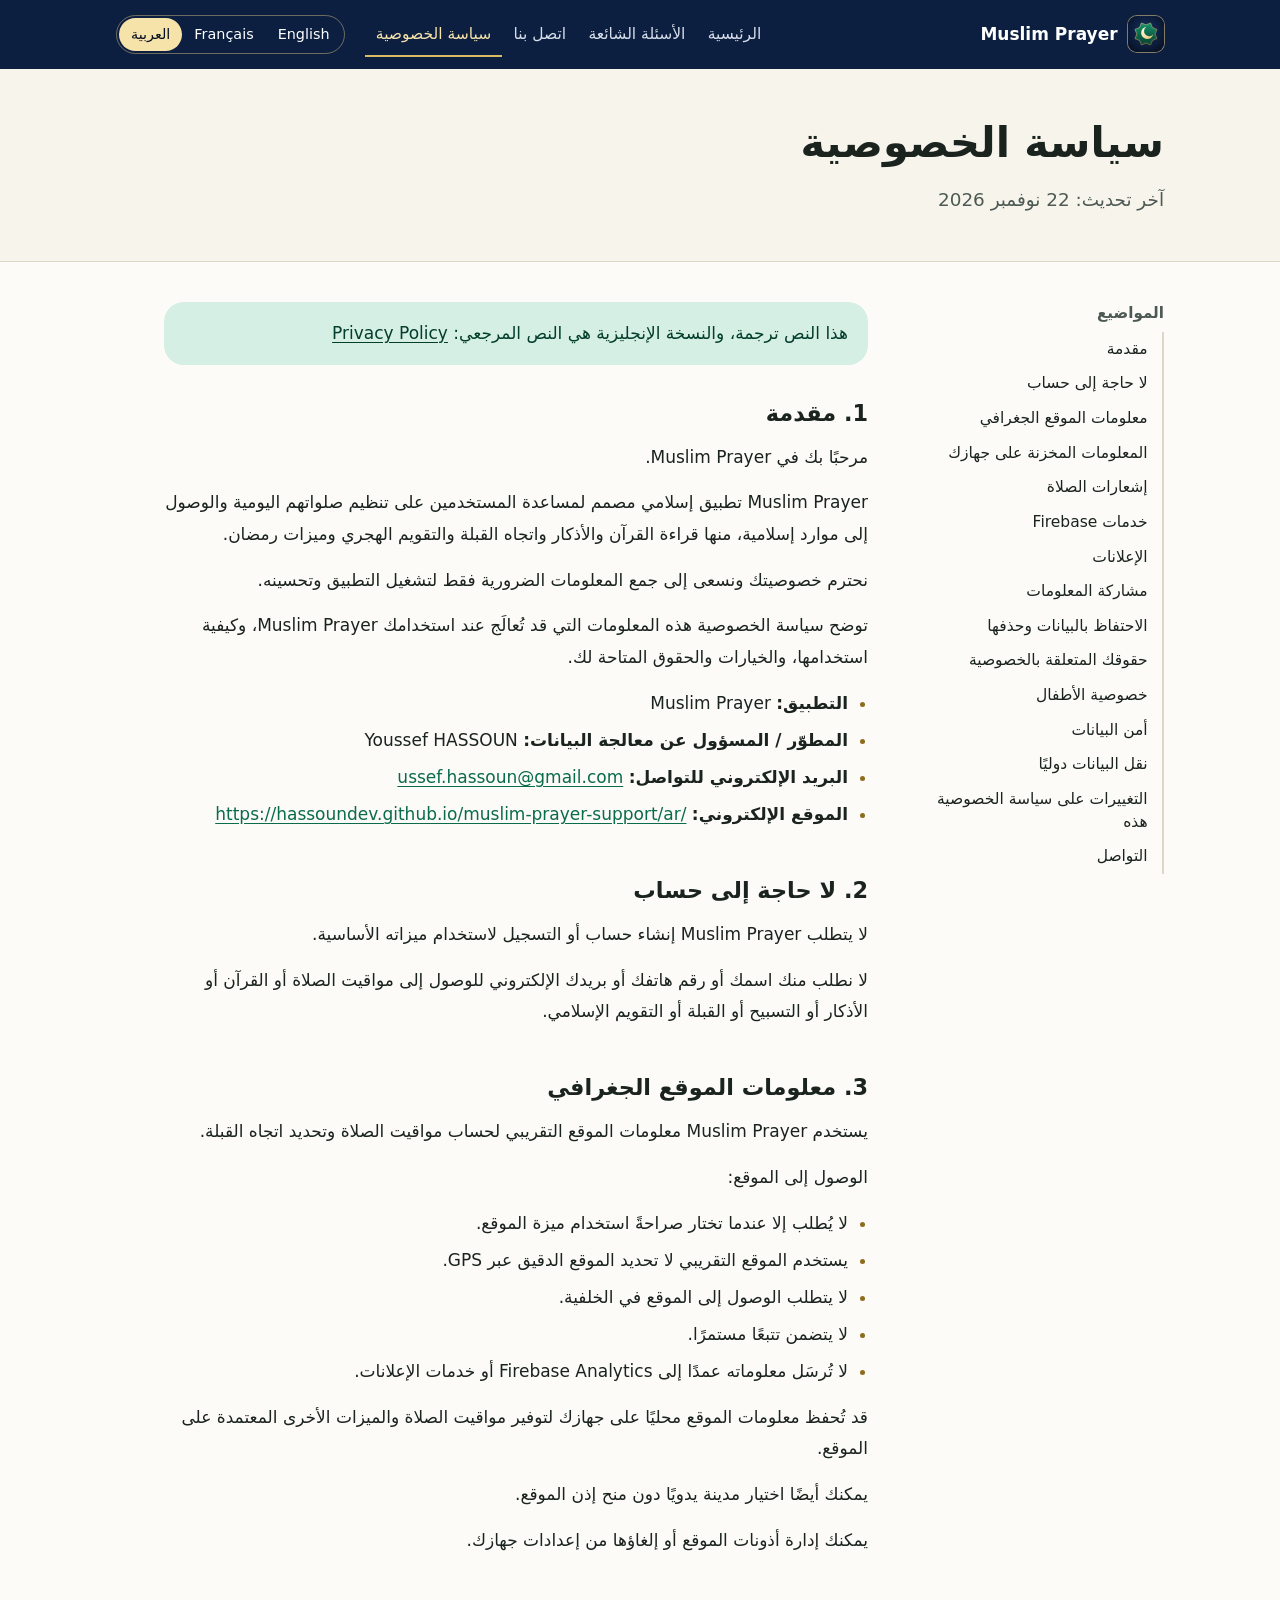
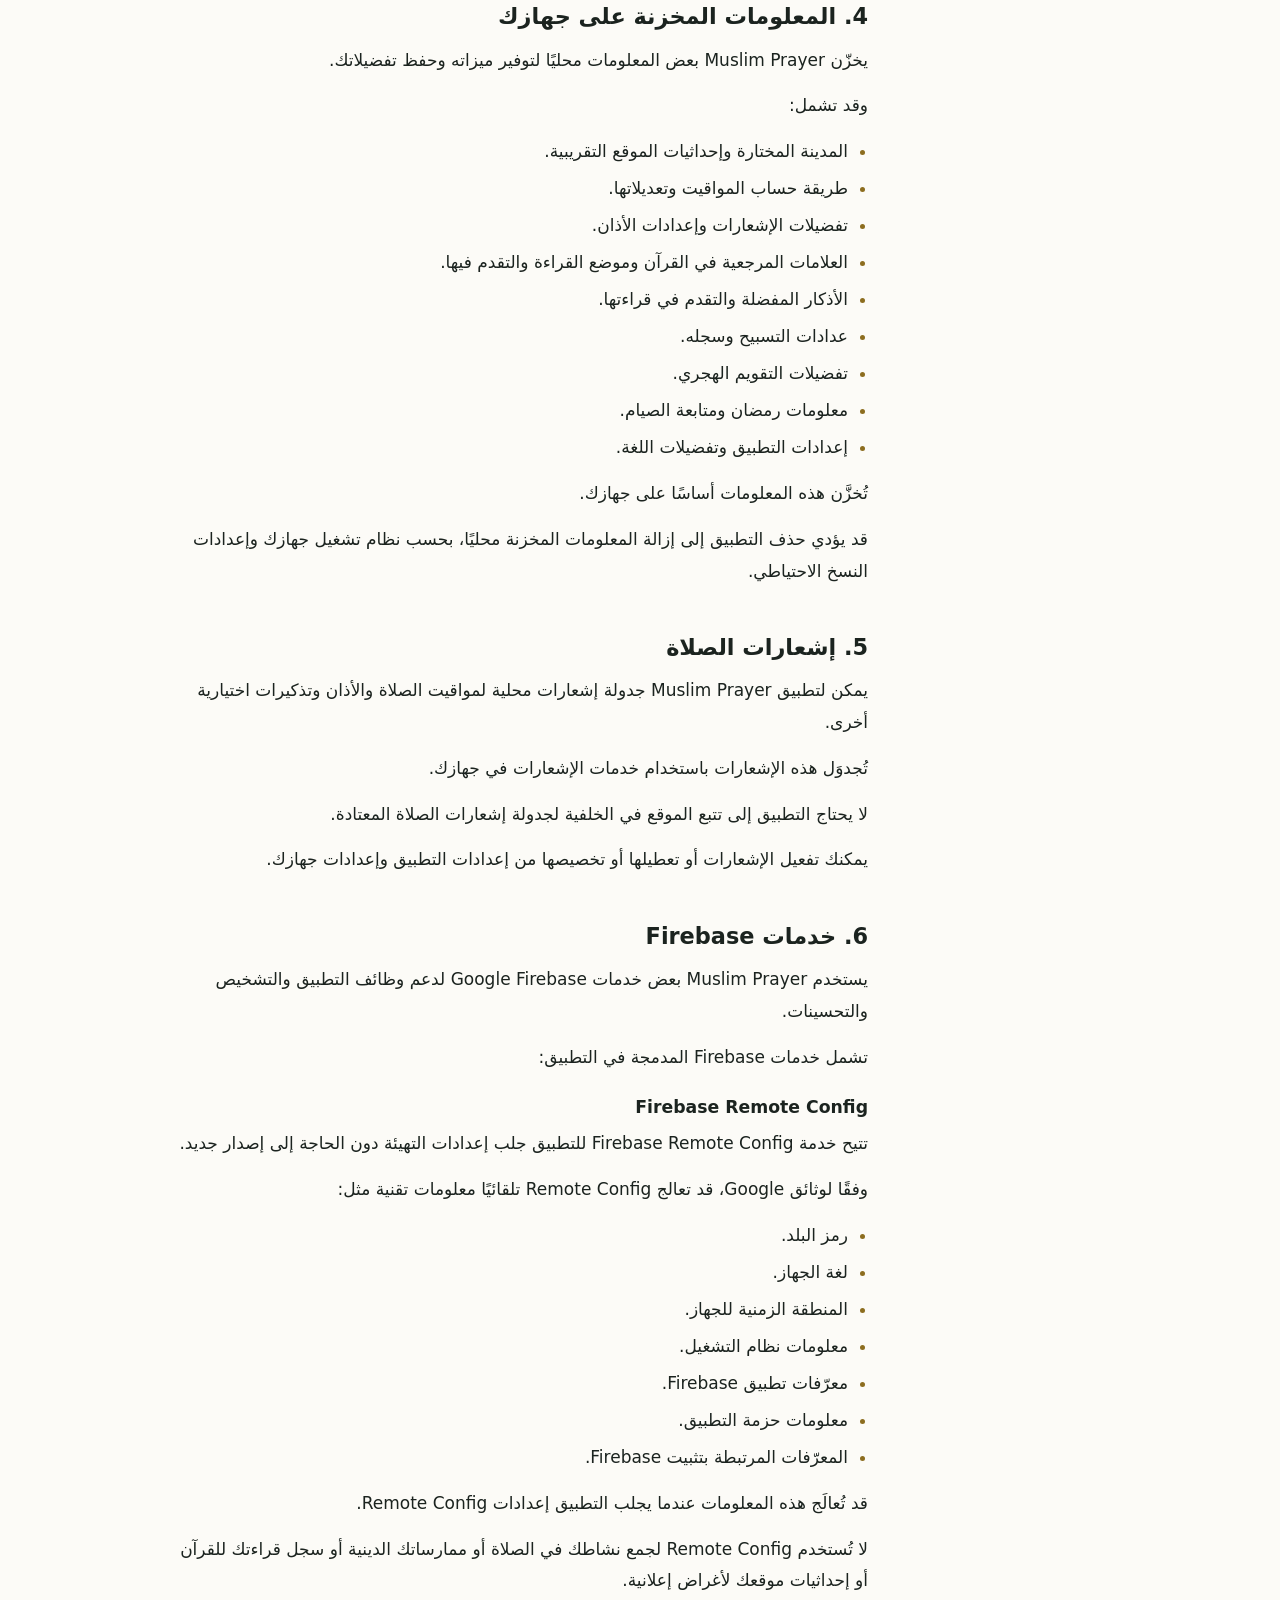
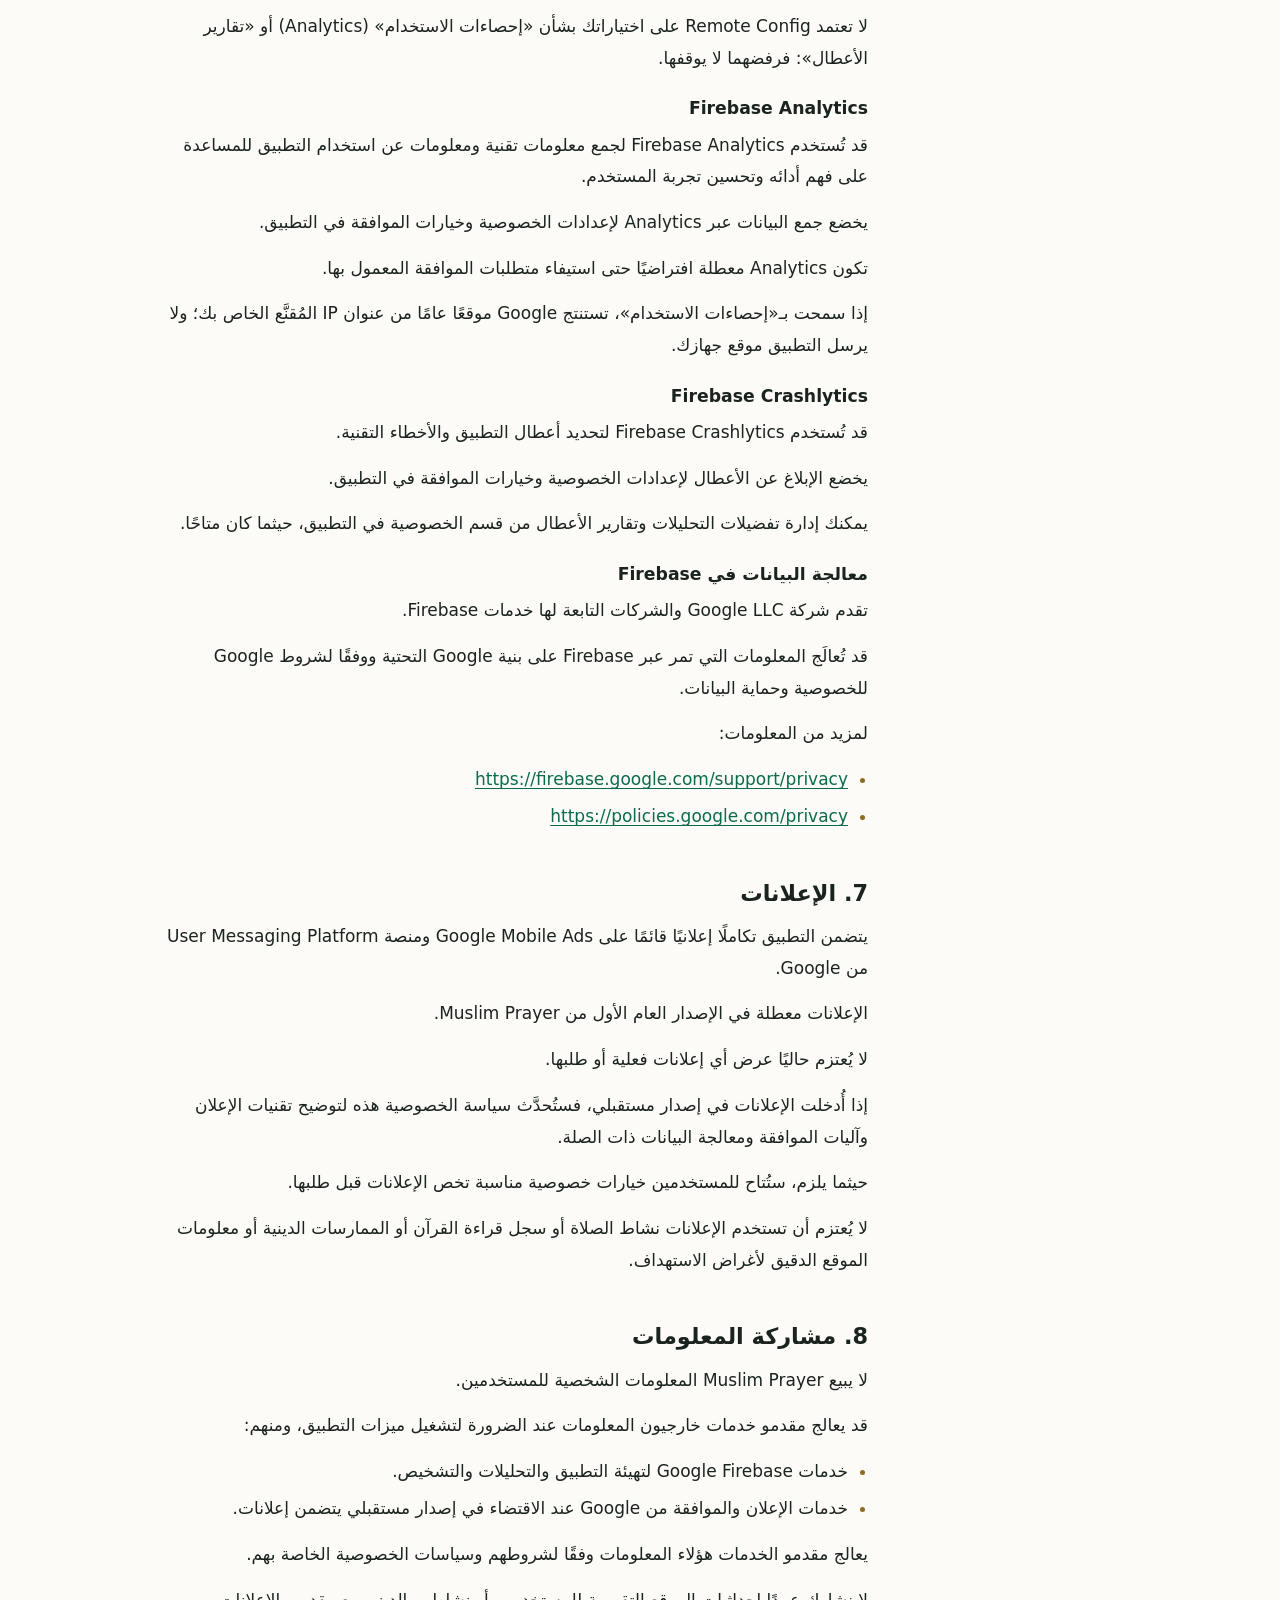
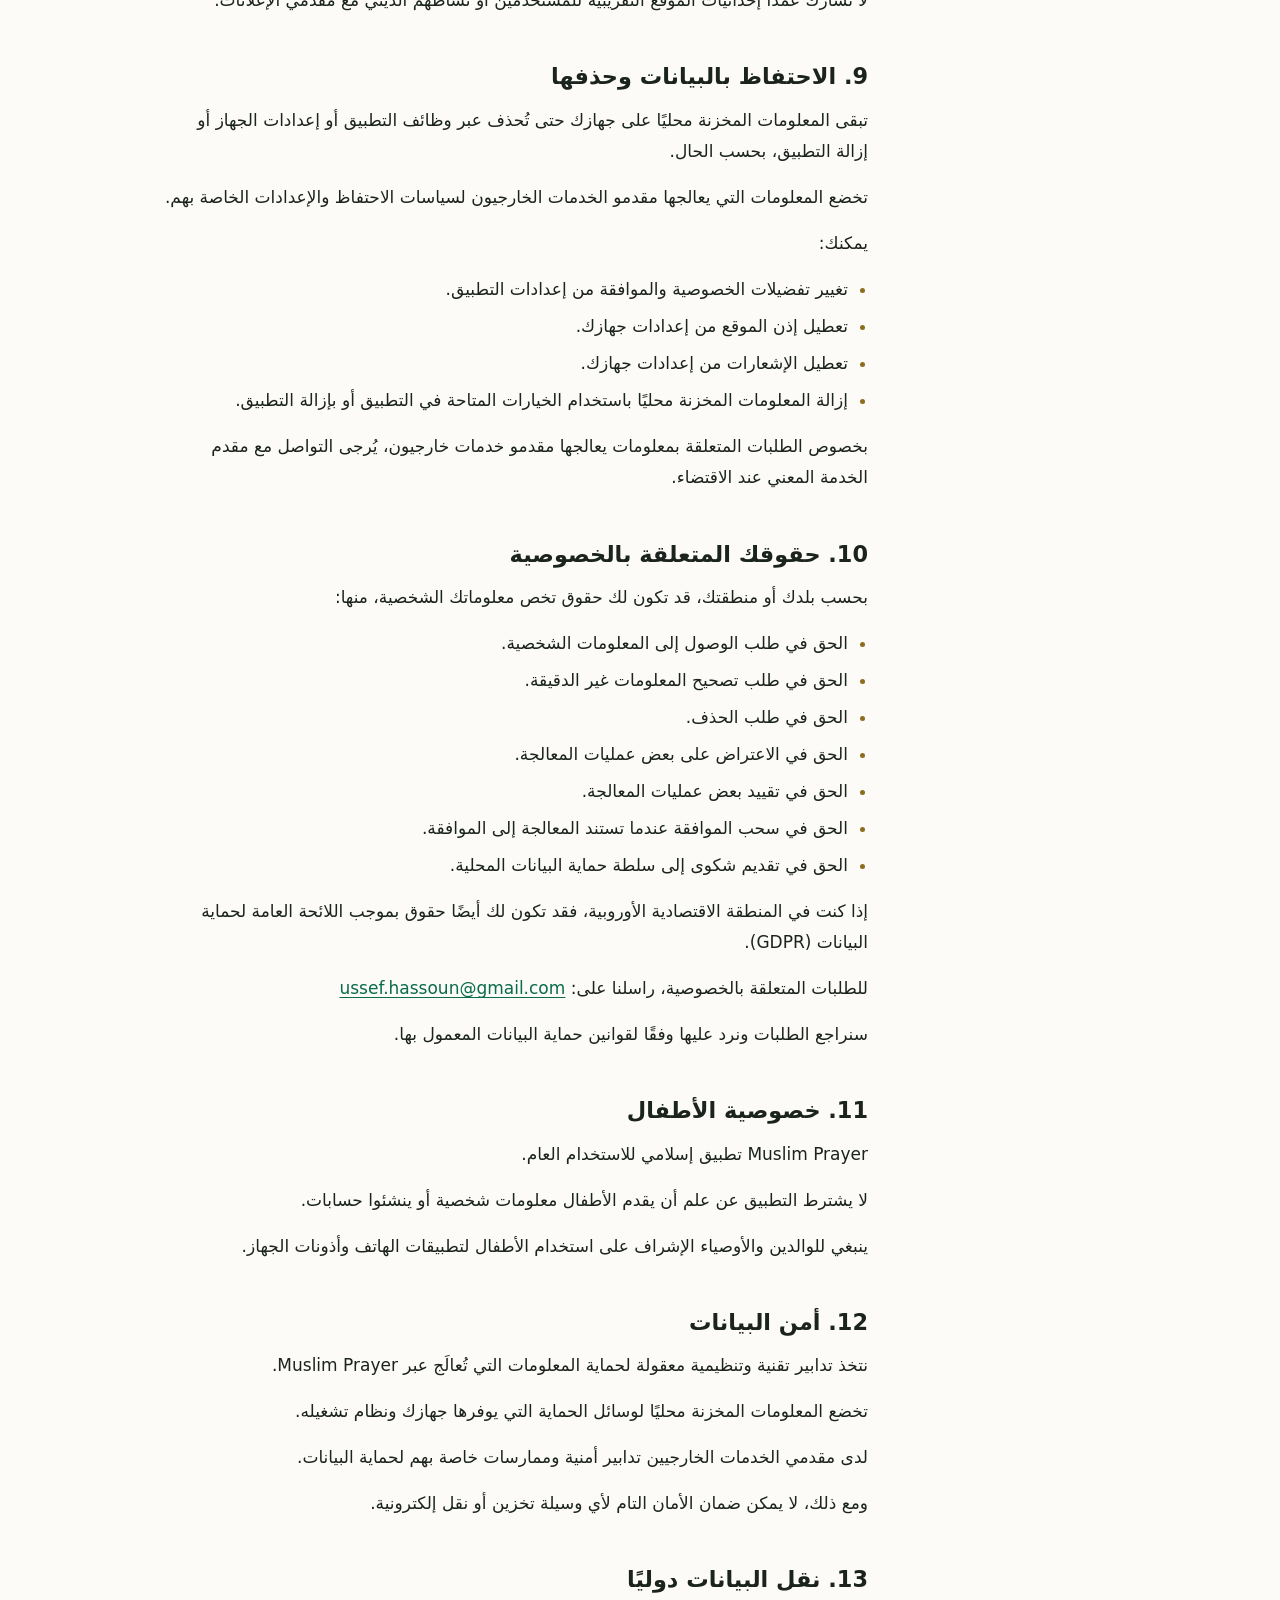
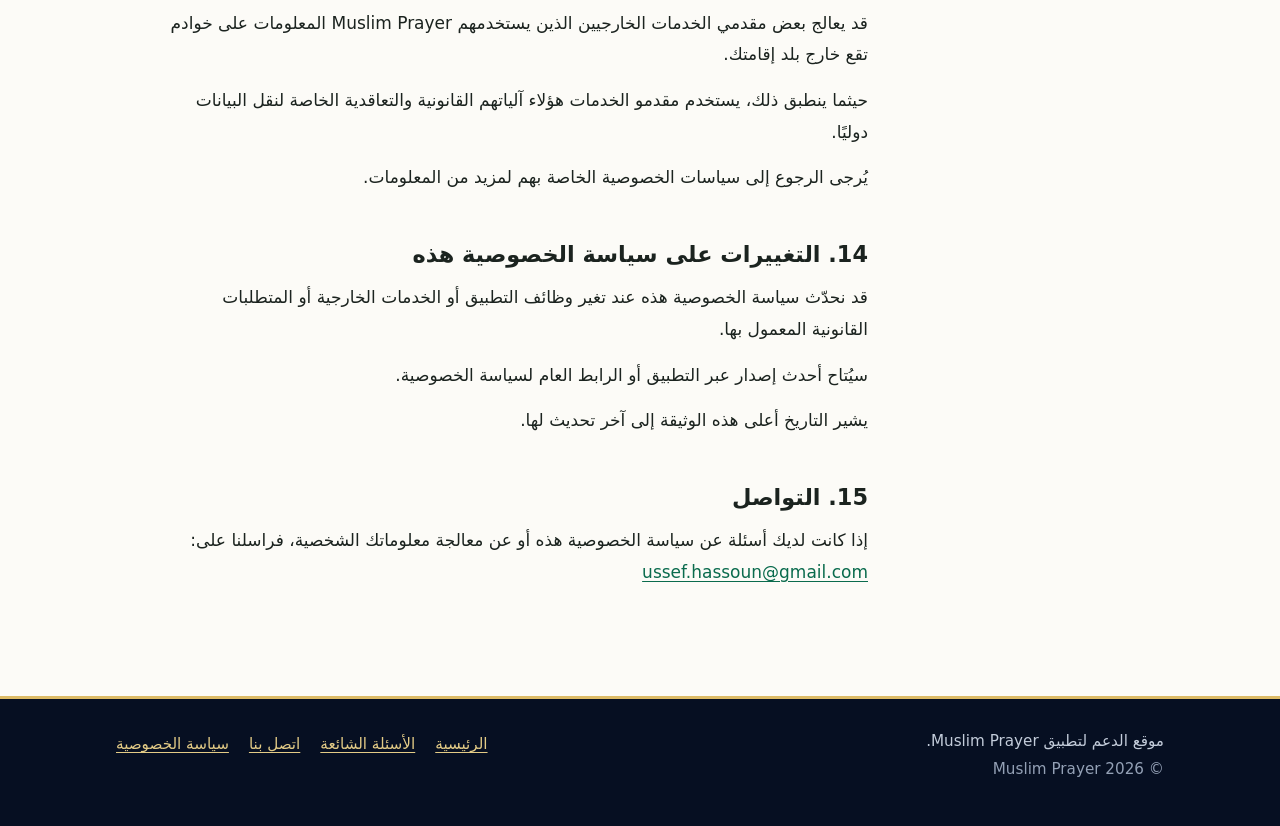
<file: docs/ar/privacy.html>
<!doctype html>
<html lang="ar" dir="rtl">
<head>
<meta charset="utf-8">
<meta name="viewport" content="width=device-width, initial-scale=1">
<title>سياسة الخصوصية – Muslim Prayer</title>
<meta name="description" content="سياسة الخصوصية لتطبيق Muslim Prayer‏: المعلومات التي قد تُعالَج وكيفية استخدامها والخيارات والحقوق المتاحة لك.">
<link rel="canonical" href="https://hassoundev.github.io/muslim-prayer-support/ar/privacy.html">
<link rel="alternate" hreflang="en" href="https://hassoundev.github.io/muslim-prayer-support/privacy.html">
<link rel="alternate" hreflang="fr" href="https://hassoundev.github.io/muslim-prayer-support/fr/privacy.html">
<link rel="alternate" hreflang="ar" href="https://hassoundev.github.io/muslim-prayer-support/ar/privacy.html">
<link rel="alternate" hreflang="x-default" href="https://hassoundev.github.io/muslim-prayer-support/privacy.html">
<meta property="og:type" content="website">
<meta property="og:site_name" content="Muslim Prayer">
<meta property="og:title" content="سياسة الخصوصية – Muslim Prayer">
<meta property="og:description" content="سياسة الخصوصية لتطبيق Muslim Prayer‏: المعلومات التي قد تُعالَج وكيفية استخدامها والخيارات والحقوق المتاحة لك.">
<meta property="og:url" content="https://hassoundev.github.io/muslim-prayer-support/ar/privacy.html">
<meta property="og:image" content="https://hassoundev.github.io/muslim-prayer-support/assets/og.png">
<meta property="og:image:width" content="1200">
<meta property="og:image:height" content="630">
<meta property="og:image:alt" content="Muslim Prayer">
<meta property="og:locale" content="ar_AR">
<meta property="og:locale:alternate" content="en_US">
<meta property="og:locale:alternate" content="fr_FR">
<meta name="twitter:card" content="summary_large_image">
<meta name="color-scheme" content="light dark">
<meta name="theme-color" content="#0D1F40">
<link rel="icon" href="../assets/icon.svg" type="image/svg+xml">
<link rel="icon" href="../assets/favicon-32.png" sizes="32x32" type="image/png">
<link rel="apple-touch-icon" href="../assets/apple-touch-icon.png">
<link rel="stylesheet" href="../assets/style.css">
<script src="../assets/site.js" defer></script>
</head>
<body class="page-privacy">
<a class="skip" href="#main">الانتقال إلى المحتوى</a>
<header class="top">
<div class="wrap top-in">
<a class="brand" href="./"><img src="../assets/icon.svg" width="36" height="36" alt=""><span><bdi>Muslim Prayer</bdi></span></a>
<nav class="main" aria-label="القائمة الرئيسية"><ul><li><a href="./">الرئيسية</a></li><li><a href="faq.html">الأسئلة الشائعة</a></li><li><a href="contact.html">اتصل بنا</a></li><li><a href="privacy.html" aria-current="page">سياسة الخصوصية</a></li></ul></nav>
<nav class="langs" aria-label="اللغة"><ul><li><a href="../privacy.html" lang="en" hreflang="en" dir="ltr" data-lang-link>English</a></li><li><a href="../fr/privacy.html" lang="fr" hreflang="fr" dir="ltr" data-lang-link>Français</a></li><li><a href="privacy.html" lang="ar" hreflang="ar" dir="rtl" data-lang-link aria-current="true">العربية</a></li></ul></nav>
</div>
</header>
<main id="main">
<div class="pagehead"><div class="wrap"><h1>سياسة الخصوصية</h1>
<p class="lead">آخر تحديث: 22 نوفمبر 2026</p></div></div>
<div class="wrap faq policy">
<nav class="toc" aria-label="المواضيع"><h2>المواضيع</h2><ul><li><a href="#introduction">مقدمة</a></li><li><a href="#no-account">لا حاجة إلى حساب</a></li><li><a href="#location">معلومات الموقع الجغرافي</a></li><li><a href="#on-device">المعلومات المخزنة على جهازك</a></li><li><a href="#notifications">إشعارات الصلاة</a></li><li><a href="#firebase">خدمات Firebase</a></li><li><a href="#advertising">الإعلانات</a></li><li><a href="#sharing">مشاركة المعلومات</a></li><li><a href="#retention">الاحتفاظ بالبيانات وحذفها</a></li><li><a href="#rights">حقوقك المتعلقة بالخصوصية</a></li><li><a href="#children">خصوصية الأطفال</a></li><li><a href="#security">أمن البيانات</a></li><li><a href="#transfers">نقل البيانات دوليًا</a></li><li><a href="#changes">التغييرات على سياسة الخصوصية هذه</a></li><li><a href="#contact">التواصل</a></li></ul></nav>
<div class="faq-body"><div class="note plain"><p>هذا النص ترجمة، والنسخة الإنجليزية هي النص المرجعي: <a href="../privacy.html" lang="en" hreflang="en"><bdi>Privacy Policy</bdi></a></p></div>
<section id="introduction" aria-labelledby="h-introduction"><h2 id="h-introduction">1. مقدمة</h2><p>مرحبًا بك في Muslim Prayer‏.</p>
<p>Muslim Prayer تطبيق إسلامي مصمم لمساعدة المستخدمين على تنظيم صلواتهم اليومية والوصول إلى موارد إسلامية، منها قراءة القرآن والأذكار واتجاه القبلة والتقويم الهجري وميزات رمضان.</p>
<p>نحترم خصوصيتك ونسعى إلى جمع المعلومات الضرورية فقط لتشغيل التطبيق وتحسينه.</p>
<p>توضح سياسة الخصوصية هذه المعلومات التي قد تُعالَج عند استخدامك Muslim Prayer‏، وكيفية استخدامها، والخيارات والحقوق المتاحة لك.</p>
<ul><li><b>التطبيق:</b> Muslim Prayer</li><li><b>المطوّر / المسؤول عن معالجة البيانات:</b> Youssef HASSOUN</li><li><b>البريد الإلكتروني للتواصل:</b> <a class="" href="mailto:ussef.hassoun@gmail.com?subject=Muslim%20Prayer%20%E2%80%93%20%D8%A7%D9%84%D8%AF%D8%B9%D9%85"><bdi dir="ltr">ussef.hassoun@gmail.com</bdi></a></li><li><b>الموقع الإلكتروني:</b> <a href="./"><bdi dir="ltr">https://hassoundev.github.io/muslim-prayer-support/ar/</bdi></a></li></ul></section><section id="no-account" aria-labelledby="h-no-account"><h2 id="h-no-account">2. لا حاجة إلى حساب</h2><p>لا يتطلب Muslim Prayer إنشاء حساب أو التسجيل لاستخدام ميزاته الأساسية.</p>
<p>لا نطلب منك اسمك أو رقم هاتفك أو بريدك الإلكتروني للوصول إلى مواقيت الصلاة أو القرآن أو الأذكار أو التسبيح أو القبلة أو التقويم الإسلامي.</p></section><section id="location" aria-labelledby="h-location"><h2 id="h-location">3. معلومات الموقع الجغرافي</h2><p>يستخدم Muslim Prayer معلومات الموقع التقريبي لحساب مواقيت الصلاة وتحديد اتجاه القبلة.</p>
<p>الوصول إلى الموقع:</p>
<ul><li>لا يُطلب إلا عندما تختار صراحةً استخدام ميزة الموقع.</li><li>يستخدم الموقع التقريبي لا تحديد الموقع الدقيق عبر GPS‏.</li><li>لا يتطلب الوصول إلى الموقع في الخلفية.</li><li>لا يتضمن تتبعًا مستمرًا.</li><li>لا تُرسَل معلوماته عمدًا إلى Firebase Analytics أو خدمات الإعلانات.</li></ul>
<p>قد تُحفظ معلومات الموقع محليًا على جهازك لتوفير مواقيت الصلاة والميزات الأخرى المعتمدة على الموقع.</p>
<p>يمكنك أيضًا اختيار مدينة يدويًا دون منح إذن الموقع.</p>
<p>يمكنك إدارة أذونات الموقع أو إلغاؤها من إعدادات جهازك.</p></section><section id="on-device" aria-labelledby="h-on-device"><h2 id="h-on-device">4. المعلومات المخزنة على جهازك</h2><p>يخزّن Muslim Prayer بعض المعلومات محليًا لتوفير ميزاته وحفظ تفضيلاتك.</p>
<p>وقد تشمل:</p>
<ul><li>المدينة المختارة وإحداثيات الموقع التقريبية.</li><li>طريقة حساب المواقيت وتعديلاتها.</li><li>تفضيلات الإشعارات وإعدادات الأذان.</li><li>العلامات المرجعية في القرآن وموضع القراءة والتقدم فيها.</li><li>الأذكار المفضلة والتقدم في قراءتها.</li><li>عدادات التسبيح وسجله.</li><li>تفضيلات التقويم الهجري.</li><li>معلومات رمضان ومتابعة الصيام.</li><li>إعدادات التطبيق وتفضيلات اللغة.</li></ul>
<p>تُخزَّن هذه المعلومات أساسًا على جهازك.</p>
<p>قد يؤدي حذف التطبيق إلى إزالة المعلومات المخزنة محليًا، بحسب نظام تشغيل جهازك وإعدادات النسخ الاحتياطي.</p></section><section id="notifications" aria-labelledby="h-notifications"><h2 id="h-notifications">5. إشعارات الصلاة</h2><p>يمكن لتطبيق Muslim Prayer جدولة إشعارات محلية لمواقيت الصلاة والأذان وتذكيرات اختيارية أخرى.</p>
<p>تُجدوَل هذه الإشعارات باستخدام خدمات الإشعارات في جهازك.</p>
<p>لا يحتاج التطبيق إلى تتبع الموقع في الخلفية لجدولة إشعارات الصلاة المعتادة.</p>
<p>يمكنك تفعيل الإشعارات أو تعطيلها أو تخصيصها من إعدادات التطبيق وإعدادات جهازك.</p></section><section id="firebase" aria-labelledby="h-firebase"><h2 id="h-firebase">6. خدمات Firebase</h2><p>يستخدم Muslim Prayer بعض خدمات Google Firebase لدعم وظائف التطبيق والتشخيص والتحسينات.</p>
<p>تشمل خدمات Firebase المدمجة في التطبيق:</p>
<h3>Firebase Remote Config</h3>
<p>تتيح خدمة Firebase Remote Config للتطبيق جلب إعدادات التهيئة دون الحاجة إلى إصدار جديد.</p>
<p>وفقًا لوثائق Google‏، قد تعالج Remote Config تلقائيًا معلومات تقنية مثل:</p>
<ul><li>رمز البلد.</li><li>لغة الجهاز.</li><li>المنطقة الزمنية للجهاز.</li><li>معلومات نظام التشغيل.</li><li>معرّفات تطبيق Firebase‏.</li><li>معلومات حزمة التطبيق.</li><li>المعرّفات المرتبطة بتثبيت Firebase‏.</li></ul>
<p>قد تُعالَج هذه المعلومات عندما يجلب التطبيق إعدادات Remote Config‏.</p>
<p>لا تُستخدم Remote Config لجمع نشاطك في الصلاة أو ممارساتك الدينية أو سجل قراءتك للقرآن أو إحداثيات موقعك لأغراض إعلانية.</p>
<p>لا تعتمد Remote Config على اختياراتك بشأن «إحصاءات الاستخدام» (Analytics) أو «تقارير الأعطال»: فرفضهما لا يوقفها.</p>
<h3>Firebase Analytics</h3>
<p>قد تُستخدم Firebase Analytics لجمع معلومات تقنية ومعلومات عن استخدام التطبيق للمساعدة على فهم أدائه وتحسين تجربة المستخدم.</p>
<p>يخضع جمع البيانات عبر Analytics لإعدادات الخصوصية وخيارات الموافقة في التطبيق.</p>
<p>تكون Analytics معطلة افتراضيًا حتى استيفاء متطلبات الموافقة المعمول بها.</p>
<p>إذا سمحت بـ«إحصاءات الاستخدام»، تستنتج Google موقعًا عامًا من عنوان IP المُقنَّع الخاص بك؛ ولا يرسل التطبيق موقع جهازك.</p>
<h3>Firebase Crashlytics</h3>
<p>قد تُستخدم Firebase Crashlytics لتحديد أعطال التطبيق والأخطاء التقنية.</p>
<p>يخضع الإبلاغ عن الأعطال لإعدادات الخصوصية وخيارات الموافقة في التطبيق.</p>
<p>يمكنك إدارة تفضيلات التحليلات وتقارير الأعطال من قسم الخصوصية في التطبيق، حيثما كان متاحًا.</p>
<h3>معالجة البيانات في Firebase</h3>
<p>تقدم شركة Google LLC والشركات التابعة لها خدمات Firebase‏.</p>
<p>قد تُعالَج المعلومات التي تمر عبر Firebase على بنية Google التحتية ووفقًا لشروط Google للخصوصية وحماية البيانات.</p>
<p>لمزيد من المعلومات:</p>
<ul><li><a href="https://firebase.google.com/support/privacy" rel="noopener noreferrer"><bdi dir="ltr">https://firebase.google.com/support/privacy</bdi></a></li><li><a href="https://policies.google.com/privacy" rel="noopener noreferrer"><bdi dir="ltr">https://policies.google.com/privacy</bdi></a></li></ul></section><section id="advertising" aria-labelledby="h-advertising"><h2 id="h-advertising">7. الإعلانات</h2><p>يتضمن التطبيق تكاملًا إعلانيًا قائمًا على Google Mobile Ads ومنصة User Messaging Platform من Google‏.</p>
<p>الإعلانات معطلة في الإصدار العام الأول من Muslim Prayer‏.</p>
<p>لا يُعتزم حاليًا عرض أي إعلانات فعلية أو طلبها.</p>
<p>إذا أُدخلت الإعلانات في إصدار مستقبلي، فستُحدَّث سياسة الخصوصية هذه لتوضيح تقنيات الإعلان وآليات الموافقة ومعالجة البيانات ذات الصلة.</p>
<p>حيثما يلزم، ستُتاح للمستخدمين خيارات خصوصية مناسبة تخص الإعلانات قبل طلبها.</p>
<p>لا يُعتزم أن تستخدم الإعلانات نشاط الصلاة أو سجل قراءة القرآن أو الممارسات الدينية أو معلومات الموقع الدقيق لأغراض الاستهداف.</p></section><section id="sharing" aria-labelledby="h-sharing"><h2 id="h-sharing">8. مشاركة المعلومات</h2><p>لا يبيع Muslim Prayer المعلومات الشخصية للمستخدمين.</p>
<p>قد يعالج مقدمو خدمات خارجيون المعلومات عند الضرورة لتشغيل ميزات التطبيق، ومنهم:</p>
<ul><li>خدمات Google Firebase لتهيئة التطبيق والتحليلات والتشخيص.</li><li>خدمات الإعلان والموافقة من Google عند الاقتضاء في إصدار مستقبلي يتضمن إعلانات.</li></ul>
<p>يعالج مقدمو الخدمات هؤلاء المعلومات وفقًا لشروطهم وسياسات الخصوصية الخاصة بهم.</p>
<p>لا نشارك عمدًا إحداثيات الموقع التقريبية للمستخدمين أو نشاطهم الديني مع مقدمي الإعلانات.</p></section><section id="retention" aria-labelledby="h-retention"><h2 id="h-retention">9. الاحتفاظ بالبيانات وحذفها</h2><p>تبقى المعلومات المخزنة محليًا على جهازك حتى تُحذف عبر وظائف التطبيق أو إعدادات الجهاز أو إزالة التطبيق، بحسب الحال.</p>
<p>تخضع المعلومات التي يعالجها مقدمو الخدمات الخارجيون لسياسات الاحتفاظ والإعدادات الخاصة بهم.</p>
<p>يمكنك:</p>
<ul><li>تغيير تفضيلات الخصوصية والموافقة من إعدادات التطبيق.</li><li>تعطيل إذن الموقع من إعدادات جهازك.</li><li>تعطيل الإشعارات من إعدادات جهازك.</li><li>إزالة المعلومات المخزنة محليًا باستخدام الخيارات المتاحة في التطبيق أو بإزالة التطبيق.</li></ul>
<p>بخصوص الطلبات المتعلقة بمعلومات يعالجها مقدمو خدمات خارجيون، يُرجى التواصل مع مقدم الخدمة المعني عند الاقتضاء.</p></section><section id="rights" aria-labelledby="h-rights"><h2 id="h-rights">10. حقوقك المتعلقة بالخصوصية</h2><p>بحسب بلدك أو منطقتك، قد تكون لك حقوق تخص معلوماتك الشخصية، منها:</p>
<ul><li>الحق في طلب الوصول إلى المعلومات الشخصية.</li><li>الحق في طلب تصحيح المعلومات غير الدقيقة.</li><li>الحق في طلب الحذف.</li><li>الحق في الاعتراض على بعض عمليات المعالجة.</li><li>الحق في تقييد بعض عمليات المعالجة.</li><li>الحق في سحب الموافقة عندما تستند المعالجة إلى الموافقة.</li><li>الحق في تقديم شكوى إلى سلطة حماية البيانات المحلية.</li></ul>
<p>إذا كنت في المنطقة الاقتصادية الأوروبية، فقد تكون لك أيضًا حقوق بموجب اللائحة العامة لحماية البيانات (GDPR).</p>
<p>للطلبات المتعلقة بالخصوصية، راسلنا على: <a class="" href="mailto:ussef.hassoun@gmail.com?subject=Muslim%20Prayer%20%E2%80%93%20%D8%A7%D9%84%D8%AF%D8%B9%D9%85"><bdi dir="ltr">ussef.hassoun@gmail.com</bdi></a></p>
<p>سنراجع الطلبات ونرد عليها وفقًا لقوانين حماية البيانات المعمول بها.</p></section><section id="children" aria-labelledby="h-children"><h2 id="h-children">11. خصوصية الأطفال</h2><p>Muslim Prayer تطبيق إسلامي للاستخدام العام.</p>
<p>لا يشترط التطبيق عن علم أن يقدم الأطفال معلومات شخصية أو ينشئوا حسابات.</p>
<p>ينبغي للوالدين والأوصياء الإشراف على استخدام الأطفال لتطبيقات الهاتف وأذونات الجهاز.</p></section><section id="security" aria-labelledby="h-security"><h2 id="h-security">12. أمن البيانات</h2><p>نتخذ تدابير تقنية وتنظيمية معقولة لحماية المعلومات التي تُعالَج عبر Muslim Prayer‏.</p>
<p>تخضع المعلومات المخزنة محليًا لوسائل الحماية التي يوفرها جهازك ونظام تشغيله.</p>
<p>لدى مقدمي الخدمات الخارجيين تدابير أمنية وممارسات خاصة بهم لحماية البيانات.</p>
<p>ومع ذلك، لا يمكن ضمان الأمان التام لأي وسيلة تخزين أو نقل إلكترونية.</p></section><section id="transfers" aria-labelledby="h-transfers"><h2 id="h-transfers">13. نقل البيانات دوليًا</h2><p>قد يعالج بعض مقدمي الخدمات الخارجيين الذين يستخدمهم Muslim Prayer المعلومات على خوادم تقع خارج بلد إقامتك.</p>
<p>حيثما ينطبق ذلك، يستخدم مقدمو الخدمات هؤلاء آلياتهم القانونية والتعاقدية الخاصة لنقل البيانات دوليًا.</p>
<p>يُرجى الرجوع إلى سياسات الخصوصية الخاصة بهم لمزيد من المعلومات.</p></section><section id="changes" aria-labelledby="h-changes"><h2 id="h-changes">14. التغييرات على سياسة الخصوصية هذه</h2><p>قد نحدّث سياسة الخصوصية هذه عند تغير وظائف التطبيق أو الخدمات الخارجية أو المتطلبات القانونية المعمول بها.</p>
<p>سيُتاح أحدث إصدار عبر التطبيق أو الرابط العام لسياسة الخصوصية.</p>
<p>يشير التاريخ أعلى هذه الوثيقة إلى آخر تحديث لها.</p></section><section id="contact" aria-labelledby="h-contact"><h2 id="h-contact">15. التواصل</h2><p>إذا كانت لديك أسئلة عن سياسة الخصوصية هذه أو عن معالجة معلوماتك الشخصية، فراسلنا على: <a class="" href="mailto:ussef.hassoun@gmail.com?subject=Muslim%20Prayer%20%E2%80%93%20%D8%A7%D9%84%D8%AF%D8%B9%D9%85"><bdi dir="ltr">ussef.hassoun@gmail.com</bdi></a></p></section>
</div>
</div>
</main>
<footer class="foot">
<div class="wrap foot-in">
<p>موقع الدعم لتطبيق Muslim Prayer‏.<br><span class="copy">© 2026 <bdi>Muslim Prayer</bdi></span></p>
<nav aria-label="القائمة الرئيسية (2)"><ul><li><a href="./">الرئيسية</a></li><li><a href="faq.html">الأسئلة الشائعة</a></li><li><a href="contact.html">اتصل بنا</a></li><li><a href="privacy.html" aria-current="page">سياسة الخصوصية</a></li></ul></nav>
</div>
</footer>
</body>
</html>
</file>
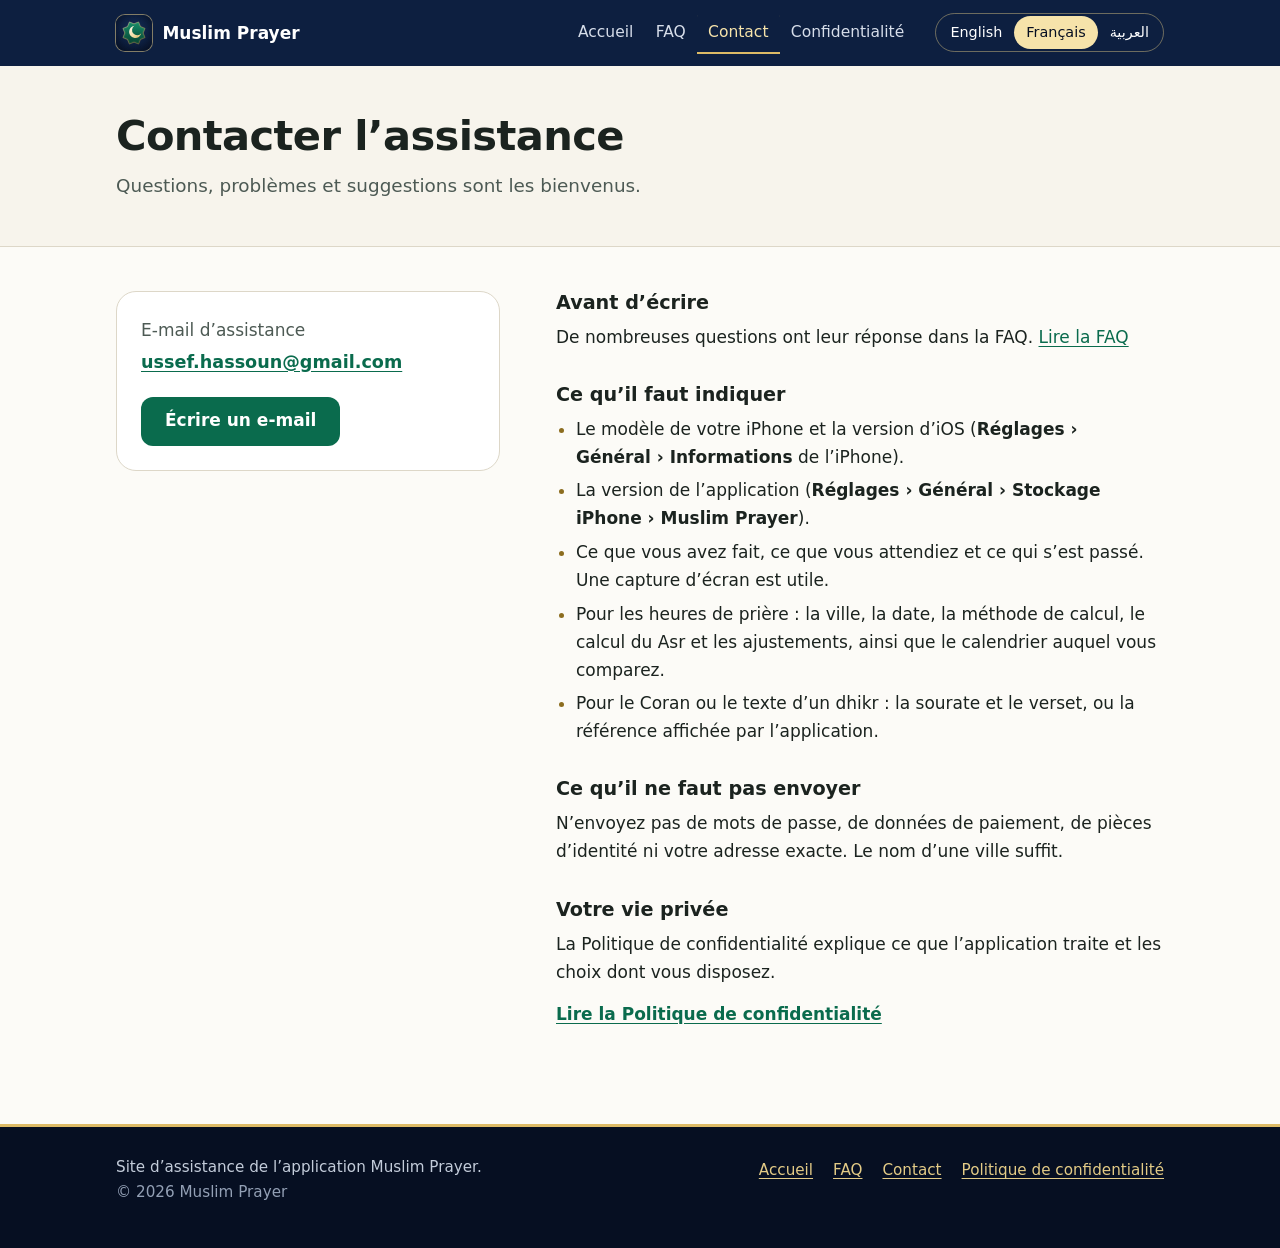
<file: docs/fr/contact.html>
<!doctype html>
<html lang="fr" dir="ltr">
<head>
<meta charset="utf-8">
<meta name="viewport" content="width=device-width, initial-scale=1">
<title>Contact – Muslim Prayer</title>
<meta name="description" content="Contactez l’assistance de Muslim Prayer par e-mail et voyez quelles informations nous envoyer pour que nous puissions vous aider.">
<link rel="canonical" href="https://hassoundev.github.io/muslim-prayer-support/fr/contact.html">
<link rel="alternate" hreflang="en" href="https://hassoundev.github.io/muslim-prayer-support/contact.html">
<link rel="alternate" hreflang="fr" href="https://hassoundev.github.io/muslim-prayer-support/fr/contact.html">
<link rel="alternate" hreflang="ar" href="https://hassoundev.github.io/muslim-prayer-support/ar/contact.html">
<link rel="alternate" hreflang="x-default" href="https://hassoundev.github.io/muslim-prayer-support/contact.html">
<meta property="og:type" content="website">
<meta property="og:site_name" content="Muslim Prayer">
<meta property="og:title" content="Contact – Muslim Prayer">
<meta property="og:description" content="Contactez l’assistance de Muslim Prayer par e-mail et voyez quelles informations nous envoyer pour que nous puissions vous aider.">
<meta property="og:url" content="https://hassoundev.github.io/muslim-prayer-support/fr/contact.html">
<meta property="og:image" content="https://hassoundev.github.io/muslim-prayer-support/assets/og.png">
<meta property="og:image:width" content="1200">
<meta property="og:image:height" content="630">
<meta property="og:image:alt" content="Muslim Prayer">
<meta property="og:locale" content="fr_FR">
<meta property="og:locale:alternate" content="en_US">
<meta property="og:locale:alternate" content="ar_AR">
<meta name="twitter:card" content="summary_large_image">
<meta name="color-scheme" content="light dark">
<meta name="theme-color" content="#0D1F40">
<link rel="icon" href="../assets/icon.svg" type="image/svg+xml">
<link rel="icon" href="../assets/favicon-32.png" sizes="32x32" type="image/png">
<link rel="apple-touch-icon" href="../assets/apple-touch-icon.png">
<link rel="stylesheet" href="../assets/style.css">
<script src="../assets/site.js" defer></script>
</head>
<body class="page-contact">
<a class="skip" href="#main">Aller au contenu</a>
<header class="top">
<div class="wrap top-in">
<a class="brand" href="./"><img src="../assets/icon.svg" width="36" height="36" alt=""><span><bdi>Muslim Prayer</bdi></span></a>
<nav class="main" aria-label="Menu principal"><ul><li><a href="./">Accueil</a></li><li><a href="faq.html">FAQ</a></li><li><a href="contact.html" aria-current="page">Contact</a></li><li><a href="privacy.html">Confidentialité</a></li></ul></nav>
<nav class="langs" aria-label="Langue"><ul><li><a href="../contact.html" lang="en" hreflang="en" dir="ltr" data-lang-link>English</a></li><li><a href="contact.html" lang="fr" hreflang="fr" dir="ltr" data-lang-link aria-current="true">Français</a></li><li><a href="../ar/contact.html" lang="ar" hreflang="ar" dir="rtl" data-lang-link>العربية</a></li></ul></nav>
</div>
</header>
<main id="main">
<div class="pagehead"><div class="wrap"><h1>Contacter l’assistance</h1>
<p class="lead">Questions, problèmes et suggestions sont les bienvenus.</p></div></div>
<div class="wrap contact">
<div class="card mail"><p class="label">E-mail d’assistance</p>
<p class="big"><a class="email" href="mailto:ussef.hassoun@gmail.com?subject=Muslim%20Prayer%20%E2%80%93%20assistance"><bdi dir="ltr">ussef.hassoun@gmail.com</bdi></a></p>
<p><a class="btn green" href="mailto:ussef.hassoun@gmail.com?subject=Muslim%20Prayer%20%E2%80%93%20assistance">Écrire un e-mail</a></p></div>
<div class="contact-side">
<section><h2>Avant d’écrire</h2><p>De nombreuses questions ont leur réponse dans la FAQ. <a href="faq.html">Lire la FAQ</a></p></section>
<section><h2>Ce qu’il faut indiquer</h2><ul><li>Le modèle de votre iPhone et la version d’iOS (<b>Réglages › Général › Informations</b> de l’iPhone).</li><li>La version de l’application (<b>Réglages › Général › Stockage iPhone › Muslim Prayer</b>).</li><li>Ce que vous avez fait, ce que vous attendiez et ce qui s’est passé. Une capture d’écran est utile.</li><li>Pour les heures de prière : la ville, la date, la méthode de calcul, le calcul du Asr et les ajustements, ainsi que le calendrier auquel vous comparez.</li><li>Pour le Coran ou le texte d’un dhikr : la sourate et le verset, ou la référence affichée par l’application.</li></ul></section>
<section><h2>Ce qu’il ne faut pas envoyer</h2><p>N’envoyez pas de mots de passe, de données de paiement, de pièces d’identité ni votre adresse exacte. Le nom d’une ville suffit.</p></section>
<section><h2>Votre vie privée</h2><p>La Politique de confidentialité explique ce que l’application traite et les choix dont vous disposez.</p><p><a class="strong" href="privacy.html">Lire la Politique de confidentialité</a></p></section>
</div>
</div>
</main>
<footer class="foot">
<div class="wrap foot-in">
<p>Site d’assistance de l’application Muslim Prayer.<br><span class="copy">© 2026 <bdi>Muslim Prayer</bdi></span></p>
<nav aria-label="Menu principal (2)"><ul><li><a href="./">Accueil</a></li><li><a href="faq.html">FAQ</a></li><li><a href="contact.html" aria-current="page">Contact</a></li><li><a href="privacy.html">Politique de confidentialité</a></li></ul></nav>
</div>
</footer>
</body>
</html>
</file>
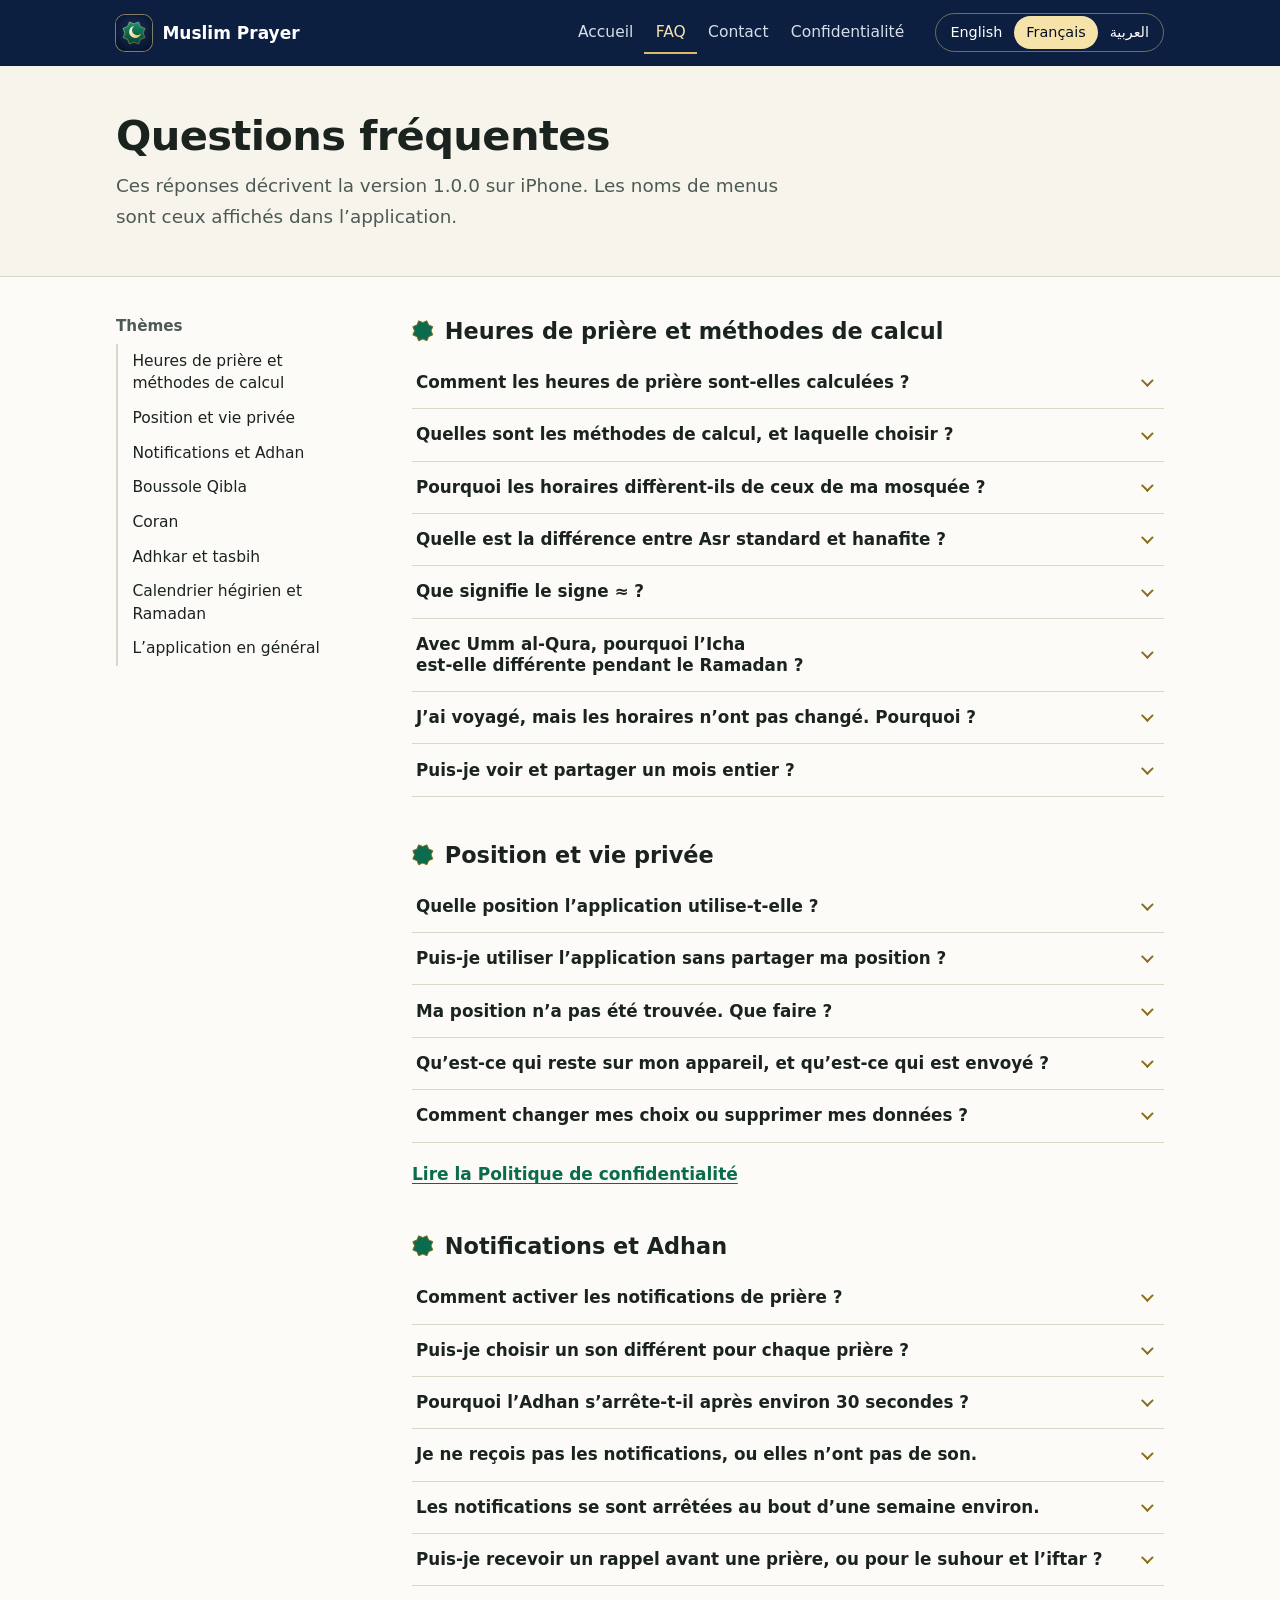
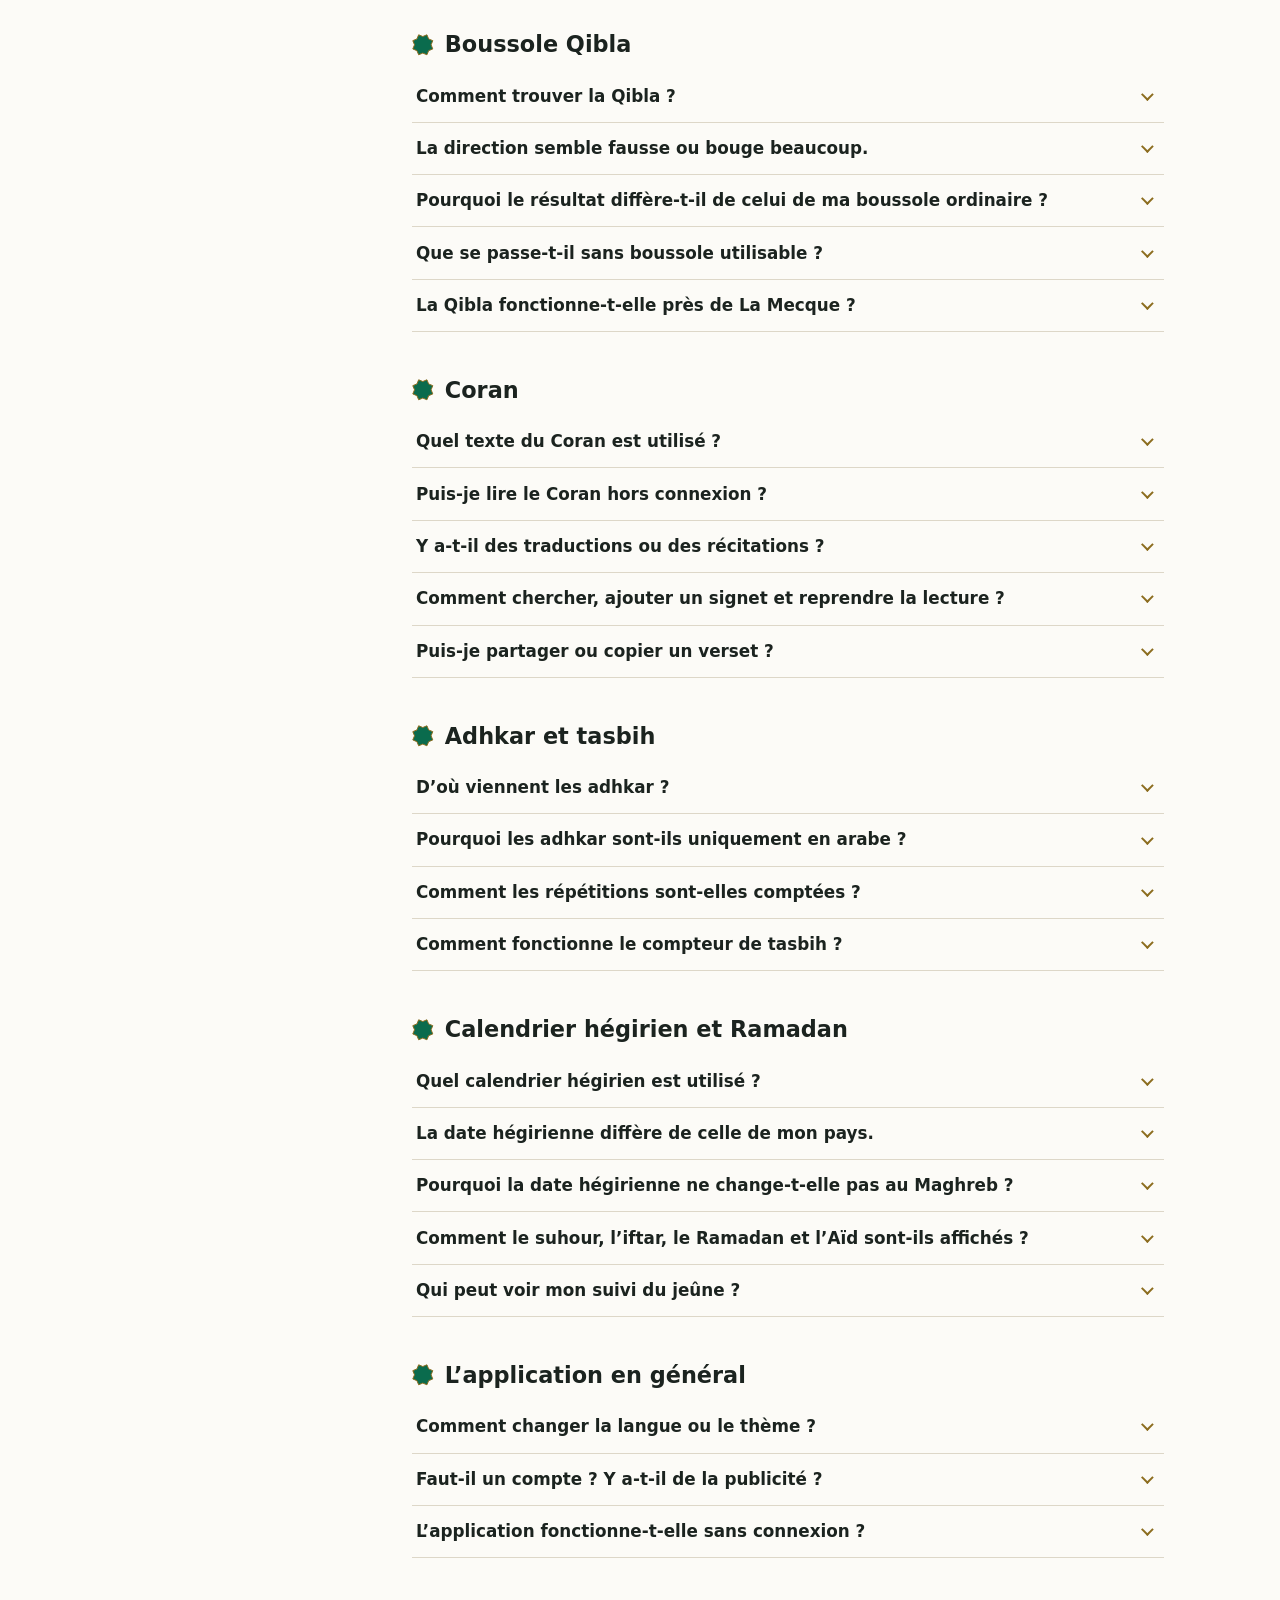
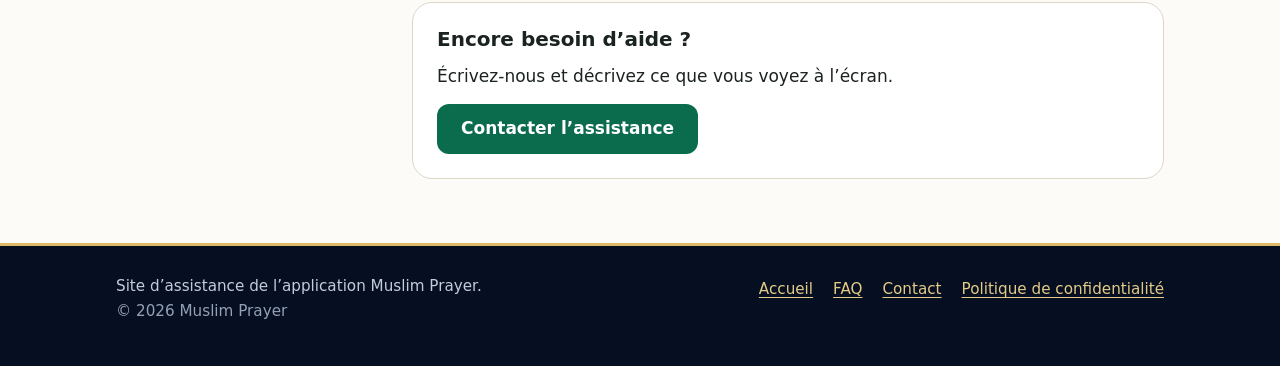
<file: docs/fr/faq.html>
<!doctype html>
<html lang="fr" dir="ltr">
<head>
<meta charset="utf-8">
<meta name="viewport" content="width=device-width, initial-scale=1">
<title>FAQ – Muslim Prayer</title>
<meta name="description" content="Réponses sur les heures de prière et les méthodes de calcul, la position et la vie privée, les notifications et l’Adhan, la boussole Qibla, le Coran, les adhkar et le calendrier hégirien dans Muslim Prayer.">
<link rel="canonical" href="https://hassoundev.github.io/muslim-prayer-support/fr/faq.html">
<link rel="alternate" hreflang="en" href="https://hassoundev.github.io/muslim-prayer-support/faq.html">
<link rel="alternate" hreflang="fr" href="https://hassoundev.github.io/muslim-prayer-support/fr/faq.html">
<link rel="alternate" hreflang="ar" href="https://hassoundev.github.io/muslim-prayer-support/ar/faq.html">
<link rel="alternate" hreflang="x-default" href="https://hassoundev.github.io/muslim-prayer-support/faq.html">
<meta property="og:type" content="website">
<meta property="og:site_name" content="Muslim Prayer">
<meta property="og:title" content="FAQ – Muslim Prayer">
<meta property="og:description" content="Réponses sur les heures de prière et les méthodes de calcul, la position et la vie privée, les notifications et l’Adhan, la boussole Qibla, le Coran, les adhkar et le calendrier hégirien dans Muslim Prayer.">
<meta property="og:url" content="https://hassoundev.github.io/muslim-prayer-support/fr/faq.html">
<meta property="og:image" content="https://hassoundev.github.io/muslim-prayer-support/assets/og.png">
<meta property="og:image:width" content="1200">
<meta property="og:image:height" content="630">
<meta property="og:image:alt" content="Muslim Prayer">
<meta property="og:locale" content="fr_FR">
<meta property="og:locale:alternate" content="en_US">
<meta property="og:locale:alternate" content="ar_AR">
<meta name="twitter:card" content="summary_large_image">
<meta name="color-scheme" content="light dark">
<meta name="theme-color" content="#0D1F40">
<link rel="icon" href="../assets/icon.svg" type="image/svg+xml">
<link rel="icon" href="../assets/favicon-32.png" sizes="32x32" type="image/png">
<link rel="apple-touch-icon" href="../assets/apple-touch-icon.png">
<link rel="stylesheet" href="../assets/style.css">
<script src="../assets/site.js" defer></script>
</head>
<body class="page-faq">
<a class="skip" href="#main">Aller au contenu</a>
<header class="top">
<div class="wrap top-in">
<a class="brand" href="./"><img src="../assets/icon.svg" width="36" height="36" alt=""><span><bdi>Muslim Prayer</bdi></span></a>
<nav class="main" aria-label="Menu principal"><ul><li><a href="./">Accueil</a></li><li><a href="faq.html" aria-current="page">FAQ</a></li><li><a href="contact.html">Contact</a></li><li><a href="privacy.html">Confidentialité</a></li></ul></nav>
<nav class="langs" aria-label="Langue"><ul><li><a href="../faq.html" lang="en" hreflang="en" dir="ltr" data-lang-link>English</a></li><li><a href="faq.html" lang="fr" hreflang="fr" dir="ltr" data-lang-link aria-current="true">Français</a></li><li><a href="../ar/faq.html" lang="ar" hreflang="ar" dir="rtl" data-lang-link>العربية</a></li></ul></nav>
</div>
</header>
<main id="main">
<div class="pagehead"><div class="wrap"><h1>Questions fréquentes</h1>
<p class="lead">Ces réponses décrivent la version 1.0.0 sur iPhone. Les noms de menus sont ceux affichés dans l’application.</p></div></div>
<div class="wrap faq">
<nav class="toc" aria-label="Thèmes"><h2>Thèmes</h2><ul><li><a href="#prayer-times">Heures de prière et méthodes de calcul</a></li><li><a href="#location-privacy">Position et vie privée</a></li><li><a href="#notifications">Notifications et Adhan</a></li><li><a href="#qibla">Boussole Qibla</a></li><li><a href="#quran">Coran</a></li><li><a href="#adhkar">Adhkar et tasbih</a></li><li><a href="#hijri">Calendrier hégirien et Ramadan</a></li><li><a href="#general">L’application en général</a></li></ul></nav>
<div class="faq-body">
<section id="prayer-times" aria-labelledby="h-prayer-times"><h2 id="h-prayer-times"><svg class="star" viewBox="0 0 24 24" aria-hidden="true"><path d="M16.6 .9l1.9 4.6 4.6 1.9L21.2 12l1.9 4.6-4.6 1.9-1.9 4.6L12 21.2l-4.6 1.9-1.9-4.6L.9 16.6 2.8 12 .9 7.4l4.6-1.9L7.4.9 12 2.8z"/></svg>Heures de prière et méthodes de calcul</h2><details id="how-calculated"><summary><h3>Comment les heures de prière sont‑elles calculées ?</h3></summary><div class="answer"><p>Sur votre appareil, d’après la position du soleil pour la date et le lieu choisis, avec la méthode de calcul et le calcul du Asr sélectionnés dans l’application. Aucune connexion n’est nécessaire.</p>
<p>Le résultat est un calcul, pas une annonce officielle. Il ne tient pas compte de votre altitude, et un écart d’une ou deux minutes avec un autre calendrier est normal.</p></div></details><details id="methods"><summary><h3>Quelles sont les méthodes de calcul, et laquelle choisir ?</h3></summary><div class="answer"><p>Il y en a 10 : Ligue islamique mondiale, Société islamique d’Amérique du Nord (ISNA), Umm al-Qura, Autorité générale égyptienne d’arpentage, Université des sciences islamiques (Karachi), Institut de géophysique (Téhéran), Dubaï, Qatar, Koweït et Singapour (MUIS).</p>
<p>À la première ouverture, l’application propose une méthode pour votre pays. Si votre mosquée ou votre autorité locale en suit une autre, changez-la dans <b>Plus › Paramètres › Méthode de calcul</b>.</p></div></details><details id="mosque"><summary><h3>Pourquoi les horaires diffèrent‑ils de ceux de ma mosquée ?</h3></summary><div class="answer"><p>Les mosquées peuvent utiliser une autre méthode, leurs propres marges de sécurité, ou l’heure de la prière en commun (iqama) plutôt que le début du temps de la prière. Vérifiez d’abord ces réglages :</p>
<ul><li>la ville choisie, dans <b>Plus › Paramètres › Position</b> ;</li><li><b>Méthode de calcul</b> et <b>Calcul du Asr</b>, dans <b>Plus › Paramètres</b>.</li></ul>
<p>S’il reste un écart, ouvrez <b>Plus › Paramètres › Ajustements des horaires</b> : chaque prière peut être avancée ou retardée de 60 minutes au maximum.</p></div></details><details id="asr"><summary><h3>Quelle est la différence entre Asr standard et hanafite ?</h3></summary><div class="answer"><p><b>Standard</b> suit les écoles chaféite, malékite et hanbalite. <b>Hanafite</b> donne un Asr plus tardif. Choisissez le vôtre dans <b>Plus › Paramètres › Calcul du Asr</b>.</p></div></details><details id="estimated"><summary><h3>Que signifie le signe ≈ ?</h3></summary><div class="answer"><p>Il indique une heure estimée. Aux hautes latitudes, certains jours, le soleil n’atteint pas l’angle utilisé pour le Fajr ou l’Icha, ou ne se lève ou ne se couche pas. L’application suit alors une règle et marque l’heure ; sur l’écran d’accueil, touchez-la pour voir l’explication.</p>
<p>Vous pouvez changer la règle dans <b>Plus › Paramètres › Règle des hautes latitudes</b>. Les usages locaux varient : demandez à votre mosquée quelle règle elle suit.</p></div></details><details id="umm-al-qura-ramadan"><summary><h3>Avec Umm al-Qura, pourquoi l’Icha est‑elle différente pendant le Ramadan ?</h3></summary><div class="answer"><p>L’application utilise 90 minutes après le Maghreb toute l’année. Pendant le Ramadan, le calendrier officiel Umm al-Qura utilise 120 minutes, ce que la version 1.0.0 n’applique pas automatiquement. Vous pouvez ajouter 30 minutes à l’Icha dans <b>Plus › Paramètres › Ajustements des horaires</b> pendant le Ramadan.</p></div></details><details id="travel"><summary><h3>J’ai voyagé, mais les horaires n’ont pas changé. Pourquoi ?</h3></summary><div class="answer"><p>L’application ne suit pas votre position en arrière-plan. Ouvrez <b>Plus › Paramètres › Position</b> et mettez à jour votre position approximative, ou choisissez la nouvelle ville. Les horaires sont toujours affichés dans le fuseau horaire de la ville choisie.</p></div></details><details id="timetable"><summary><h3>Puis‑je voir et partager un mois entier ?</h3></summary><div class="answer"><p>Oui. Sur l’écran d’accueil, ouvrez <b>Calendrier du mois</b>. Vous pouvez y partager le mois en texte ou l’exporter en fichier CSV, avec la ville et la méthode, mais sans coordonnées.</p></div></details></section><section id="location-privacy" aria-labelledby="h-location-privacy"><h2 id="h-location-privacy"><svg class="star" viewBox="0 0 24 24" aria-hidden="true"><path d="M16.6 .9l1.9 4.6 4.6 1.9L21.2 12l1.9 4.6-4.6 1.9-1.9 4.6L12 21.2l-4.6 1.9-1.9-4.6L.9 16.6 2.8 12 .9 7.4l4.6-1.9L7.4.9 12 2.8z"/></svg>Position et vie privée</h2><details id="what-location"><summary><h3>Quelle position l’application utilise‑t‑elle ?</h3></summary><div class="answer"><p>Votre position approximative uniquement, lue une seule fois quand vous touchez <b>Utiliser ma position approximative</b>. L’application ne demande ni GPS précis ni position en arrière-plan. La position est arrondie à environ 1 km et conservée sur votre appareil, et la ville la plus proche est trouvée hors connexion.</p>
<p>Une position approximative peut être éloignée de plusieurs kilomètres. Cela ne change en général les heures de prière que d’environ une minute au plus.</p></div></details><details id="without-permission"><summary><h3>Puis‑je utiliser l’application sans partager ma position ?</h3></summary><div class="answer"><p>Oui. Touchez <b>Choisir une ville manuellement</b> pendant la configuration ou dans <b>Plus › Paramètres › Position</b>, puis cherchez votre ville. La liste des villes est dans l’application et fonctionne hors connexion.</p></div></details><details id="not-found"><summary><h3>Ma position n’a pas été trouvée. Que faire ?</h3></summary><div class="answer"><ul><li>Vérifiez que le service de localisation est activé dans <b>Réglages › Confidentialité et sécurité › Service de localisation</b> de l’iPhone, et que Muslim Prayer est réglé sur <b>Lorsque l’app est active</b>.</li><li>Réessayez à un endroit où le signal est meilleur.</li><li>Ou choisissez votre ville manuellement : l’application fonctionne de la même façon.</li></ul></div></details><details id="what-is-sent"><summary><h3>Qu’est‑ce qui reste sur mon appareil, et qu’est‑ce qui est envoyé ?</h3></summary><div class="answer"><p>Le lieu choisi, les réglages de prière, les signets et la progression de lecture, les compteurs d’adhkar et de tasbih et le suivi du jeûne sont enregistrés sur votre appareil. L’application ne les envoie pas à ses services de statistiques, de rapports de plantage ou de configuration.</p>
<p>L’application utilise Google Firebase. Remote Config, qui fournit des réglages à l’application, traite des informations techniques telles qu’un identifiant d’installation, la version de l’application et du système, ainsi que le pays, la langue et le fuseau horaire de l’appareil. Ce traitement est indépendant des deux options ci-dessous.</p>
<p><b>Statistiques d’utilisation</b> et <b>Rapports de plantage</b> sont désactivés tant que vous ne les activez pas dans <b>Plus › Paramètres › Confidentialité</b>. La Politique de confidentialité est le document de référence.</p></div></details><details id="change-delete"><summary><h3>Comment changer mes choix ou supprimer mes données ?</h3></summary><div class="answer"><p>Activez ou désactivez les statistiques d’utilisation et les rapports de plantage à tout moment dans <b>Plus › Paramètres › Confidentialité</b>. Les positions enregistrées peuvent être supprimées dans <b>Plus › Paramètres › Position</b>.</p>
<p>Supprimer l’application efface les données qu’elle a enregistrées sur votre iPhone ; une sauvegarde faite auparavant peut encore en contenir une copie. Pour toute autre demande, consultez la Politique de confidentialité ou écrivez-nous.</p></div></details><p class="after"><a class="strong" href="privacy.html">Lire la Politique de confidentialité</a></p></section><section id="notifications" aria-labelledby="h-notifications"><h2 id="h-notifications"><svg class="star" viewBox="0 0 24 24" aria-hidden="true"><path d="M16.6 .9l1.9 4.6 4.6 1.9L21.2 12l1.9 4.6-4.6 1.9-1.9 4.6L12 21.2l-4.6 1.9-1.9-4.6L.9 16.6 2.8 12 .9 7.4l4.6-1.9L7.4.9 12 2.8z"/></svg>Notifications et Adhan</h2><details id="turn-on"><summary><h3>Comment activer les notifications de prière ?</h3></summary><div class="answer"><p>Ouvrez <b>Plus › Paramètres › Notifications</b> et activez <b>Notifications de prière</b>. iOS demande alors votre autorisation. Les notifications sont désactivées tant que vous ne l’avez pas fait, et un lieu doit être choisi.</p></div></details><details id="choose-sound"><summary><h3>Puis‑je choisir un son différent pour chaque prière ?</h3></summary><div class="answer"><p>Oui. Dans <b>Plus › Paramètres › Notifications</b>, chacune des cinq prières peut être activée ou non et réglée sur <b>Adhan</b>, <b>Son court</b> ou <b>Silencieux</b>. Vous pouvez écouter un son avant de le choisir. Le lever du soleil n’est jamais notifié, car ce n’est pas une prière.</p></div></details><details id="adhan-30s"><summary><h3>Pourquoi l’Adhan s’arrête‑t‑il après environ 30 secondes ?</h3></summary><div class="answer"><p>iOS limite les sons de notification à 30 secondes : la notification joue donc le début de l’Adhan.</p></div></details><details id="no-sound"><summary><h3>Je ne reçois pas les notifications, ou elles n’ont pas de son.</h3></summary><div class="answer"><ul><li>Dans <b>Plus › Paramètres › Notifications</b>, vérifiez que les notifications et la prière sont activées, que le son n’est pas <b>Silencieux</b> et qu’aucun avertissement n’est affiché.</li><li>Dans <b>Réglages › Notifications › Muslim Prayer</b> de l’iPhone, autorisez les notifications, les alertes et les sons.</li><li>Vérifiez le mode silencieux, le volume et les modes de concentration : les sons de notification les suivent, et un mode de concentration peut retenir les notifications.</li><li>Vérifiez qu’un lieu est choisi.</li></ul></div></details><details id="stopped"><summary><h3>Les notifications se sont arrêtées au bout d’une semaine environ.</h3></summary><div class="answer"><p>iOS limite le nombre de notifications qu’une application peut programmer à l’avance ; l’application prévoit donc jusqu’à 7 jours, ou un peu moins quand les rappels sont activés. Ouvrez l’application pour programmer les jours suivants. Un message vous le rappelle avant la fin des notifications prévues.</p></div></details><details id="reminders"><summary><h3>Puis‑je recevoir un rappel avant une prière, ou pour le suhour et l’iftar ?</h3></summary><div class="answer"><p>Oui. <b>Plus › Paramètres › Notifications</b> propose un rappel facultatif de 5 à 60 minutes avant chaque prière activée. Les rappels du suhour, de l’iftar et le rappel quotidien du Ramadan se trouvent dans <b>Plus › Ramadan › Réglages du Ramadan</b>. Tous sont désactivés tant que vous ne les activez pas.</p></div></details></section><section id="qibla" aria-labelledby="h-qibla"><h2 id="h-qibla"><svg class="star" viewBox="0 0 24 24" aria-hidden="true"><path d="M16.6 .9l1.9 4.6 4.6 1.9L21.2 12l1.9 4.6-4.6 1.9-1.9 4.6L12 21.2l-4.6 1.9-1.9-4.6L.9 16.6 2.8 12 .9 7.4l4.6-1.9L7.4.9 12 2.8z"/></svg>Boussole Qibla</h2><details id="how-to-use"><summary><h3>Comment trouver la Qibla ?</h3></summary><div class="answer"><p>Choisissez un lieu, ouvrez l’onglet <b>Qibla</b>, tenez le téléphone à plat, écran vers le haut, et tournez jusqu’à ce que l’application indique <b>Vous êtes face à la Qibla</b>. La direction est calculée depuis la ville choisie : vérifiez que c’est bien là où vous êtes.</p></div></details><details id="wrong"><summary><h3>La direction semble fausse ou bouge beaucoup.</h3></summary><div class="answer"><p>La boussole du téléphone est perturbée par le métal, les aimants, les voitures, les appareils électroniques et les étuis magnétiques. L’application affiche la précision de la boussole ; touchez <b>Calibrer</b> pour être guidé :</p>
<ul><li>décrivez plusieurs fois un « 8 » avec le téléphone en l’inclinant dans tous les sens ;</li><li>éloignez-vous du métal et des aimants, et retirez les étuis ou supports magnétiques ;</li><li>tenez le téléphone à plat ;</li><li>si la direction semble encore fausse, comparez-la avec un repère connu ou une autre boussole.</li></ul></div></details><details id="north"><summary><h3>Pourquoi le résultat diffère‑t‑il de celui de ma boussole ordinaire ?</h3></summary><div class="answer"><p>Une boussole ordinaire indique le nord magnétique. L’angle de la Qibla est mesuré depuis le nord géographique. L’application corrige la différence (déclinaison magnétique) pour votre lieu et la date avec le Modèle magnétique mondial, et affiche la valeur utilisée.</p></div></details><details id="no-compass"><summary><h3>Que se passe‑t‑il sans boussole utilisable ?</h3></summary><div class="answer"><p>L’application affiche un schéma fixe, le nord en haut. Il ne suit pas votre téléphone. Utilisez l’angle depuis le nord géographique, ou la valeur donnée pour une boussole magnétique lorsqu’elle est disponible.</p></div></details><details id="near-makkah"><summary><h3>La Qibla fonctionne‑t‑elle près de La Mecque ?</h3></summary><div class="answer"><p>Votre position étant approximative, la direction peut être imprécise à moins de 25 km environ de la Kaaba. L’application y affiche un avertissement.</p></div></details></section><section id="quran" aria-labelledby="h-quran"><h2 id="h-quran"><svg class="star" viewBox="0 0 24 24" aria-hidden="true"><path d="M16.6 .9l1.9 4.6 4.6 1.9L21.2 12l1.9 4.6-4.6 1.9-1.9 4.6L12 21.2l-4.6 1.9-1.9-4.6L.9 16.6 2.8 12 .9 7.4l4.6-1.9L7.4.9 12 2.8z"/></svg>Coran</h2><details id="text"><summary><h3>Quel texte du Coran est utilisé ?</h3></summary><div class="answer"><p>Le texte arabe complet publié par le Tanzil Project (tanzil.net), en écriture uthmani, affiché tel que publié sous la licence Creative Commons Attribution 3.0. Les sources figurent dans l’onglet <b>Coran</b>, sous <b>Sources</b>.</p></div></details><details id="offline"><summary><h3>Puis‑je lire le Coran hors connexion ?</h3></summary><div class="answer"><p>Oui. Le texte est inclus dans l’application.</p></div></details><details id="translation-audio"><summary><h3>Y a‑t‑il des traductions ou des récitations ?</h3></summary><div class="answer"><p>Pas dans la version 1.0.0. Le Coran est affiché en arabe uniquement, quelle que soit la langue de l’application, et il n’y a pas de récitation audio.</p></div></details><details id="find"><summary><h3>Comment chercher, ajouter un signet et reprendre la lecture ?</h3></summary><div class="answer"><p>Utilisez le bouton de recherche pour trouver une sourate par son nom ou son numéro, ou pour chercher dans le texte arabe (les voyelles sont facultatives). Touchez un verset pour l’ajouter aux signets. <b>Reprendre la lecture</b> vous ramène à votre dernière position, et vous pouvez changer la taille du texte pendant la lecture.</p></div></details><details id="share"><summary><h3>Puis‑je partager ou copier un verset ?</h3></summary><div class="answer"><p>Oui. Touchez le verset, puis <b>Partager</b> ou <b>Copier</b>. La référence et la source du texte sont incluses.</p></div></details></section><section id="adhkar" aria-labelledby="h-adhkar"><h2 id="h-adhkar"><svg class="star" viewBox="0 0 24 24" aria-hidden="true"><path d="M16.6 .9l1.9 4.6 4.6 1.9L21.2 12l1.9 4.6-4.6 1.9-1.9 4.6L12 21.2l-4.6 1.9-1.9-4.6L.9 16.6 2.8 12 .9 7.4l4.6-1.9L7.4.9 12 2.8z"/></svg>Adhkar et tasbih</h2><details id="adhkar-source"><summary><h3>D’où viennent les adhkar ?</h3></summary><div class="answer"><p>Du Coran et de hadiths jugés sahih ou hasan dans les sources indiquées par l’application. Chaque dhikr affiche sa référence et son degré d’authenticité. L’application n’est pas certifiée par une autorité religieuse ; pour les questions religieuses, adressez-vous à un savant en qui vous avez confiance.</p></div></details><details id="adhkar-language"><summary><h3>Pourquoi les adhkar sont‑ils uniquement en arabe ?</h3></summary><div class="answer"><p>Ils sont affichés tels que rapportés, sans traduction, translittération ni audio. Les menus et les noms de catégories sont traduits.</p></div></details><details id="counting"><summary><h3>Comment les répétitions sont‑elles comptées ?</h3></summary><div class="answer"><p>L’application utilise le nombre indiqué dans le hadith. Quand le hadith n’en donne pas, le dhikr est compté une fois et l’application le précise. La progression est enregistrée jour par jour sur votre appareil.</p></div></details><details id="tasbih"><summary><h3>Comment fonctionne le compteur de tasbih ?</h3></summary><div class="answer"><p>Ouvrez <b>Adhkar › Tasbih</b> et touchez le cercle pour compter. Vous pouvez utiliser une formule proposée ou créer un compteur avec votre propre texte arabe, choisir un objectif ou aucun, et activer la vibration ou le son. Les compteurs que vous créez portent la mention <b>Ajouté par vous</b> : l’application ne vérifie pas leur texte.</p></div></details></section><section id="hijri" aria-labelledby="h-hijri"><h2 id="h-hijri"><svg class="star" viewBox="0 0 24 24" aria-hidden="true"><path d="M16.6 .9l1.9 4.6 4.6 1.9L21.2 12l1.9 4.6-4.6 1.9-1.9 4.6L12 21.2l-4.6 1.9-1.9-4.6L.9 16.6 2.8 12 .9 7.4l4.6-1.9L7.4.9 12 2.8z"/></svg>Calendrier hégirien et Ramadan</h2><details id="calendar"><summary><h3>Quel calendrier hégirien est utilisé ?</h3></summary><div class="answer"><p>Le calendrier Umm al-Qura, calculé hors connexion pour les années 1420 à 1500 H (1999 à 2077). En dehors de ces années, aucune date hégirienne n’est affichée.</p></div></details><details id="differs"><summary><h3>La date hégirienne diffère de celle de mon pays.</h3></summary><div class="answer"><p>Le début d’un mois peut dépendre de l’observation locale du croissant. Dans <b>Plus › Paramètres › Ajustements des horaires</b>, réglez <b>Ajustement de la date hégirienne</b> jusqu’à deux jours plus tôt ou plus tard. Il s’applique aussi au calendrier et aux dates du Ramadan et de l’Aïd.</p></div></details><details id="maghrib"><summary><h3>Pourquoi la date hégirienne ne change‑t‑elle pas au Maghreb ?</h3></summary><div class="answer"><p>L’application affiche chaque date hégirienne sur son jour civil, de minuit à minuit au lieu choisi. Dans le décompte islamique, le jour commence au Maghreb de la veille au soir.</p></div></details><details id="ramadan"><summary><h3>Comment le suhour, l’iftar, le Ramadan et l’Aïd sont‑ils affichés ?</h3></summary><div class="answer"><p>Le suhour se termine au Fajr et l’iftar a lieu au Maghreb : ce sont les mêmes horaires que vos heures de prière, avec votre méthode et vos ajustements, sans décalage supplémentaire.</p>
<p>Les dates du Ramadan et de l’Aïd sont des estimations du calendrier. Elles peuvent différer de l’annonce de votre autorité locale, que l’application ne détermine pas.</p></div></details><details id="fasting"><summary><h3>Qui peut voir mon suivi du jeûne ?</h3></summary><div class="answer"><p>Il est enregistré sur votre appareil. L’application ne l’envoie à aucun serveur.</p></div></details></section><section id="general" aria-labelledby="h-general"><h2 id="h-general"><svg class="star" viewBox="0 0 24 24" aria-hidden="true"><path d="M16.6 .9l1.9 4.6 4.6 1.9L21.2 12l1.9 4.6-4.6 1.9-1.9 4.6L12 21.2l-4.6 1.9-1.9-4.6L.9 16.6 2.8 12 .9 7.4l4.6-1.9L7.4.9 12 2.8z"/></svg>L’application en général</h2><details id="language"><summary><h3>Comment changer la langue ou le thème ?</h3></summary><div class="answer"><p>Ouvrez <b>Plus › Paramètres</b>. L’application est disponible en français, anglais, arabe, espagnol, italien et allemand, en thème clair ou sombre, avec l’heure sur 12 ou 24 heures.</p></div></details><details id="account-ads"><summary><h3>Faut‑il un compte ? Y a‑t‑il de la publicité ?</h3></summary><div class="answer"><p>Il n’y a ni compte ni inscription. La version 1.0.0 est gratuite et n’affiche aucune publicité.</p></div></details><details id="internet"><summary><h3>L’application fonctionne‑t‑elle sans connexion ?</h3></summary><div class="answer"><p>Les heures de prière, les notifications, la Qibla, le texte du Coran, les adhkar et le calendrier fonctionnent hors connexion. Une connexion est utilisée pour les services Firebase décrits plus haut et pour ouvrir la Politique de confidentialité.</p></div></details></section>
<div class="card"><h2>Encore besoin d’aide ?</h2><p>Écrivez-nous et décrivez ce que vous voyez à l’écran.</p>
<p><a class="btn green" href="contact.html">Contacter l’assistance</a></p></div>
</div>
</div>
</main>
<footer class="foot">
<div class="wrap foot-in">
<p>Site d’assistance de l’application Muslim Prayer.<br><span class="copy">© 2026 <bdi>Muslim Prayer</bdi></span></p>
<nav aria-label="Menu principal (2)"><ul><li><a href="./">Accueil</a></li><li><a href="faq.html" aria-current="page">FAQ</a></li><li><a href="contact.html">Contact</a></li><li><a href="privacy.html">Politique de confidentialité</a></li></ul></nav>
</div>
</footer>
</body>
</html>
</file>
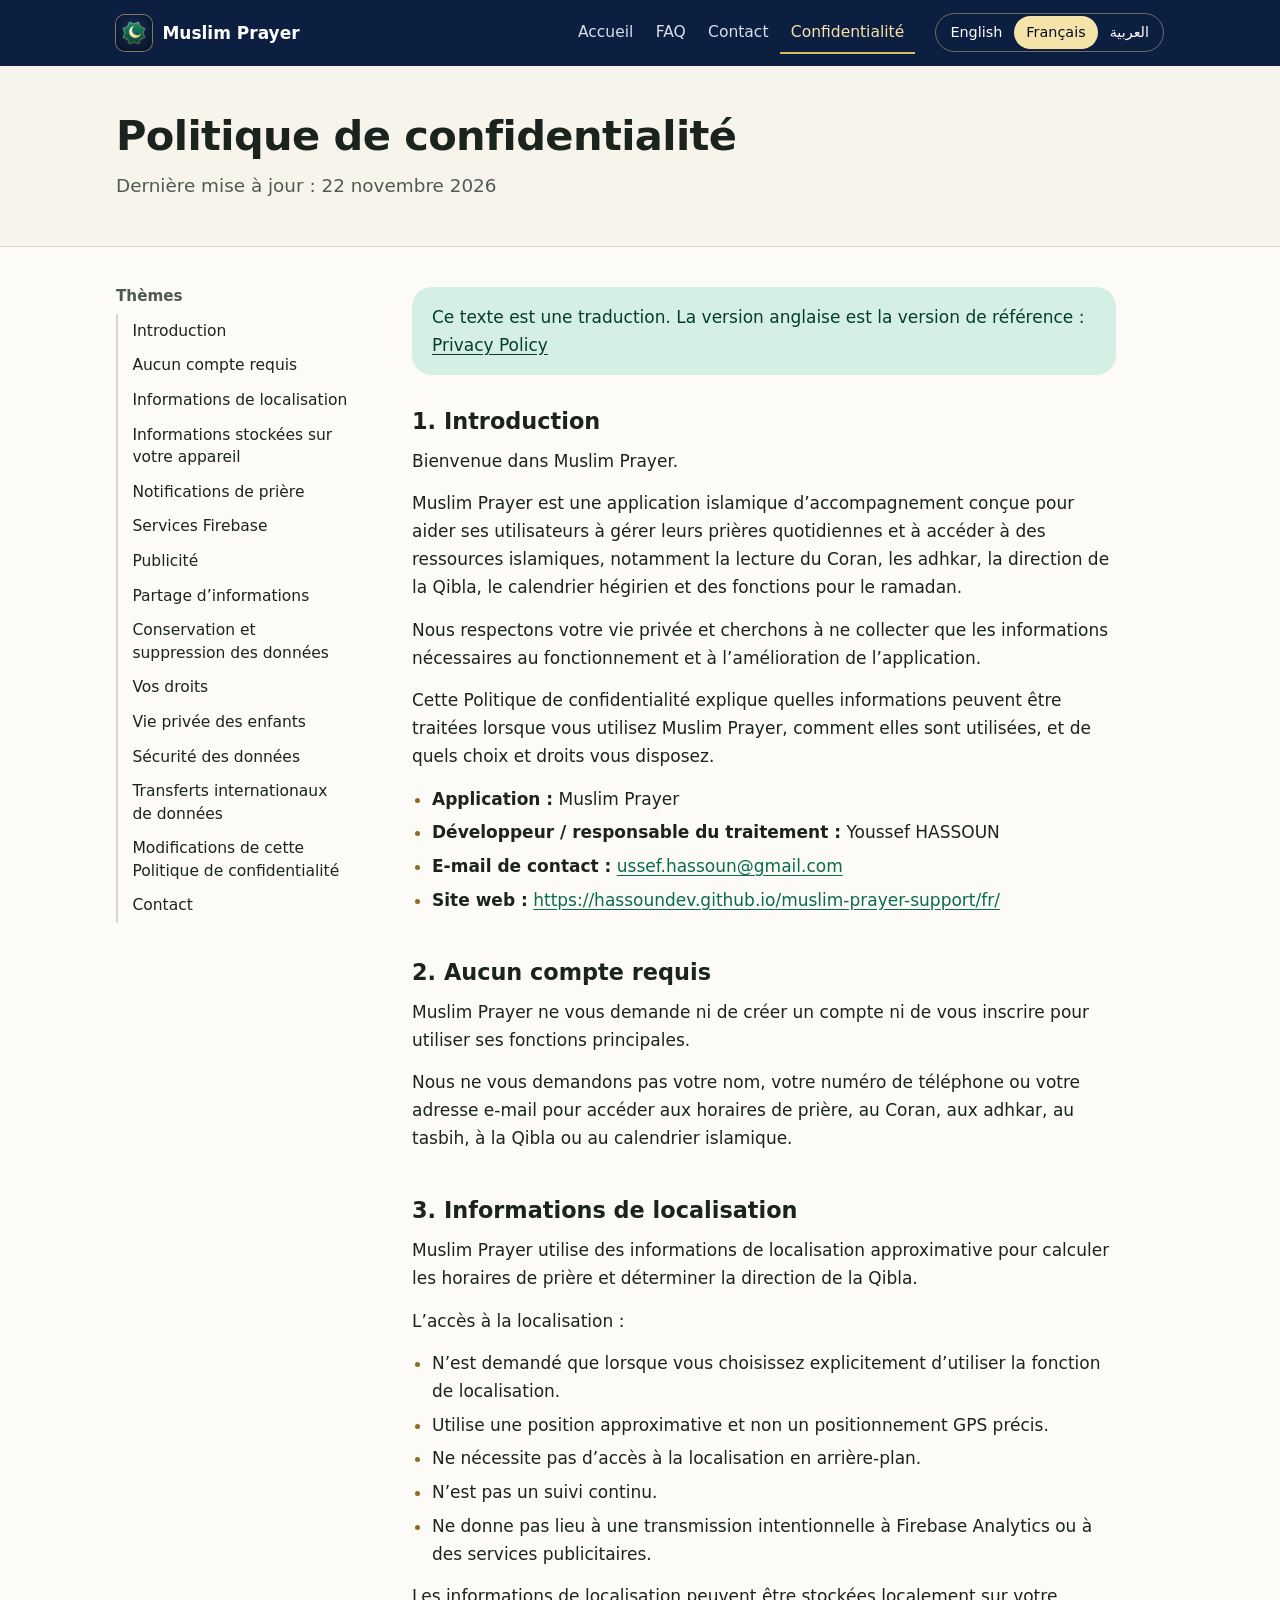
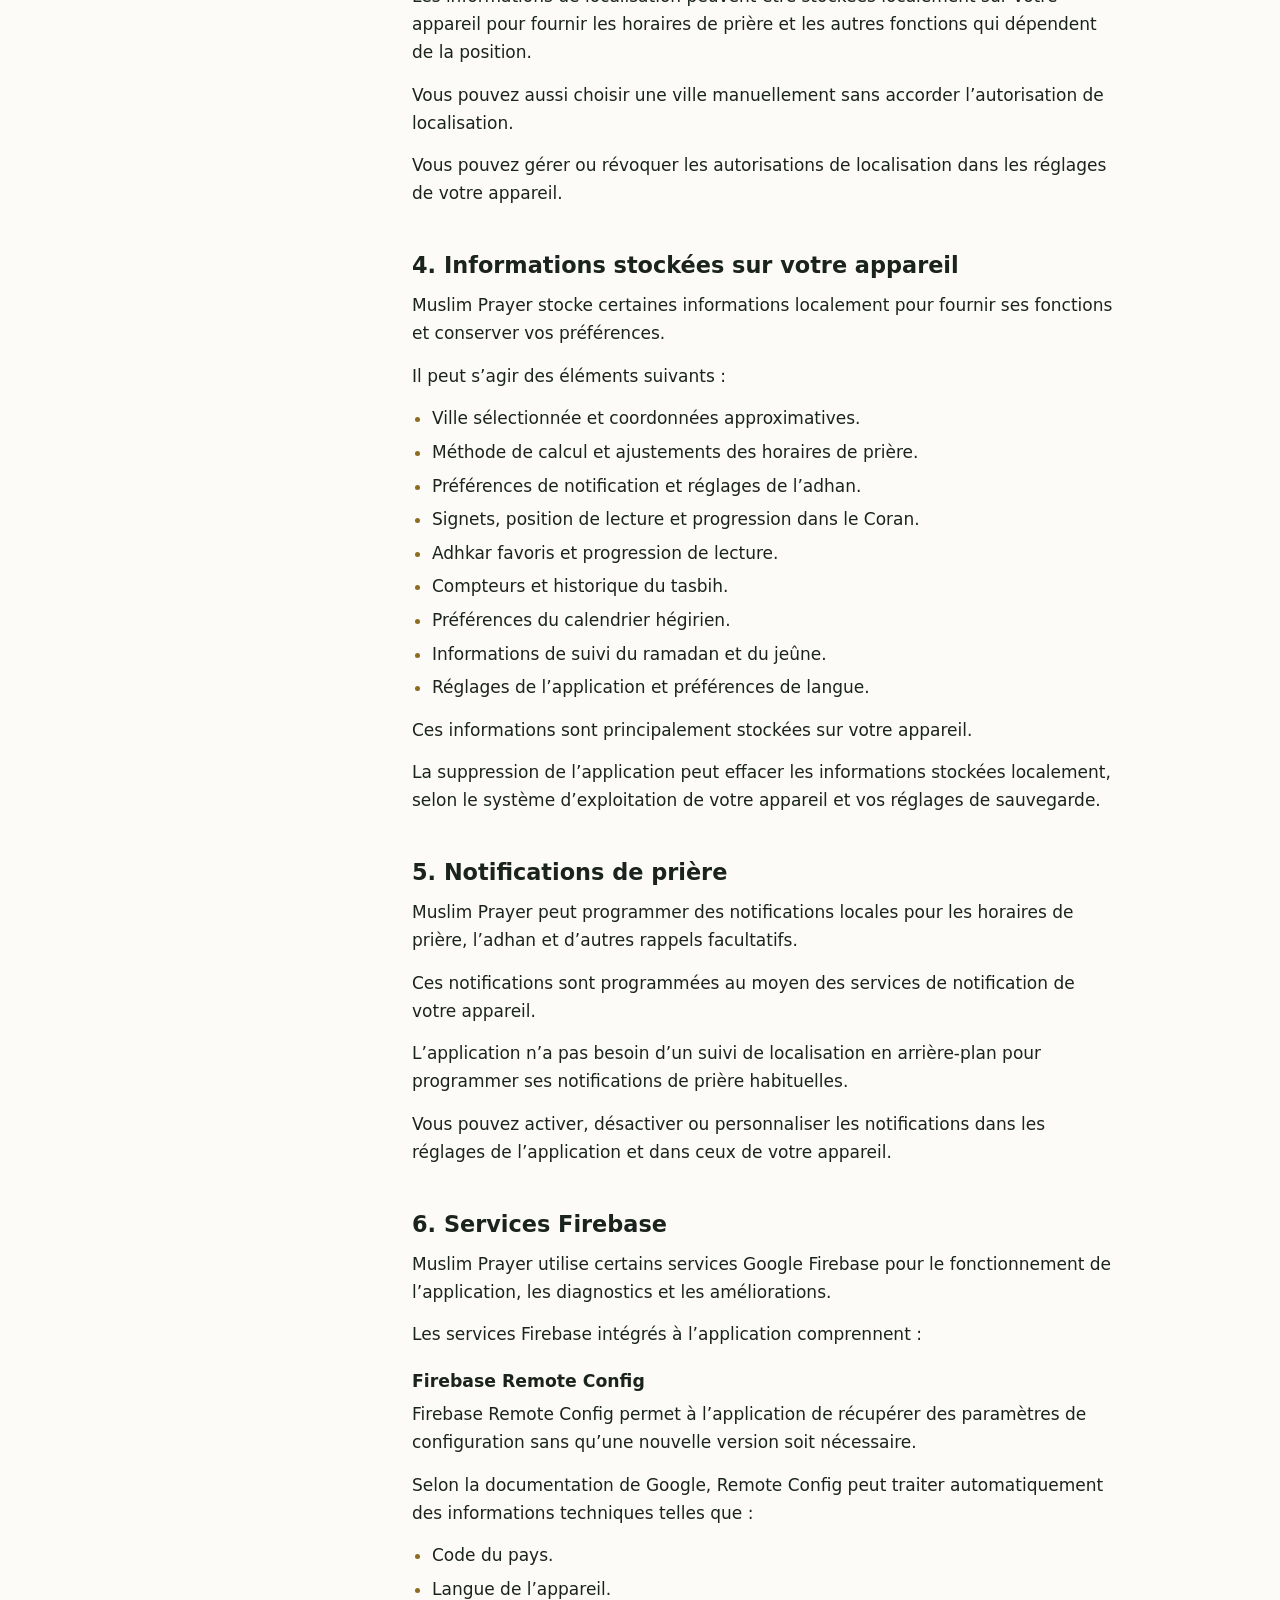
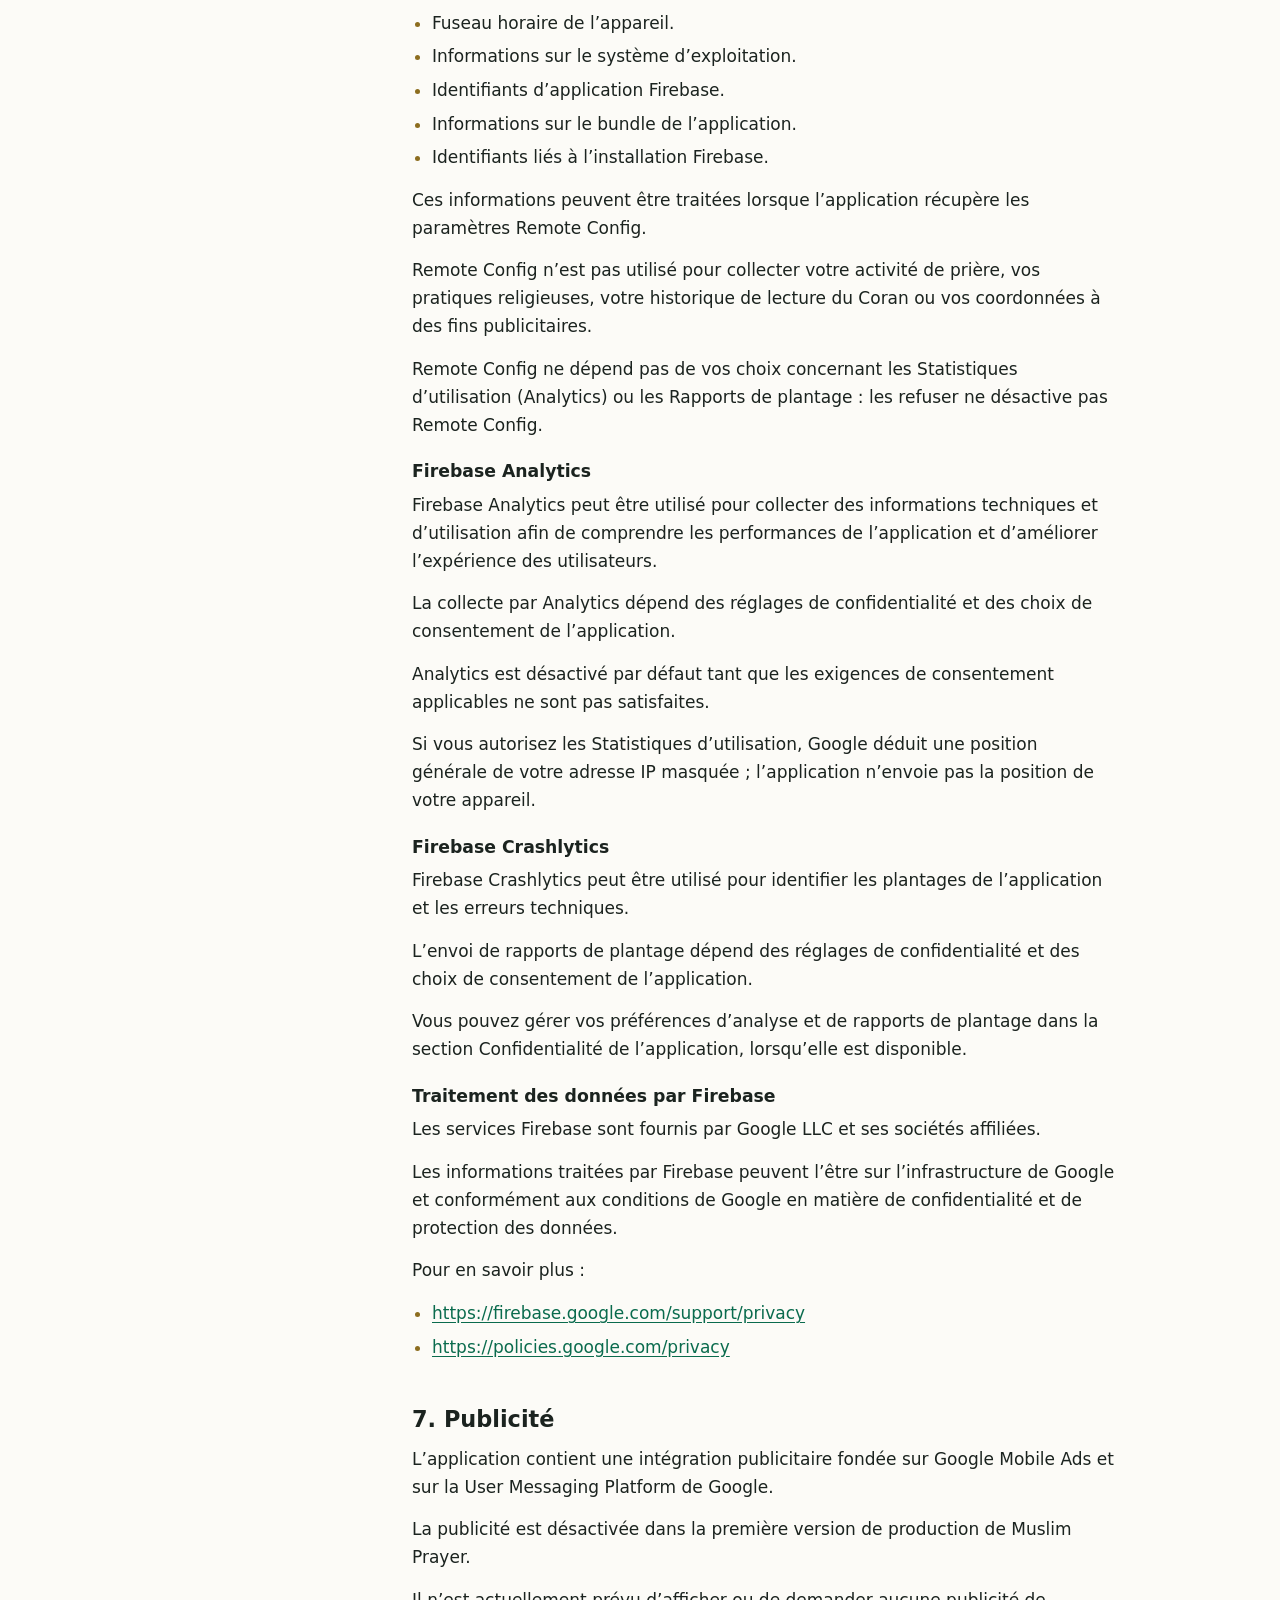
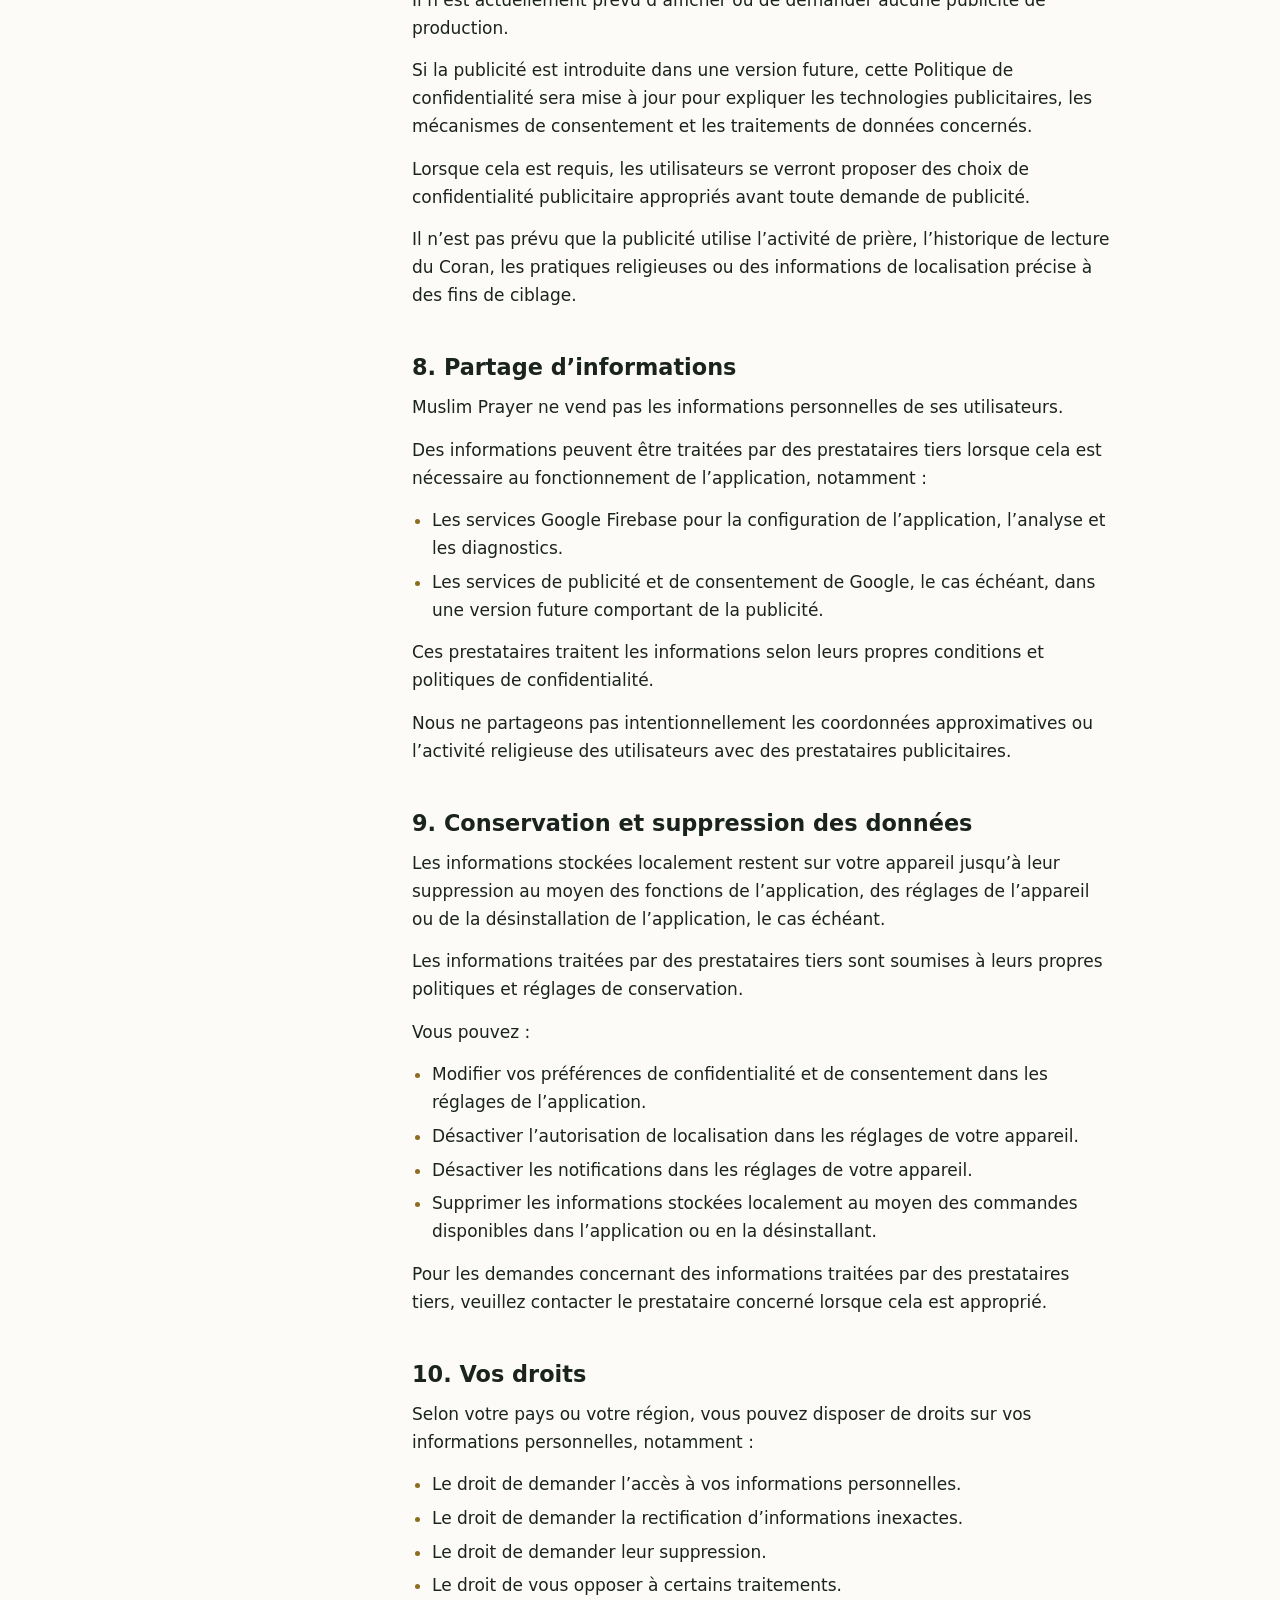
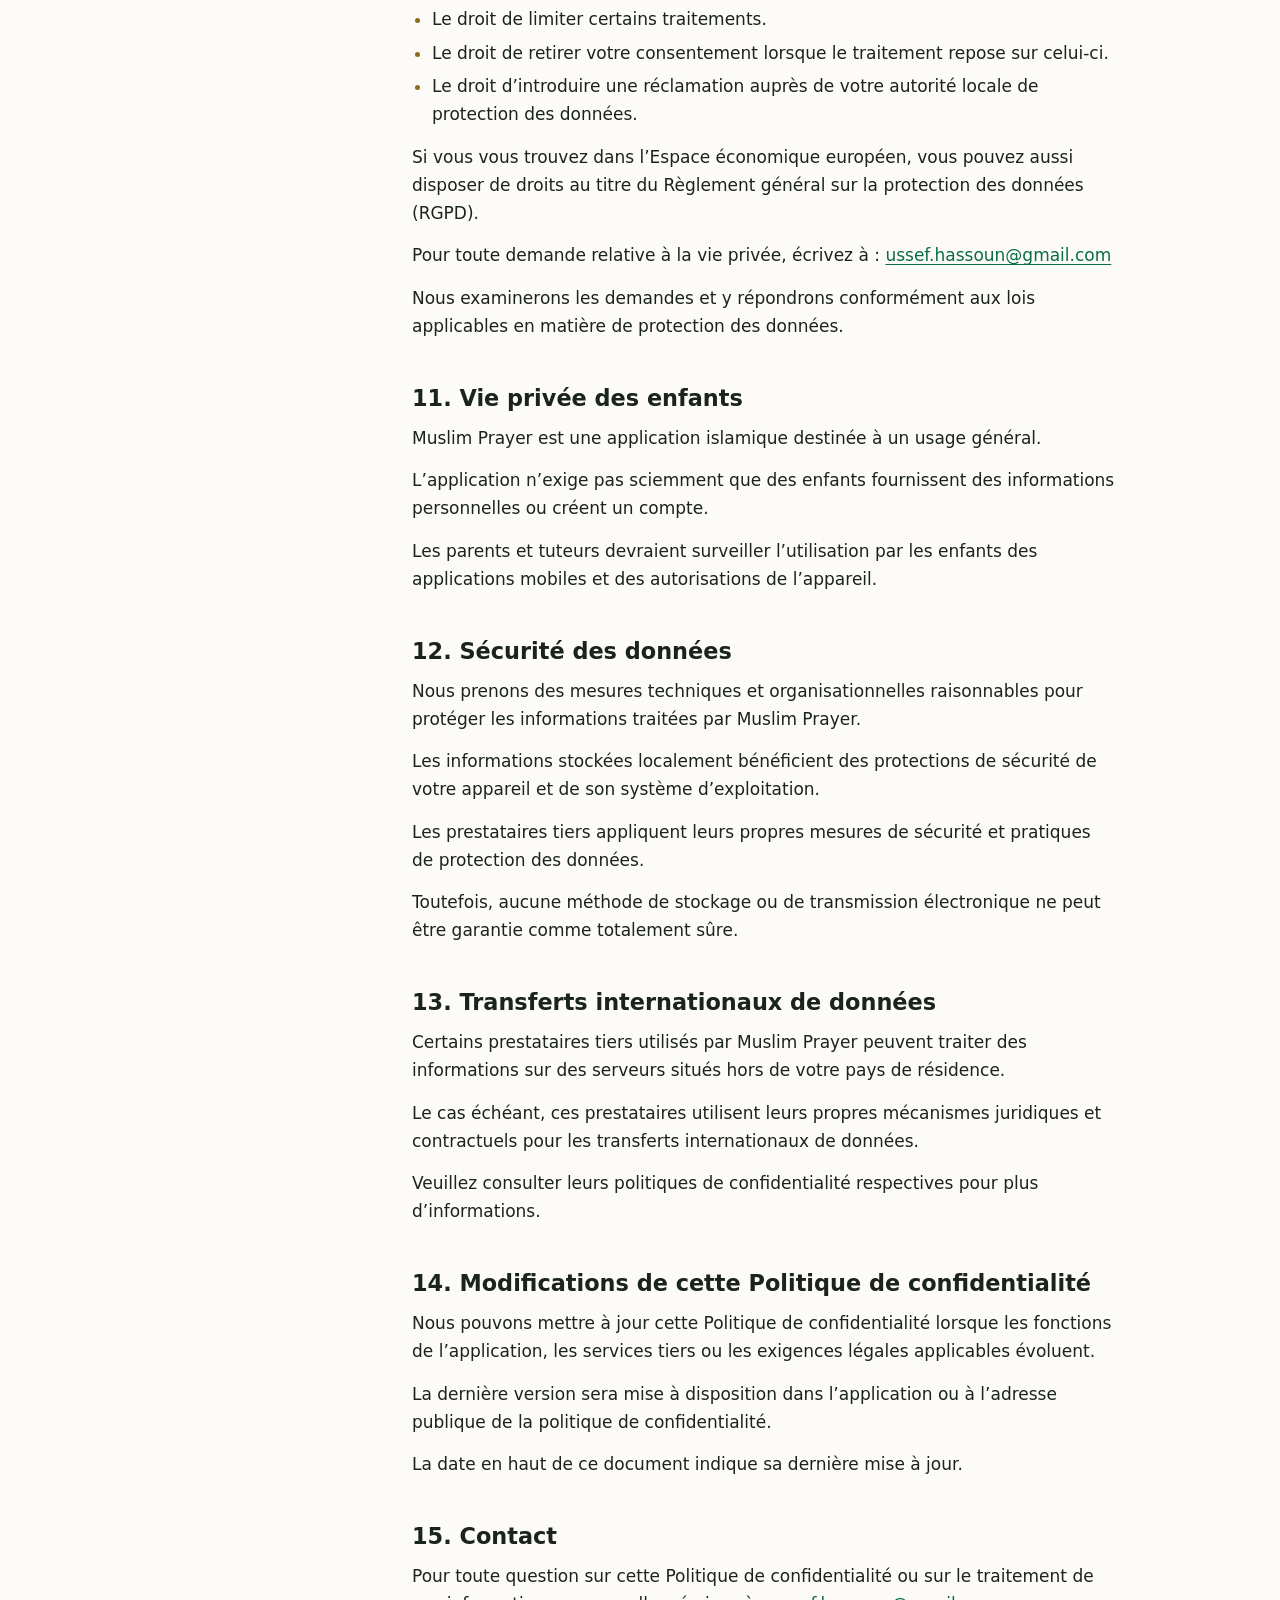
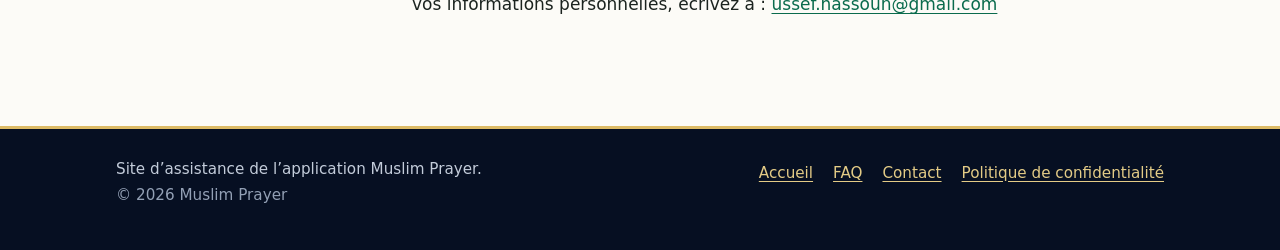
<file: docs/fr/privacy.html>
<!doctype html>
<html lang="fr" dir="ltr">
<head>
<meta charset="utf-8">
<meta name="viewport" content="width=device-width, initial-scale=1">
<title>Politique de confidentialité – Muslim Prayer</title>
<meta name="description" content="Politique de confidentialité de l’application Muslim Prayer : les informations qui peuvent être traitées, leur utilisation, vos choix et vos droits.">
<link rel="canonical" href="https://hassoundev.github.io/muslim-prayer-support/fr/privacy.html">
<link rel="alternate" hreflang="en" href="https://hassoundev.github.io/muslim-prayer-support/privacy.html">
<link rel="alternate" hreflang="fr" href="https://hassoundev.github.io/muslim-prayer-support/fr/privacy.html">
<link rel="alternate" hreflang="ar" href="https://hassoundev.github.io/muslim-prayer-support/ar/privacy.html">
<link rel="alternate" hreflang="x-default" href="https://hassoundev.github.io/muslim-prayer-support/privacy.html">
<meta property="og:type" content="website">
<meta property="og:site_name" content="Muslim Prayer">
<meta property="og:title" content="Politique de confidentialité – Muslim Prayer">
<meta property="og:description" content="Politique de confidentialité de l’application Muslim Prayer : les informations qui peuvent être traitées, leur utilisation, vos choix et vos droits.">
<meta property="og:url" content="https://hassoundev.github.io/muslim-prayer-support/fr/privacy.html">
<meta property="og:image" content="https://hassoundev.github.io/muslim-prayer-support/assets/og.png">
<meta property="og:image:width" content="1200">
<meta property="og:image:height" content="630">
<meta property="og:image:alt" content="Muslim Prayer">
<meta property="og:locale" content="fr_FR">
<meta property="og:locale:alternate" content="en_US">
<meta property="og:locale:alternate" content="ar_AR">
<meta name="twitter:card" content="summary_large_image">
<meta name="color-scheme" content="light dark">
<meta name="theme-color" content="#0D1F40">
<link rel="icon" href="../assets/icon.svg" type="image/svg+xml">
<link rel="icon" href="../assets/favicon-32.png" sizes="32x32" type="image/png">
<link rel="apple-touch-icon" href="../assets/apple-touch-icon.png">
<link rel="stylesheet" href="../assets/style.css">
<script src="../assets/site.js" defer></script>
</head>
<body class="page-privacy">
<a class="skip" href="#main">Aller au contenu</a>
<header class="top">
<div class="wrap top-in">
<a class="brand" href="./"><img src="../assets/icon.svg" width="36" height="36" alt=""><span><bdi>Muslim Prayer</bdi></span></a>
<nav class="main" aria-label="Menu principal"><ul><li><a href="./">Accueil</a></li><li><a href="faq.html">FAQ</a></li><li><a href="contact.html">Contact</a></li><li><a href="privacy.html" aria-current="page">Confidentialité</a></li></ul></nav>
<nav class="langs" aria-label="Langue"><ul><li><a href="../privacy.html" lang="en" hreflang="en" dir="ltr" data-lang-link>English</a></li><li><a href="privacy.html" lang="fr" hreflang="fr" dir="ltr" data-lang-link aria-current="true">Français</a></li><li><a href="../ar/privacy.html" lang="ar" hreflang="ar" dir="rtl" data-lang-link>العربية</a></li></ul></nav>
</div>
</header>
<main id="main">
<div class="pagehead"><div class="wrap"><h1>Politique de confidentialité</h1>
<p class="lead">Dernière mise à jour : 22 novembre 2026</p></div></div>
<div class="wrap faq policy">
<nav class="toc" aria-label="Thèmes"><h2>Thèmes</h2><ul><li><a href="#introduction">Introduction</a></li><li><a href="#no-account">Aucun compte requis</a></li><li><a href="#location">Informations de localisation</a></li><li><a href="#on-device">Informations stockées sur votre appareil</a></li><li><a href="#notifications">Notifications de prière</a></li><li><a href="#firebase">Services Firebase</a></li><li><a href="#advertising">Publicité</a></li><li><a href="#sharing">Partage d’informations</a></li><li><a href="#retention">Conservation et suppression des données</a></li><li><a href="#rights">Vos droits</a></li><li><a href="#children">Vie privée des enfants</a></li><li><a href="#security">Sécurité des données</a></li><li><a href="#transfers">Transferts internationaux de données</a></li><li><a href="#changes">Modifications de cette Politique de confidentialité</a></li><li><a href="#contact">Contact</a></li></ul></nav>
<div class="faq-body"><div class="note plain"><p>Ce texte est une traduction. La version anglaise est la version de référence : <a href="../privacy.html" lang="en" hreflang="en"><bdi>Privacy Policy</bdi></a></p></div>
<section id="introduction" aria-labelledby="h-introduction"><h2 id="h-introduction">1. Introduction</h2><p>Bienvenue dans Muslim Prayer.</p>
<p>Muslim Prayer est une application islamique d’accompagnement conçue pour aider ses utilisateurs à gérer leurs prières quotidiennes et à accéder à des ressources islamiques, notamment la lecture du Coran, les adhkar, la direction de la Qibla, le calendrier hégirien et des fonctions pour le ramadan.</p>
<p>Nous respectons votre vie privée et cherchons à ne collecter que les informations nécessaires au fonctionnement et à l’amélioration de l’application.</p>
<p>Cette Politique de confidentialité explique quelles informations peuvent être traitées lorsque vous utilisez Muslim Prayer, comment elles sont utilisées, et de quels choix et droits vous disposez.</p>
<ul><li><b>Application :</b> Muslim Prayer</li><li><b>Développeur / responsable du traitement :</b> Youssef HASSOUN</li><li><b>E-mail de contact :</b> <a class="" href="mailto:ussef.hassoun@gmail.com?subject=Muslim%20Prayer%20%E2%80%93%20assistance"><bdi dir="ltr">ussef.hassoun@gmail.com</bdi></a></li><li><b>Site web :</b> <a href="./"><bdi dir="ltr">https://hassoundev.github.io/muslim-prayer-support/fr/</bdi></a></li></ul></section><section id="no-account" aria-labelledby="h-no-account"><h2 id="h-no-account">2. Aucun compte requis</h2><p>Muslim Prayer ne vous demande ni de créer un compte ni de vous inscrire pour utiliser ses fonctions principales.</p>
<p>Nous ne vous demandons pas votre nom, votre numéro de téléphone ou votre adresse e-mail pour accéder aux horaires de prière, au Coran, aux adhkar, au tasbih, à la Qibla ou au calendrier islamique.</p></section><section id="location" aria-labelledby="h-location"><h2 id="h-location">3. Informations de localisation</h2><p>Muslim Prayer utilise des informations de localisation approximative pour calculer les horaires de prière et déterminer la direction de la Qibla.</p>
<p>L’accès à la localisation :</p>
<ul><li>N’est demandé que lorsque vous choisissez explicitement d’utiliser la fonction de localisation.</li><li>Utilise une position approximative et non un positionnement GPS précis.</li><li>Ne nécessite pas d’accès à la localisation en arrière-plan.</li><li>N’est pas un suivi continu.</li><li>Ne donne pas lieu à une transmission intentionnelle à Firebase Analytics ou à des services publicitaires.</li></ul>
<p>Les informations de localisation peuvent être stockées localement sur votre appareil pour fournir les horaires de prière et les autres fonctions qui dépendent de la position.</p>
<p>Vous pouvez aussi choisir une ville manuellement sans accorder l’autorisation de localisation.</p>
<p>Vous pouvez gérer ou révoquer les autorisations de localisation dans les réglages de votre appareil.</p></section><section id="on-device" aria-labelledby="h-on-device"><h2 id="h-on-device">4. Informations stockées sur votre appareil</h2><p>Muslim Prayer stocke certaines informations localement pour fournir ses fonctions et conserver vos préférences.</p>
<p>Il peut s’agir des éléments suivants :</p>
<ul><li>Ville sélectionnée et coordonnées approximatives.</li><li>Méthode de calcul et ajustements des horaires de prière.</li><li>Préférences de notification et réglages de l’adhan.</li><li>Signets, position de lecture et progression dans le Coran.</li><li>Adhkar favoris et progression de lecture.</li><li>Compteurs et historique du tasbih.</li><li>Préférences du calendrier hégirien.</li><li>Informations de suivi du ramadan et du jeûne.</li><li>Réglages de l’application et préférences de langue.</li></ul>
<p>Ces informations sont principalement stockées sur votre appareil.</p>
<p>La suppression de l’application peut effacer les informations stockées localement, selon le système d’exploitation de votre appareil et vos réglages de sauvegarde.</p></section><section id="notifications" aria-labelledby="h-notifications"><h2 id="h-notifications">5. Notifications de prière</h2><p>Muslim Prayer peut programmer des notifications locales pour les horaires de prière, l’adhan et d’autres rappels facultatifs.</p>
<p>Ces notifications sont programmées au moyen des services de notification de votre appareil.</p>
<p>L’application n’a pas besoin d’un suivi de localisation en arrière-plan pour programmer ses notifications de prière habituelles.</p>
<p>Vous pouvez activer, désactiver ou personnaliser les notifications dans les réglages de l’application et dans ceux de votre appareil.</p></section><section id="firebase" aria-labelledby="h-firebase"><h2 id="h-firebase">6. Services Firebase</h2><p>Muslim Prayer utilise certains services Google Firebase pour le fonctionnement de l’application, les diagnostics et les améliorations.</p>
<p>Les services Firebase intégrés à l’application comprennent :</p>
<h3>Firebase Remote Config</h3>
<p>Firebase Remote Config permet à l’application de récupérer des paramètres de configuration sans qu’une nouvelle version soit nécessaire.</p>
<p>Selon la documentation de Google, Remote Config peut traiter automatiquement des informations techniques telles que :</p>
<ul><li>Code du pays.</li><li>Langue de l’appareil.</li><li>Fuseau horaire de l’appareil.</li><li>Informations sur le système d’exploitation.</li><li>Identifiants d’application Firebase.</li><li>Informations sur le bundle de l’application.</li><li>Identifiants liés à l’installation Firebase.</li></ul>
<p>Ces informations peuvent être traitées lorsque l’application récupère les paramètres Remote Config.</p>
<p>Remote Config n’est pas utilisé pour collecter votre activité de prière, vos pratiques religieuses, votre historique de lecture du Coran ou vos coordonnées à des fins publicitaires.</p>
<p>Remote Config ne dépend pas de vos choix concernant les Statistiques d’utilisation (Analytics) ou les Rapports de plantage : les refuser ne désactive pas Remote Config.</p>
<h3>Firebase Analytics</h3>
<p>Firebase Analytics peut être utilisé pour collecter des informations techniques et d’utilisation afin de comprendre les performances de l’application et d’améliorer l’expérience des utilisateurs.</p>
<p>La collecte par Analytics dépend des réglages de confidentialité et des choix de consentement de l’application.</p>
<p>Analytics est désactivé par défaut tant que les exigences de consentement applicables ne sont pas satisfaites.</p>
<p>Si vous autorisez les Statistiques d’utilisation, Google déduit une position générale de votre adresse IP masquée ; l’application n’envoie pas la position de votre appareil.</p>
<h3>Firebase Crashlytics</h3>
<p>Firebase Crashlytics peut être utilisé pour identifier les plantages de l’application et les erreurs techniques.</p>
<p>L’envoi de rapports de plantage dépend des réglages de confidentialité et des choix de consentement de l’application.</p>
<p>Vous pouvez gérer vos préférences d’analyse et de rapports de plantage dans la section Confidentialité de l’application, lorsqu’elle est disponible.</p>
<h3>Traitement des données par Firebase</h3>
<p>Les services Firebase sont fournis par Google LLC et ses sociétés affiliées.</p>
<p>Les informations traitées par Firebase peuvent l’être sur l’infrastructure de Google et conformément aux conditions de Google en matière de confidentialité et de protection des données.</p>
<p>Pour en savoir plus :</p>
<ul><li><a href="https://firebase.google.com/support/privacy" rel="noopener noreferrer"><bdi dir="ltr">https://firebase.google.com/support/privacy</bdi></a></li><li><a href="https://policies.google.com/privacy" rel="noopener noreferrer"><bdi dir="ltr">https://policies.google.com/privacy</bdi></a></li></ul></section><section id="advertising" aria-labelledby="h-advertising"><h2 id="h-advertising">7. Publicité</h2><p>L’application contient une intégration publicitaire fondée sur Google Mobile Ads et sur la User Messaging Platform de Google.</p>
<p>La publicité est désactivée dans la première version de production de Muslim Prayer.</p>
<p>Il n’est actuellement prévu d’afficher ou de demander aucune publicité de production.</p>
<p>Si la publicité est introduite dans une version future, cette Politique de confidentialité sera mise à jour pour expliquer les technologies publicitaires, les mécanismes de consentement et les traitements de données concernés.</p>
<p>Lorsque cela est requis, les utilisateurs se verront proposer des choix de confidentialité publicitaire appropriés avant toute demande de publicité.</p>
<p>Il n’est pas prévu que la publicité utilise l’activité de prière, l’historique de lecture du Coran, les pratiques religieuses ou des informations de localisation précise à des fins de ciblage.</p></section><section id="sharing" aria-labelledby="h-sharing"><h2 id="h-sharing">8. Partage d’informations</h2><p>Muslim Prayer ne vend pas les informations personnelles de ses utilisateurs.</p>
<p>Des informations peuvent être traitées par des prestataires tiers lorsque cela est nécessaire au fonctionnement de l’application, notamment :</p>
<ul><li>Les services Google Firebase pour la configuration de l’application, l’analyse et les diagnostics.</li><li>Les services de publicité et de consentement de Google, le cas échéant, dans une version future comportant de la publicité.</li></ul>
<p>Ces prestataires traitent les informations selon leurs propres conditions et politiques de confidentialité.</p>
<p>Nous ne partageons pas intentionnellement les coordonnées approximatives ou l’activité religieuse des utilisateurs avec des prestataires publicitaires.</p></section><section id="retention" aria-labelledby="h-retention"><h2 id="h-retention">9. Conservation et suppression des données</h2><p>Les informations stockées localement restent sur votre appareil jusqu’à leur suppression au moyen des fonctions de l’application, des réglages de l’appareil ou de la désinstallation de l’application, le cas échéant.</p>
<p>Les informations traitées par des prestataires tiers sont soumises à leurs propres politiques et réglages de conservation.</p>
<p>Vous pouvez :</p>
<ul><li>Modifier vos préférences de confidentialité et de consentement dans les réglages de l’application.</li><li>Désactiver l’autorisation de localisation dans les réglages de votre appareil.</li><li>Désactiver les notifications dans les réglages de votre appareil.</li><li>Supprimer les informations stockées localement au moyen des commandes disponibles dans l’application ou en la désinstallant.</li></ul>
<p>Pour les demandes concernant des informations traitées par des prestataires tiers, veuillez contacter le prestataire concerné lorsque cela est approprié.</p></section><section id="rights" aria-labelledby="h-rights"><h2 id="h-rights">10. Vos droits</h2><p>Selon votre pays ou votre région, vous pouvez disposer de droits sur vos informations personnelles, notamment :</p>
<ul><li>Le droit de demander l’accès à vos informations personnelles.</li><li>Le droit de demander la rectification d’informations inexactes.</li><li>Le droit de demander leur suppression.</li><li>Le droit de vous opposer à certains traitements.</li><li>Le droit de limiter certains traitements.</li><li>Le droit de retirer votre consentement lorsque le traitement repose sur celui-ci.</li><li>Le droit d’introduire une réclamation auprès de votre autorité locale de protection des données.</li></ul>
<p>Si vous vous trouvez dans l’Espace économique européen, vous pouvez aussi disposer de droits au titre du Règlement général sur la protection des données (RGPD).</p>
<p>Pour toute demande relative à la vie privée, écrivez à : <a class="" href="mailto:ussef.hassoun@gmail.com?subject=Muslim%20Prayer%20%E2%80%93%20assistance"><bdi dir="ltr">ussef.hassoun@gmail.com</bdi></a></p>
<p>Nous examinerons les demandes et y répondrons conformément aux lois applicables en matière de protection des données.</p></section><section id="children" aria-labelledby="h-children"><h2 id="h-children">11. Vie privée des enfants</h2><p>Muslim Prayer est une application islamique destinée à un usage général.</p>
<p>L’application n’exige pas sciemment que des enfants fournissent des informations personnelles ou créent un compte.</p>
<p>Les parents et tuteurs devraient surveiller l’utilisation par les enfants des applications mobiles et des autorisations de l’appareil.</p></section><section id="security" aria-labelledby="h-security"><h2 id="h-security">12. Sécurité des données</h2><p>Nous prenons des mesures techniques et organisationnelles raisonnables pour protéger les informations traitées par Muslim Prayer.</p>
<p>Les informations stockées localement bénéficient des protections de sécurité de votre appareil et de son système d’exploitation.</p>
<p>Les prestataires tiers appliquent leurs propres mesures de sécurité et pratiques de protection des données.</p>
<p>Toutefois, aucune méthode de stockage ou de transmission électronique ne peut être garantie comme totalement sûre.</p></section><section id="transfers" aria-labelledby="h-transfers"><h2 id="h-transfers">13. Transferts internationaux de données</h2><p>Certains prestataires tiers utilisés par Muslim Prayer peuvent traiter des informations sur des serveurs situés hors de votre pays de résidence.</p>
<p>Le cas échéant, ces prestataires utilisent leurs propres mécanismes juridiques et contractuels pour les transferts internationaux de données.</p>
<p>Veuillez consulter leurs politiques de confidentialité respectives pour plus d’informations.</p></section><section id="changes" aria-labelledby="h-changes"><h2 id="h-changes">14. Modifications de cette Politique de confidentialité</h2><p>Nous pouvons mettre à jour cette Politique de confidentialité lorsque les fonctions de l’application, les services tiers ou les exigences légales applicables évoluent.</p>
<p>La dernière version sera mise à disposition dans l’application ou à l’adresse publique de la politique de confidentialité.</p>
<p>La date en haut de ce document indique sa dernière mise à jour.</p></section><section id="contact" aria-labelledby="h-contact"><h2 id="h-contact">15. Contact</h2><p>Pour toute question sur cette Politique de confidentialité ou sur le traitement de vos informations personnelles, écrivez à : <a class="" href="mailto:ussef.hassoun@gmail.com?subject=Muslim%20Prayer%20%E2%80%93%20assistance"><bdi dir="ltr">ussef.hassoun@gmail.com</bdi></a></p></section>
</div>
</div>
</main>
<footer class="foot">
<div class="wrap foot-in">
<p>Site d’assistance de l’application Muslim Prayer.<br><span class="copy">© 2026 <bdi>Muslim Prayer</bdi></span></p>
<nav aria-label="Menu principal (2)"><ul><li><a href="./">Accueil</a></li><li><a href="faq.html">FAQ</a></li><li><a href="contact.html">Contact</a></li><li><a href="privacy.html" aria-current="page">Politique de confidentialité</a></li></ul></nav>
</div>
</footer>
</body>
</html>
</file>
<file: docs/assets/style.css>
/* Muslim Prayer support site.
   Colours: lib/core/theme/app_colors.dart (light/dark roles of app_theme.dart)
   and the Khatam Seal icon palette (docs/APP_ICON_DESIGN.md). */
:root {
  --emerald-900: #033d2c; --emerald-800: #05513a; --emerald-700: #0a6b4d;
  --navy: #0d1f40; --navy-deep: #060f22; --navy-light: #17325e;
  --gold: #ddbb66; --gold-line: #e3cb86; --gold-light: #f6e3aa; --ivory: #fff8e6;

  --bg: #fcfbf7; --band: #f7f4ec; --card: #fff; --line: #ddd7c8;
  --text: #1b231f; --muted: #4d5a54;
  --primary: #0a6b4d; --on-primary: #fff; --soft: #d5efe4; --on-soft: #033d2c;
  --accent: #8c6d1f; --accent-soft: #f6edd3; --on-accent-soft: #4a3a0f;
  --font: system-ui, -apple-system, "Segoe UI", Roboto, "Helvetica Neue", Arial, sans-serif;
  color-scheme: light;
}
:root:lang(ar) {
  --font: system-ui, -apple-system, "Segoe UI", "SF Arabic", "Geeza Pro", "Noto Sans Arabic", Tahoma, sans-serif;
}
@media (prefers-color-scheme: dark) {
  :root {
    --bg: #0b1210; --band: #111a17; --card: #17231f; --line: #34443e;
    --text: #e6ece9; --muted: #a9b7b1;
    --primary: #6cc3a2; --on-primary: #033d2c; --soft: #05513a; --on-soft: #d5efe4;
    --accent: #e3cb86; --accent-soft: #2c2610; --on-accent-soft: #f6edd3;
    color-scheme: dark;
  }
}
*, *::before, *::after { box-sizing: border-box; }
html { scroll-padding-top: 1rem; -webkit-text-size-adjust: 100%; }
body { margin: 0; background: var(--bg); color: var(--text); font: 1.0625rem/1.65 var(--font); overflow-wrap: break-word; }
:lang(ar) body, body:lang(ar) { line-height: 1.85; }
img, svg { max-width: 100%; height: auto; display: block; }
h1, h2, h3 { line-height: 1.25; margin: 0; text-wrap: balance; }
:lang(ar) :is(h1, h2, h3) { line-height: 1.45; }
h2 { font-size: 1.5rem; }
p { margin: 0 0 .9rem; }
p:last-child { margin-bottom: 0; }
ul { margin: 0; padding: 0; }
a { color: var(--primary); text-underline-offset: .18em; }
a:focus-visible, summary:focus-visible { outline: 3px solid var(--gold); outline-offset: 3px; border-radius: 6px; }
.wrap { width: 100%; max-width: 68rem; margin-inline: auto; padding-inline: 1.25rem; }
.skip { position: absolute; inset-inline-start: 1rem; top: -4rem; background: var(--gold-light); color: var(--navy-deep); padding: .6rem 1rem; border-radius: 0 0 12px 12px; z-index: 5; }
.skip:focus { top: 0; }

/* Header */
.top { background: var(--navy); color: #fff; }
.top-in { display: flex; flex-wrap: wrap; align-items: center; gap: .35rem 1.25rem; padding-block: .7rem; }
.top ul { display: flex; flex-wrap: wrap; list-style: none; }
.top a { color: inherit; text-decoration: none; }
.brand { display: flex; align-items: center; gap: .65rem; font-weight: 650; white-space: nowrap; }
.brand img { border-radius: 9px; box-shadow: 0 0 0 1px rgb(227 203 134 / .55); }
.main { margin-inline-start: auto; }
.main a { display: block; padding: .55rem .7rem; color: #d7deea; font-size: .97rem; border-radius: 8px; }
.main a:hover { color: #fff; background: rgb(255 255 255 / .08); }
.main a[aria-current] { color: var(--gold-light); box-shadow: inset 0 -2px var(--gold); border-radius: 8px 8px 0 0; }
.langs ul { border: 1px solid rgb(227 203 134 / .45); border-radius: 999px; padding: 2px; flex-wrap: nowrap; }
.langs a { display: block; padding: .35rem .75rem; border-radius: 999px; font-size: .9rem; line-height: 1.5; white-space: nowrap; }
.langs a:hover { background: rgb(255 255 255 / .1); }
.langs a[aria-current] { background: var(--gold-light); color: var(--navy-deep); }

/* Home hero */
.hero { background: radial-gradient(90rem 50rem at 50% -10%, var(--navy-light), var(--navy) 45%, var(--navy-deep)); color: #e9edf4; position: relative; overflow: hidden; border-bottom: 3px solid var(--gold); }
.hero::before { content: ""; position: absolute; inset: 0; background: url(pattern.svg) center / 7rem; opacity: .13; }
.hero-in { position: relative; display: grid; grid-template-columns: 1.15fr .85fr; gap: 2rem 3rem; align-items: end; }
.hero-text { padding-block: 4.5rem; align-self: center; }
.kicker { color: var(--gold-line); margin-bottom: .5rem; }
.hero h1 { font-size: clamp(2.4rem, 6vw, 3.6rem); color: var(--ivory); font-weight: 700; letter-spacing: -.02em; }
.lead { font-size: 1.15rem; }
.hero .lead { margin: 1rem 0 1.75rem; max-width: 34rem; }
.actions { display: flex; flex-wrap: wrap; gap: .75rem; }
.btn { display: inline-block; padding: .8rem 1.5rem; border-radius: 12px; font-weight: 600; text-decoration: none; line-height: 1.4; }
.btn.gold { background: var(--gold); color: var(--navy-deep); }
.btn.gold:hover { background: var(--gold-light); }
.btn.line { border: 1px solid var(--gold-line); color: var(--ivory); padding-block: calc(.8rem - 1px); }
.btn.line:hover { background: rgb(255 255 255 / .08); }
.btn.green { background: var(--primary); color: var(--on-primary); }
.btn.green:hover { filter: brightness(1.1); }
.phone { justify-self: center; width: min(17.5rem, 78vw); max-height: 29rem; overflow: hidden; margin-top: 3rem; border: 8px solid #02060f; border-bottom: 0; border-radius: 42px 42px 0 0; box-shadow: 0 0 0 1px rgb(227 203 134 / .5); background: #fcfbf7; }
.phone img { width: 100%; }

/* Sections */
.sec { padding-block: 3.25rem; }
.band { background: var(--band); border-block: 1px solid var(--line); }
.sec > h2 { margin-bottom: 1.5rem; }
.topics { list-style: none; display: grid; grid-template-columns: repeat(auto-fill, minmax(min(100%, 15rem), 1fr)); gap: .75rem; }
.topics a { height: 100%; display: flex; align-items: center; justify-content: space-between; gap: 1rem; min-height: 3.75rem; padding: .75rem 1.15rem; background: var(--card); border: 1px solid var(--line); border-radius: 20px; color: var(--text); text-decoration: none; font-weight: 550; }
.topics a:hover { border-color: var(--accent); }
.chev { width: 1.1rem; flex: none; fill: none; stroke: var(--accent); stroke-width: 2.2; stroke-linecap: round; stroke-linejoin: round; }
[dir=rtl] .chev { transform: scaleX(-1); }
.star { width: 1.35rem; height: 1.35rem; flex: none; fill: var(--primary); stroke: var(--accent); stroke-width: 1.1; stroke-linejoin: round; overflow: visible; }
.features { list-style: none; display: grid; grid-template-columns: repeat(auto-fit, minmax(min(100%, 18rem), 1fr)); gap: 1.75rem 2.25rem; }
.features li { display: flex; gap: .85rem; }
.features .star { margin-top: .15rem; }
.features h3 { font-size: 1.1rem; margin-bottom: .3rem; }
.features p { color: var(--muted); }
.duo { display: grid; grid-template-columns: repeat(auto-fit, minmax(min(100%, 22rem), 1fr)); gap: 1.25rem; }
.duo h2, .card h2 { font-size: 1.25rem; margin-bottom: .6rem; }
.duo.last { padding-top: 0; padding-bottom: 4rem; }
.note { background: var(--accent-soft); color: var(--on-accent-soft); border-radius: 20px; padding: 1.5rem; }
.note.plain { background: var(--soft); color: var(--on-soft); }
.card { background: var(--card); border: 1px solid var(--line); border-radius: 20px; padding: 1.5rem; }
.email { font-weight: 650; font-size: 1.1rem; overflow-wrap: anywhere; }
.strong { font-weight: 600; }
.hint { display: block; color: var(--muted); font-size: .92rem; margin-top: .2rem; }
.is-placeholder { background: #ffe08a; color: #4a2b00; padding: .15em .45em; border-radius: 6px; outline: 2px dashed #b3261e; outline-offset: 2px; }
.placeholder-note { display: block; color: #b3261e; font-size: .92rem; font-weight: 400; margin-top: .6rem; }
@media (prefers-color-scheme: dark) { .placeholder-note { color: #f2b8b5; } }

/* FAQ and contact */
.pagehead { background: var(--band); border-bottom: 1px solid var(--line); padding-block: 2.75rem; }
.pagehead h1 { font-size: clamp(1.9rem, 5vw, 2.6rem); letter-spacing: -.015em; margin-bottom: .6rem; }
:lang(ar) :is(.pagehead h1, .hero h1) { letter-spacing: 0; }
.pagehead .lead { color: var(--muted); max-width: 44rem; }
.faq { display: grid; grid-template-columns: 15.5rem minmax(0, 1fr); gap: 3rem; padding-block: 2.5rem 4rem; align-items: start; }
.toc { position: sticky; top: 1.25rem; }
.toc h2 { font-size: .95rem; color: var(--muted); font-weight: 600; margin-bottom: .5rem; }
.toc ul { list-style: none; border-inline-start: 2px solid var(--line); }
.toc a { display: block; padding: .38rem .9rem; color: var(--text); text-decoration: none; font-size: .97rem; line-height: 1.45; }
.toc a:hover { color: var(--primary); text-decoration: underline; }
.faq-body section { margin-bottom: 2.75rem; scroll-margin-top: 1rem; }
.faq-body section > h2 { display: flex; align-items: center; gap: .7rem; margin-bottom: .75rem; font-size: 1.4rem; }
details { border-bottom: 1px solid var(--line); scroll-margin-top: 1rem; }
summary { display: flex; justify-content: space-between; align-items: center; gap: 1rem; padding: .95rem .25rem; cursor: pointer; list-style: none; }
summary::-webkit-details-marker { display: none; }
summary::after { content: ""; flex: none; width: .55rem; height: .55rem; margin-inline: .5rem; border: solid var(--accent); border-width: 0 2px 2px 0; transform: translateY(-2px) rotate(45deg); transition: transform .15s; }
details[open] summary::after { transform: translateY(2px) rotate(225deg); }
summary h3 { font-size: 1.05rem; font-weight: 600; }
summary:hover h3 { color: var(--primary); }
.answer { padding: 0 .25rem 1.25rem; max-width: 42rem; }
.answer ul, .contact ul { padding-inline-start: 1.25rem; margin-bottom: .9rem; }
.answer li, .contact li { margin-bottom: .35rem; }
li::marker { color: var(--accent); }
.after { margin-top: 1.1rem; }
.contact { display: grid; grid-template-columns: minmax(0, 24rem) minmax(0, 1fr); gap: 2.5rem 3.5rem; padding-block: 2.75rem 4rem; align-items: start; }
.label { color: var(--muted); margin-bottom: .25rem; }
.big { margin-bottom: 1.25rem; }
.contact-side section { margin-bottom: 2rem; }
.contact-side h2 { font-size: 1.2rem; margin-bottom: .5rem; }

/* Privacy policy */
.policy section { max-width: 44rem; }
.policy section ul { padding-inline-start: 1.25rem; margin-bottom: .9rem; }
.policy section li { margin-bottom: .35rem; }
.policy section h3 { font-size: 1.08rem; margin: 1.4rem 0 .5rem; }
.policy .note { max-width: 44rem; margin-bottom: 2rem; padding: 1rem 1.25rem; }
.policy .note a { color: inherit; }

/* Footer, 404 */
.foot { background: var(--navy-deep); color: #c3ccda; font-size: .95rem; border-top: 3px solid var(--gold); }
.foot-in { display: flex; flex-wrap: wrap; justify-content: space-between; gap: 1rem 2rem; padding-block: 1.75rem; }
.foot ul { display: flex; flex-wrap: wrap; gap: .35rem 1.25rem; list-style: none; }
.foot a { color: var(--gold-line); display: inline-block; padding-block: .2rem; }
.copy { color: #93a0b5; }
.nf { padding-block: 3rem; }
.nf img { border-radius: 18px; }
.nf h1 { margin-block: 1rem 1.5rem; }
.nf-grid { display: grid; grid-template-columns: repeat(auto-fit, minmax(min(100%, 17rem), 1fr)); gap: 2rem; }
.nf h2 { font-size: 1.2rem; margin-bottom: .5rem; }

@media (max-width: 60rem) {
  .main { order: 3; width: 100%; margin: 0 -.7rem; }
  .top-in { justify-content: space-between; }
}
@media (max-width: 48rem) {
  .hero-in, .faq, .contact { grid-template-columns: minmax(0, 1fr); }
  .hero-text { padding-block: 3rem 0; }
  .phone { margin-top: 1rem; max-height: 22rem; }
  .sec { padding-block: 2.5rem; }
  .faq { gap: 2rem; padding-top: 1.5rem; }
  .toc { position: static; }
  .policy .toc { display: none; }
}
@media (max-width: 30rem) {
  .brand { gap: .5rem; font-size: .98rem; }
  .brand img { width: 30px; height: 30px; border-radius: 8px; }
  .langs a { padding-inline: .5rem; font-size: .84rem; }
  .top-in { column-gap: .4rem; }
  .main a { padding-inline: .55rem; font-size: .92rem; }
  .main { margin: 0 -.55rem; }
}
@media (prefers-reduced-motion: reduce) { summary::after { transition: none; } }
@media print { .top, .foot, .toc, .phone { display: none; } }
</file>
